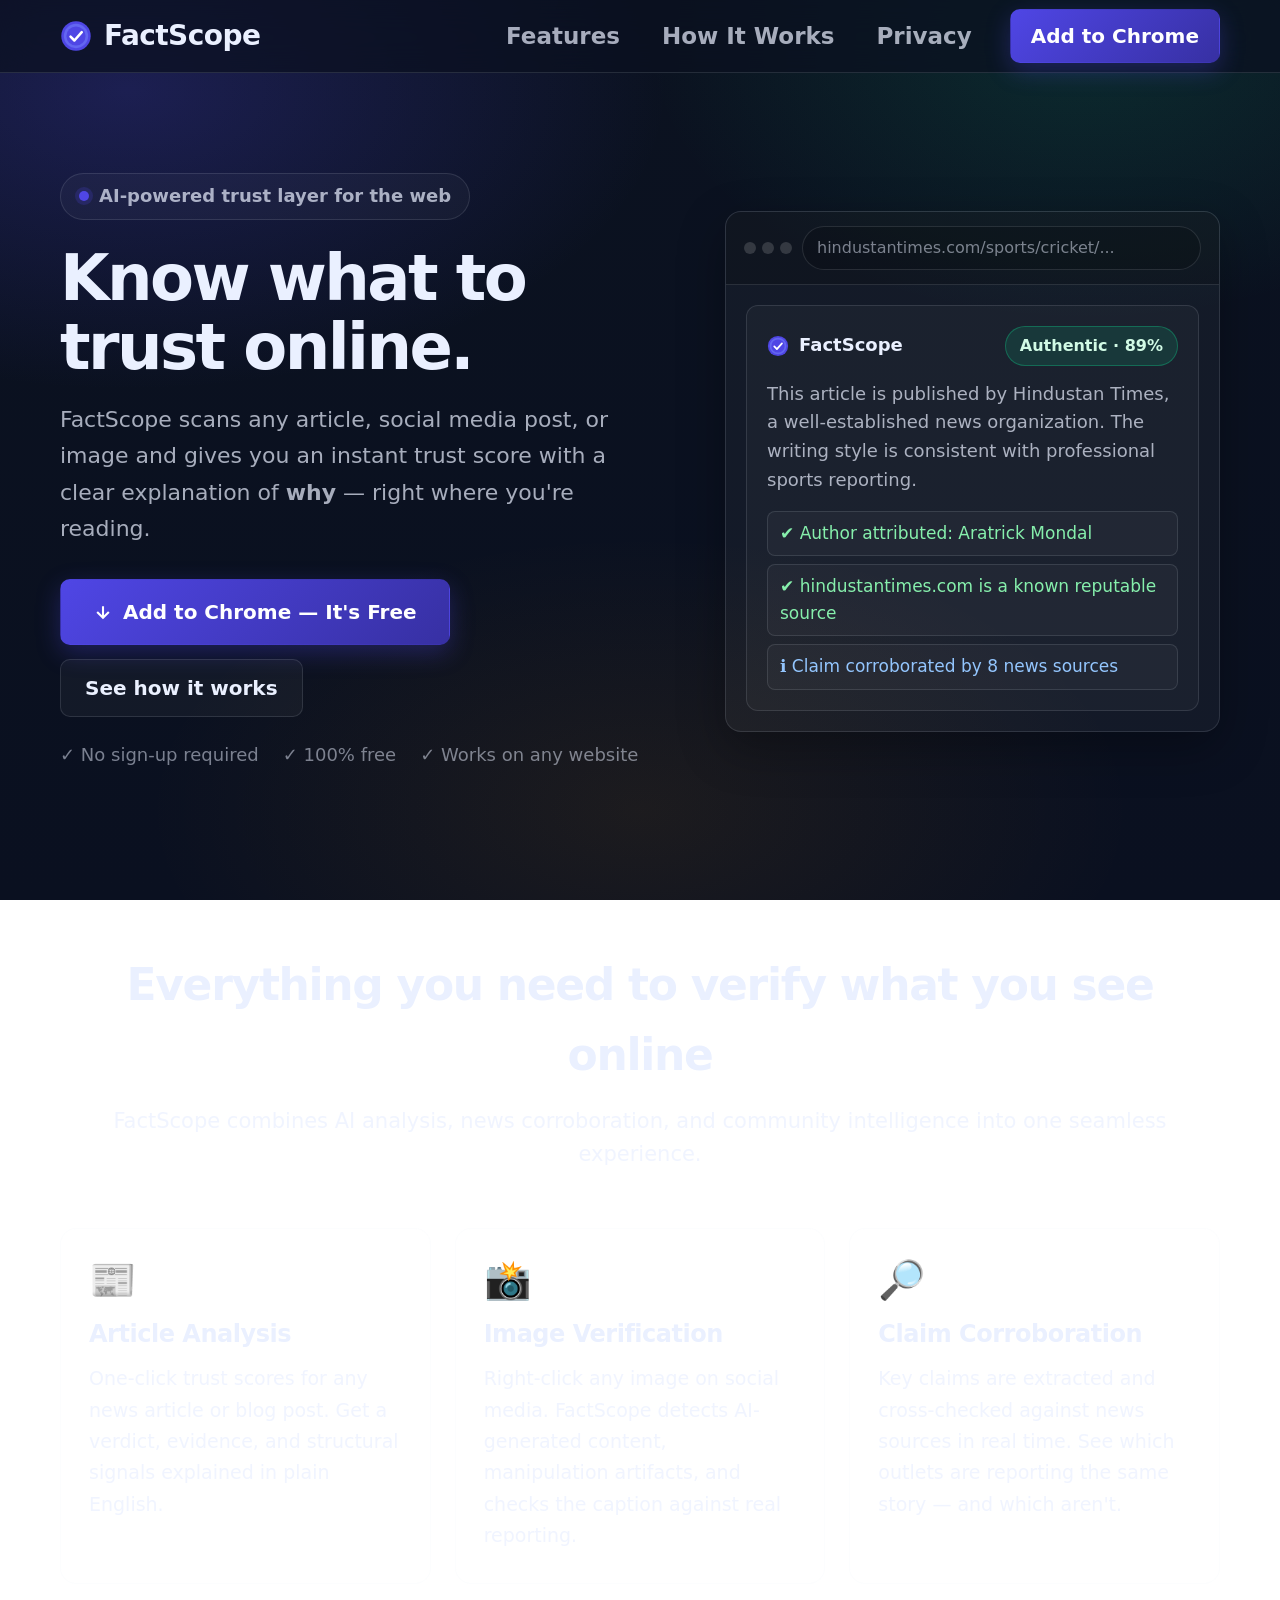
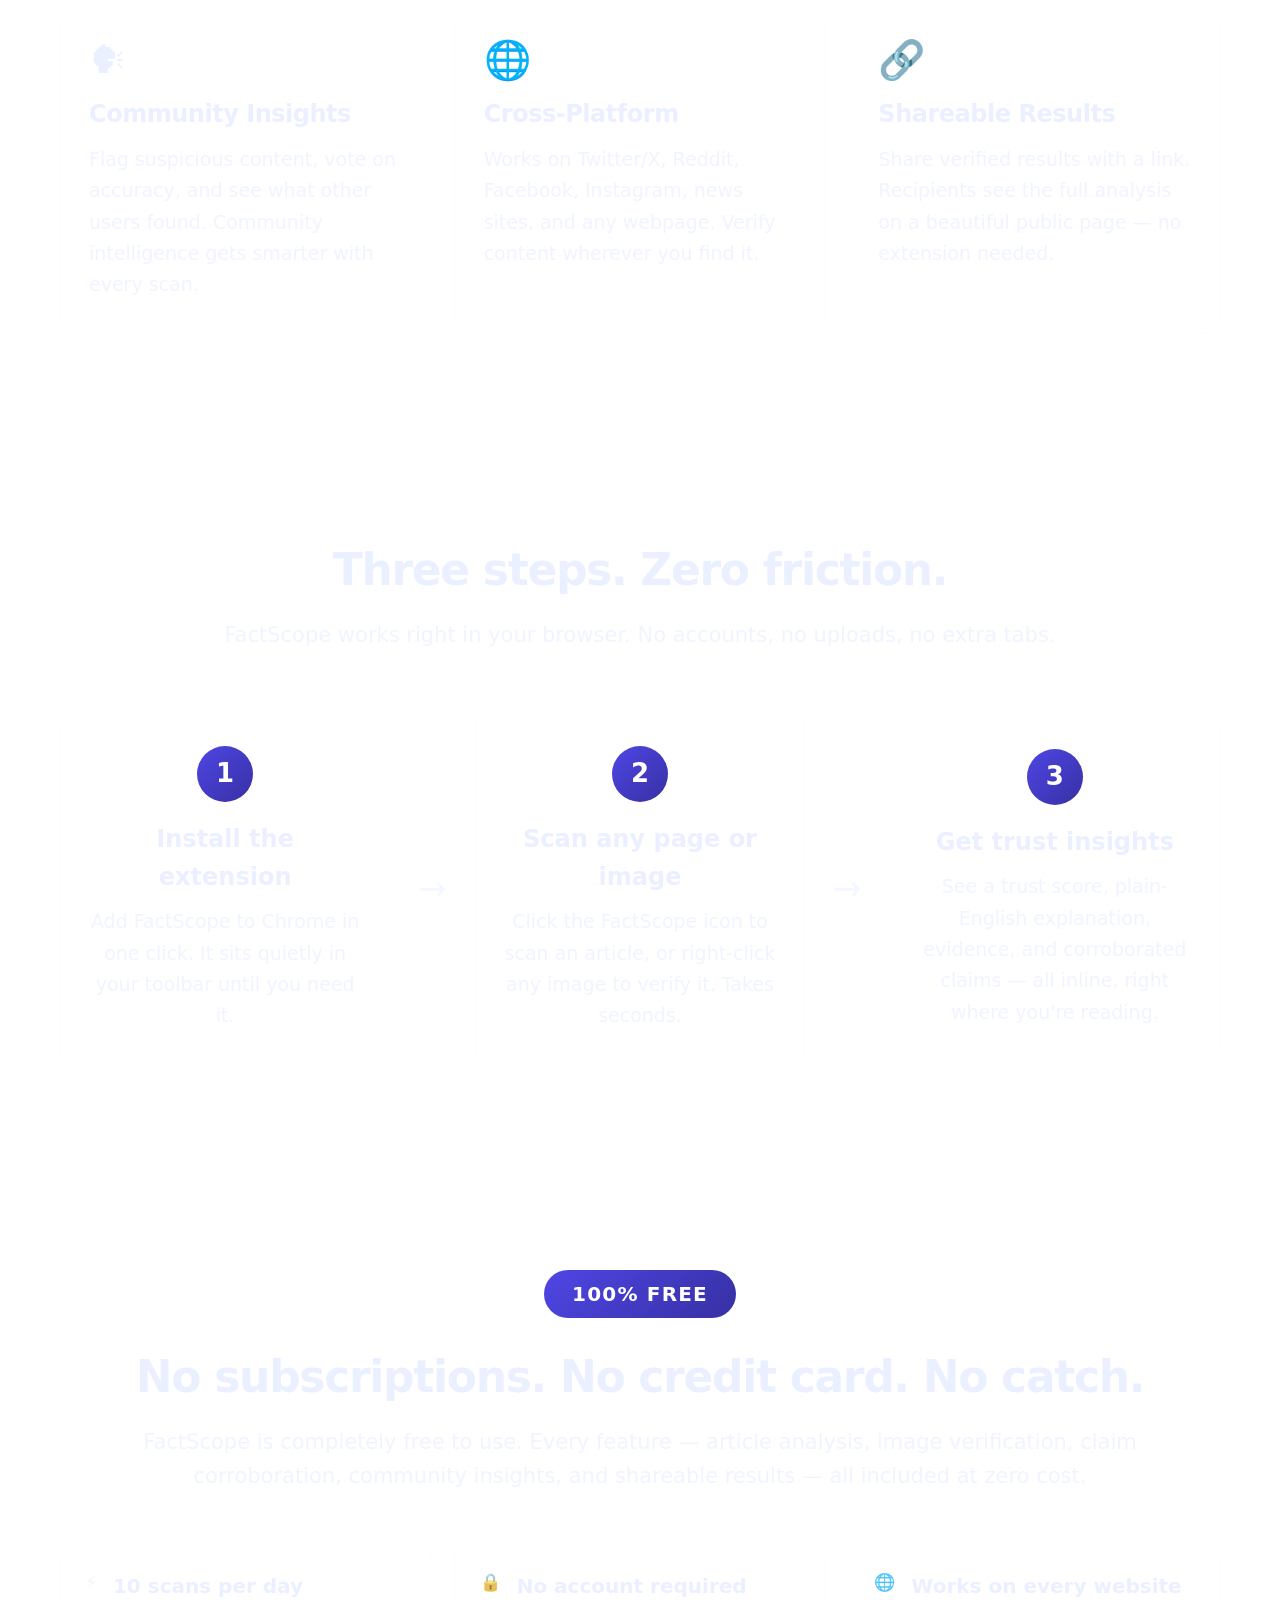
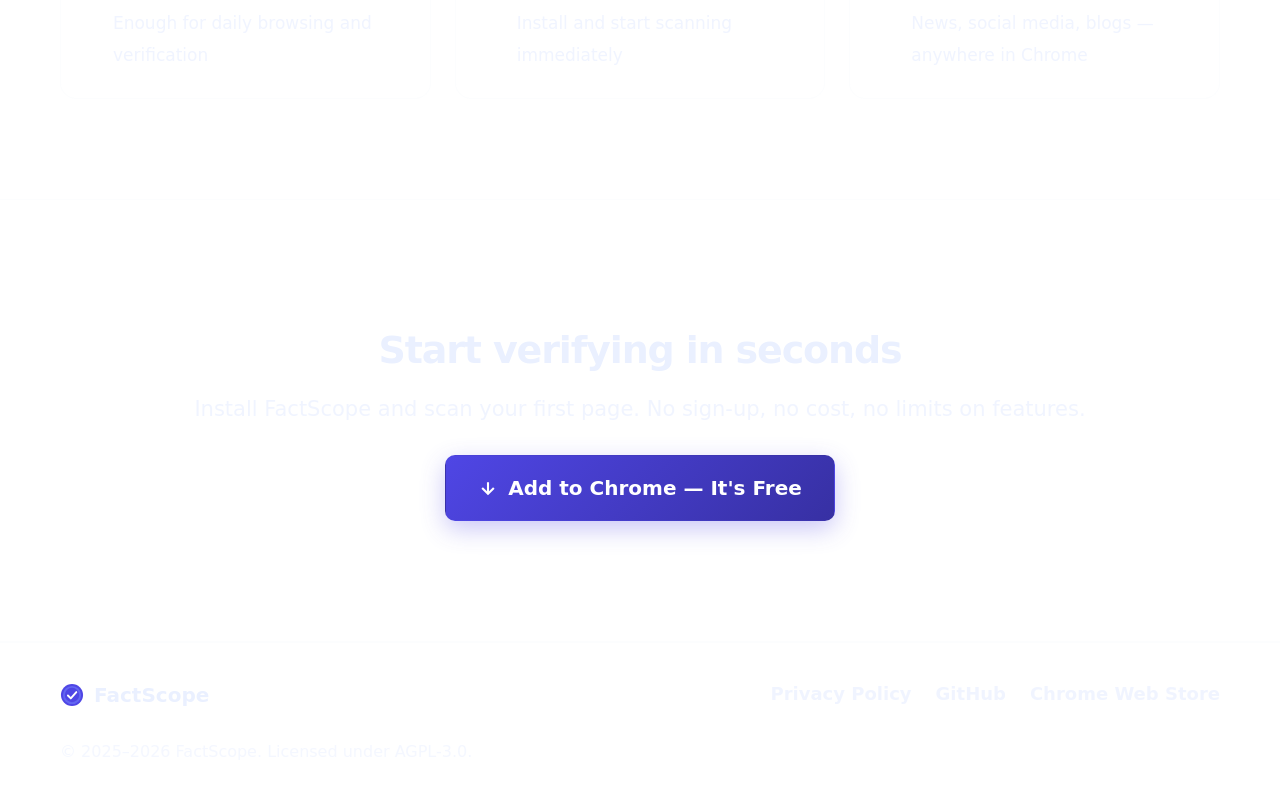
<file: index.html>
<!DOCTYPE html>
<html lang="en">
<head>
<meta charset="utf-8">
<meta name="viewport" content="width=device-width,initial-scale=1">
<title>FactScope — Know What to Trust Online</title>
<meta name="description" content="FactScope is a free AI-powered browser extension that scans any page or image and tells you if it's trustworthy — with evidence.">
<meta property="og:title" content="FactScope — Know What to Trust Online">
<meta property="og:description" content="Free AI-powered browser extension for real-time misinformation detection. Scan articles, images, and social media posts instantly.">
<meta property="og:type" content="website">
<meta property="og:site_name" content="FactScope">
<link rel="icon" href="assets/factscope-logo.svg" type="image/svg+xml">
<link rel="stylesheet" href="styles.css">
</head>
<body>

<header class="nav" id="top">
  <div class="nav-inner container-wide">
    <a class="brand" href="#top">
      <svg class="brand-logo" viewBox="0 0 100 100" width="32" height="32">
        <circle cx="50" cy="50" r="46" fill="#4F46E5"/>
        <circle cx="50" cy="50" r="38" fill="#6366F1"/>
        <circle cx="50" cy="50" r="30" fill="#4F46E5"/>
        <polyline points="33,52 45,64 68,38" fill="none" stroke="#fff" stroke-width="8" stroke-linecap="round" stroke-linejoin="round"/>
      </svg>
      <span class="brand-name">FactScope</span>
    </a>
    <nav class="nav-links" aria-label="Primary">
      <a href="#features">Features</a>
      <a href="#how-it-works">How It Works</a>
      <a href="privacy.html">Privacy</a>
    </nav>
    <a class="btn btn-primary btn-sm" href="#install">Add to Chrome</a>
  </div>
</header>

<main>

  <!-- ═══ Hero ═══════════════════════════════════════════════════════════ -->
  <section class="hero">
    <div class="container-wide hero-grid">
      <div class="hero-text">
        <div class="kicker">
          <span class="kicker-dot"></span>
          AI-powered trust layer for the web
        </div>
        <h1>Know what to trust online.</h1>
        <p class="subhead">
          FactScope scans any article, social media post, or image and gives you an instant trust score with a clear explanation of <strong>why</strong> — right where you're reading.
        </p>
        <div class="cta-row">
          <a class="btn btn-primary btn-lg" href="#install">
            <svg width="20" height="20" viewBox="0 0 24 24" fill="none" stroke="currentColor" stroke-width="2.5"><path d="M12 5v14M5 12l7 7 7-7"/></svg>
            Add to Chrome &mdash; It's Free
          </a>
          <a class="btn btn-ghost" href="#how-it-works">See how it works</a>
        </div>
        <div class="meta-row">
          <span>&#10003; No sign-up required</span>
          <span>&#10003; 100% free</span>
          <span>&#10003; Works on any website</span>
        </div>
      </div>

      <aside class="hero-panel" aria-label="FactScope result preview">
        <div class="panel-chrome">
          <span class="dot-row"><span class="win-dot"></span><span class="win-dot"></span><span class="win-dot"></span></span>
          <div class="addr-bar">hindustantimes.com/sports/cricket/...</div>
        </div>
        <div class="panel-body">
          <div class="mock-result">
            <div class="mock-header">
              <svg viewBox="0 0 100 100" width="22" height="22"><circle cx="50" cy="50" r="46" fill="#4F46E5"/><circle cx="50" cy="50" r="38" fill="#6366F1"/><circle cx="50" cy="50" r="30" fill="#4F46E5"/><polyline points="33,52 45,64 68,38" fill="none" stroke="#fff" stroke-width="8" stroke-linecap="round" stroke-linejoin="round"/></svg>
              <strong>FactScope</strong>
              <span class="mock-pill mock-pill-green">Authentic &middot; 89%</span>
            </div>
            <p class="mock-explanation">This article is published by Hindustan Times, a well-established news organization. The writing style is consistent with professional sports reporting.</p>
            <div class="mock-evidence">
              <div class="ev-item ev-green">&#10004; Author attributed: Aratrick Mondal</div>
              <div class="ev-item ev-green">&#10004; hindustantimes.com is a known reputable source</div>
              <div class="ev-item ev-blue">&#8505; Claim corroborated by 8 news sources</div>
            </div>
          </div>
        </div>
      </aside>
    </div>
  </section>

  <!-- ═══ Features ═══════════════════════════════════════════════════════ -->
  <section class="section" id="features">
    <div class="container-wide">
      <div class="section-header">
        <h2>Everything you need to verify what you see online</h2>
        <p class="section-sub">FactScope combines AI analysis, news corroboration, and community intelligence into one seamless experience.</p>
      </div>
      <div class="grid-3">
        <div class="feature-card">
          <div class="feature-icon">&#128240;</div>
          <h3>Article Analysis</h3>
          <p>One-click trust scores for any news article or blog post. Get a verdict, evidence, and structural signals explained in plain English.</p>
        </div>
        <div class="feature-card">
          <div class="feature-icon">&#128248;</div>
          <h3>Image Verification</h3>
          <p>Right-click any image on social media. FactScope detects AI-generated content, manipulation artifacts, and checks the caption against real reporting.</p>
        </div>
        <div class="feature-card">
          <div class="feature-icon">&#128270;</div>
          <h3>Claim Corroboration</h3>
          <p>Key claims are extracted and cross-checked against news sources in real time. See which outlets are reporting the same story — and which aren't.</p>
        </div>
        <div class="feature-card">
          <div class="feature-icon">&#128483;</div>
          <h3>Community Insights</h3>
          <p>Flag suspicious content, vote on accuracy, and see what other users found. Community intelligence gets smarter with every scan.</p>
        </div>
        <div class="feature-card">
          <div class="feature-icon">&#127760;</div>
          <h3>Cross-Platform</h3>
          <p>Works on Twitter/X, Reddit, Facebook, Instagram, news sites, and any webpage. Verify content wherever you find it.</p>
        </div>
        <div class="feature-card">
          <div class="feature-icon">&#128279;</div>
          <h3>Shareable Results</h3>
          <p>Share verified results with a link. Recipients see the full analysis on a beautiful public page — no extension needed.</p>
        </div>
      </div>
    </div>
  </section>

  <!-- ═══ How It Works ═══════════════════════════════════════════════════ -->
  <section class="section section-alt" id="how-it-works">
    <div class="container-wide">
      <div class="section-header">
        <h2>Three steps. Zero friction.</h2>
        <p class="section-sub">FactScope works right in your browser. No accounts, no uploads, no extra tabs.</p>
      </div>
      <div class="steps-grid">
        <div class="step-card">
          <div class="step-number">1</div>
          <h3>Install the extension</h3>
          <p>Add FactScope to Chrome in one click. It sits quietly in your toolbar until you need it.</p>
        </div>
        <div class="step-arrow">&#8594;</div>
        <div class="step-card">
          <div class="step-number">2</div>
          <h3>Scan any page or image</h3>
          <p>Click the FactScope icon to scan an article, or right-click any image to verify it. Takes seconds.</p>
        </div>
        <div class="step-arrow">&#8594;</div>
        <div class="step-card">
          <div class="step-number">3</div>
          <h3>Get trust insights</h3>
          <p>See a trust score, plain-English explanation, evidence, and corroborated claims — all inline, right where you're reading.</p>
        </div>
      </div>
    </div>
  </section>

  <!-- ═══ Free Banner ══════════════════════════════════════════════════ -->
  <section class="section" id="free-banner">
    <div class="container-wide free-banner-content">
      <div class="free-badge-large">100% Free</div>
      <h2>No subscriptions. No credit card. No catch.</h2>
      <p class="section-sub">FactScope is completely free to use. Every feature — article analysis, image verification, claim corroboration, community insights, and shareable results — all included at zero cost.</p>
      <div class="free-highlights">
        <div class="free-highlight-item">
          <span class="free-highlight-icon">&#9889;</span>
          <div>
            <strong>10 scans per day</strong>
            <span>Enough for daily browsing and verification</span>
          </div>
        </div>
        <div class="free-highlight-item">
          <span class="free-highlight-icon">&#128274;</span>
          <div>
            <strong>No account required</strong>
            <span>Install and start scanning immediately</span>
          </div>
        </div>
        <div class="free-highlight-item">
          <span class="free-highlight-icon">&#127760;</span>
          <div>
            <strong>Works on every website</strong>
            <span>News, social media, blogs — anywhere in Chrome</span>
          </div>
        </div>
      </div>
    </div>
  </section>

  <!-- ═══ CTA Banner ═════════════════════════════════════════════════════ -->
  <section class="section section-alt" id="install">
    <div class="container-wide cta-banner">
      <h2>Start verifying in seconds</h2>
      <p>Install FactScope and scan your first page. No sign-up, no cost, no limits on features.</p>
      <a class="btn btn-primary btn-lg" href="#">
        <svg width="20" height="20" viewBox="0 0 24 24" fill="none" stroke="currentColor" stroke-width="2.5"><path d="M12 5v14M5 12l7 7 7-7"/></svg>
        Add to Chrome &mdash; It's Free
      </a>
    </div>
  </section>

</main>

<footer class="footer">
  <div class="container-wide footer-inner">
    <div class="footer-brand">
      <svg viewBox="0 0 100 100" width="24" height="24"><circle cx="50" cy="50" r="46" fill="#4F46E5"/><circle cx="50" cy="50" r="38" fill="#6366F1"/><circle cx="50" cy="50" r="30" fill="#4F46E5"/><polyline points="33,52 45,64 68,38" fill="none" stroke="#fff" stroke-width="8" stroke-linecap="round" stroke-linejoin="round"/></svg>
      <span>FactScope</span>
    </div>
    <div class="footer-links">
      <a href="privacy.html">Privacy Policy</a>
      <a href="https://github.com/ARS-Technica/factscope" target="_blank" rel="noopener">GitHub</a>
      <a href="#">Chrome Web Store</a>
    </div>
    <div class="footer-copy">&copy; 2025&ndash;2026 FactScope. Licensed under AGPL-3.0.</div>
  </div>
</footer>

<script src="site.js"></script>
</body>
</html>
</file>
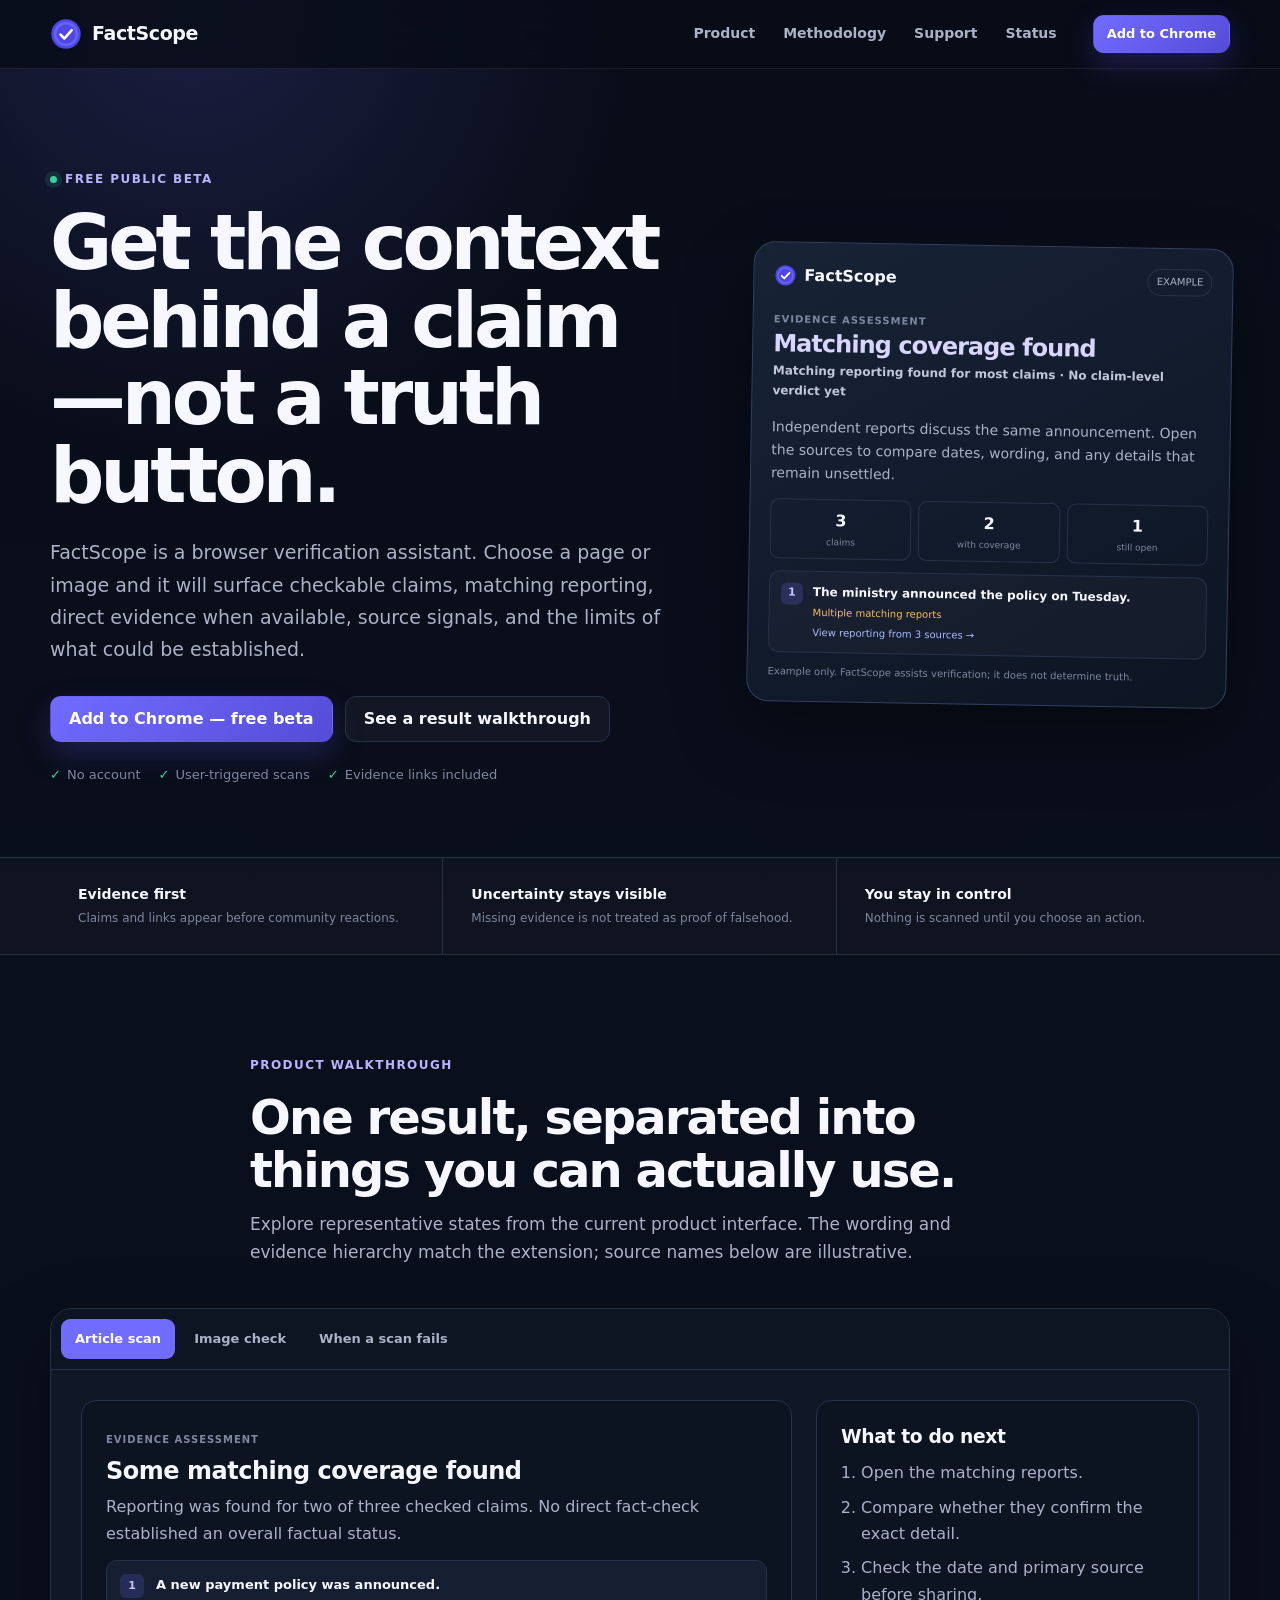
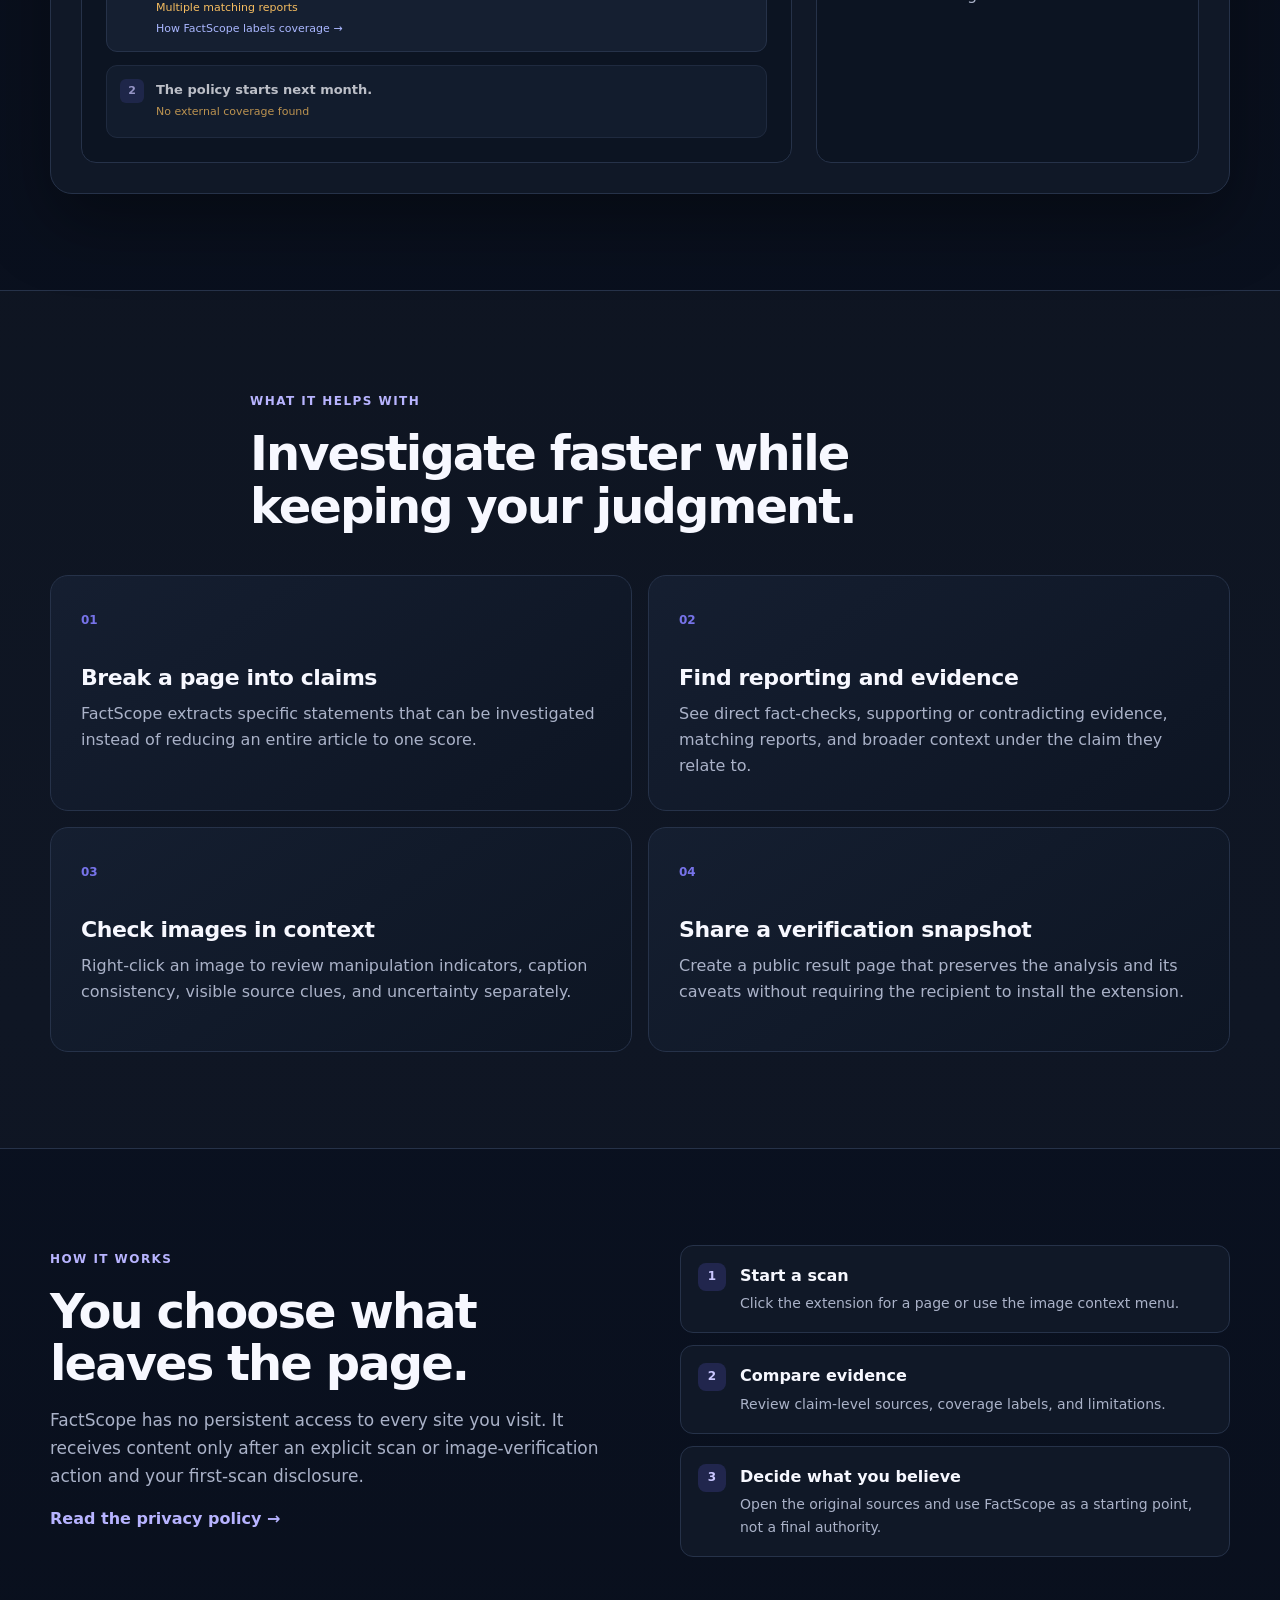
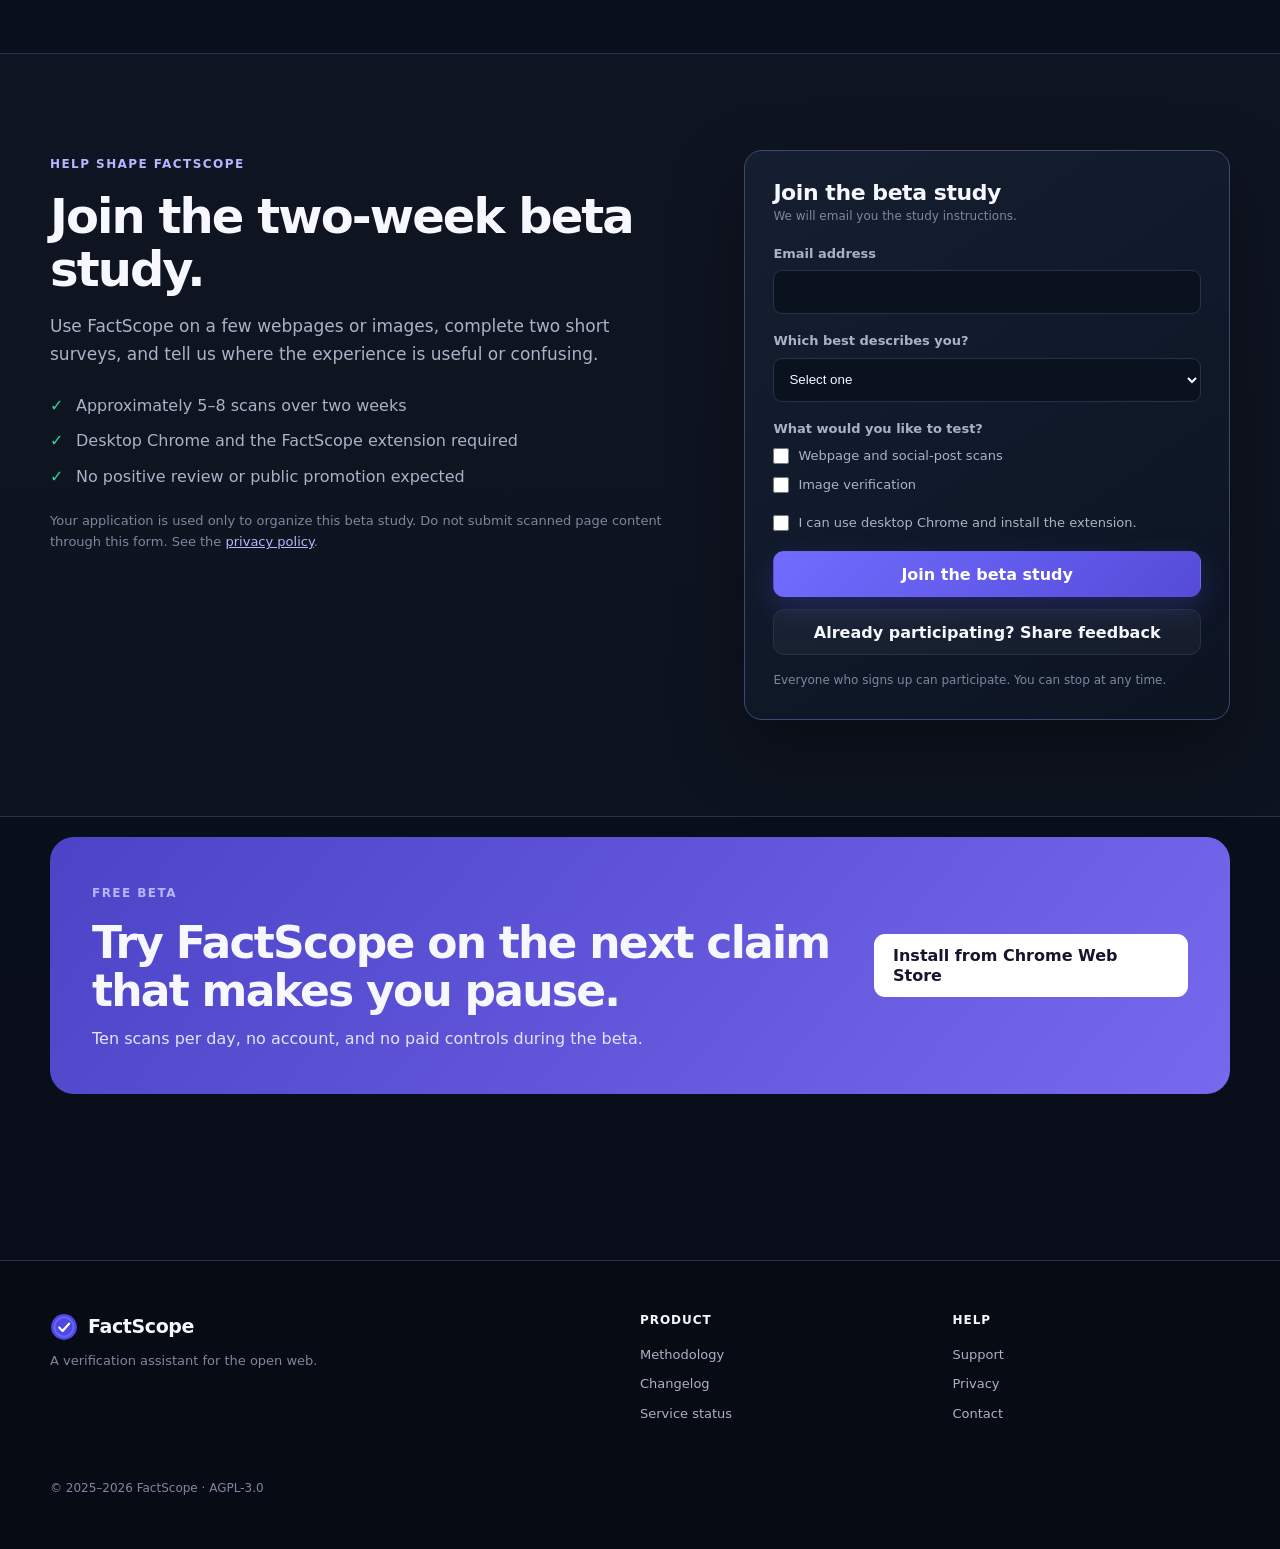
<file: frontend/site/index.html>
<!DOCTYPE html>
<html lang="en">
<head>
<meta charset="utf-8">
<meta name="viewport" content="width=device-width,initial-scale=1">
<title>FactScope — Context for what you read online</title>
<meta name="description" content="FactScope is a free Chrome verification assistant that checks claims, finds matching reporting, and explains uncertainty for pages and images you choose to scan.">
<meta property="og:title" content="FactScope — Context for what you read online">
<meta property="og:description" content="Check claims, compare reporting, and understand uncertainty without leaving the page you're reading.">
<meta property="og:type" content="website">
<meta property="og:site_name" content="FactScope">
<link rel="icon" href="assets/factscope-logo.svg" type="image/svg+xml">
<link rel="stylesheet" href="styles.css">
</head>
<body>
<header class="nav" id="top">
  <div class="nav-inner container">
    <a class="brand" href="index.html" aria-label="FactScope home"><img src="assets/factscope-logo.svg" alt="" width="32" height="32"><span>FactScope</span></a>
    <button class="nav-toggle" type="button" aria-expanded="false" aria-controls="primary-nav">Menu</button>
    <nav class="nav-links" id="primary-nav" aria-label="Primary">
      <a href="#product">Product</a><a href="methodology.html">Methodology</a><a href="support.html">Support</a><a href="status.html">Status</a>
    </nav>
    <a class="btn btn-primary btn-small nav-install" href="https://chromewebstore.google.com/detail/cmmkbibkldbifbiefgebcecdakljejjd?utm_source=item-share-cb" target="_blank" rel="noopener noreferrer">Add to Chrome</a>
  </div>
</header>
<main>
  <section class="hero">
    <div class="container hero-grid">
      <div class="hero-copy">
        <span class="eyebrow"><span class="live-dot"></span> Free public beta</span>
        <h1>Get the context behind a claim—not a truth button.</h1>
        <p class="lead">FactScope is a browser verification assistant. Choose a page or image and it will surface checkable claims, matching reporting, direct evidence when available, source signals, and the limits of what could be established.</p>
        <div class="actions">
          <a class="btn btn-primary" href="https://chromewebstore.google.com/detail/cmmkbibkldbifbiefgebcecdakljejjd?utm_source=item-share-cb" target="_blank" rel="noopener noreferrer">Add to Chrome — free beta</a>
          <a class="btn btn-secondary" href="#demo">See a result walkthrough</a>
        </div>
        <ul class="hero-facts" aria-label="Product facts"><li>No account</li><li>User-triggered scans</li><li>Evidence links included</li></ul>
      </div>
      <aside class="result-preview" aria-label="Example FactScope article result">
        <div class="preview-top"><span class="preview-brand"><img src="assets/factscope-logo.svg" alt="" width="22" height="22">FactScope</span><span class="preview-chip">Example</span></div>
        <p class="preview-kicker">Evidence assessment</p>
        <h2>Matching coverage found</h2>
        <p class="preview-meta">Matching reporting found for most claims · No claim-level verdict yet</p>
        <p class="preview-summary">Independent reports discuss the same announcement. Open the sources to compare dates, wording, and any details that remain unsettled.</p>
        <div class="preview-counts"><span><strong>3</strong> claims</span><span><strong>2</strong> with coverage</span><span><strong>1</strong> still open</span></div>
        <article class="preview-claim"><span class="claim-index">1</span><div><strong>The ministry announced the policy on Tuesday.</strong><small>Multiple matching reports</small><a href="#demo">View reporting from 3 sources →</a></div></article>
        <p class="preview-note">Example only. FactScope assists verification; it does not determine truth.</p>
      </aside>
    </div>
  </section>

  <section class="trust-strip" aria-label="FactScope principles">
    <div class="container trust-grid"><div><strong>Evidence first</strong><span>Claims and links appear before community reactions.</span></div><div><strong>Uncertainty stays visible</strong><span>Missing evidence is not treated as proof of falsehood.</span></div><div><strong>You stay in control</strong><span>Nothing is scanned until you choose an action.</span></div></div>
  </section>

  <section class="section" id="demo">
    <div class="container narrow-heading"><span class="eyebrow">Product walkthrough</span><h2>One result, separated into things you can actually use.</h2><p>Explore representative states from the current product interface. The wording and evidence hierarchy match the extension; source names below are illustrative.</p></div>
    <div class="container demo-shell">
      <div class="demo-tabs" role="tablist" aria-label="Result examples">
        <button role="tab" aria-selected="true" data-demo-target="article-demo">Article scan</button>
        <button role="tab" aria-selected="false" data-demo-target="image-demo">Image check</button>
        <button role="tab" aria-selected="false" data-demo-target="recovery-demo">When a scan fails</button>
      </div>
      <div class="demo-stage">
        <section class="demo-panel active" id="article-demo" role="tabpanel">
          <div class="demo-result"><span class="result-label">Evidence assessment</span><h3>Some matching coverage found</h3><p>Reporting was found for two of three checked claims. No direct fact-check established an overall factual status.</p><div class="demo-claim"><b>1</b><div><strong>A new payment policy was announced.</strong><span>Multiple matching reports</span><a href="methodology.html">How FactScope labels coverage →</a></div></div><div class="demo-claim muted"><b>2</b><div><strong>The policy starts next month.</strong><span>No external coverage found</span></div></div></div>
          <div class="demo-explain"><h3>What to do next</h3><ol><li>Open the matching reports.</li><li>Compare whether they confirm the exact detail.</li><li>Check the date and primary source before sharing.</li></ol></div>
        </section>
        <section class="demo-panel" id="image-demo" role="tabpanel" hidden>
          <div class="demo-result"><span class="result-label">Visual manipulation assessment</span><h3>Possible editing or compositing</h3><p>Visual indicators suggest the image may combine elements. Editing alone does not establish deceptive use.</p><div class="mini-grid"><div><small>Caption consistency</small><strong>Matching reporting found</strong></div><div><small>Visible source clues</small><strong>No visible credit detected</strong></div></div></div>
          <div class="demo-explain"><h3>Three separate questions</h3><p>FactScope keeps visual editing, caption evidence, and visible provenance separate so one clue does not become a sweeping authenticity verdict.</p></div>
        </section>
        <section class="demo-panel" id="recovery-demo" role="tabpanel" hidden>
          <div class="demo-result recovery-card"><span class="recovery-icon">◷</span><h3>FactScope is waking up</h3><p>The free beta service may need a moment to start after being idle.</p><button class="btn btn-primary" type="button" disabled>Try again in a moment</button></div>
          <div class="demo-explain"><h3>Failures are not verdicts</h3><p>Offline, timeout, provider, blocked-image, and unsupported-page states are shown explicitly. A technical failure never appears as a low trust score.</p></div>
        </section>
      </div>
    </div>
  </section>

  <section class="section section-alt" id="product">
    <div class="container narrow-heading"><span class="eyebrow">What it helps with</span><h2>Investigate faster while keeping your judgment.</h2></div>
    <div class="container feature-grid">
      <article class="feature-card"><span class="feature-number">01</span><h3>Break a page into claims</h3><p>FactScope extracts specific statements that can be investigated instead of reducing an entire article to one score.</p></article>
      <article class="feature-card"><span class="feature-number">02</span><h3>Find reporting and evidence</h3><p>See direct fact-checks, supporting or contradicting evidence, matching reports, and broader context under the claim they relate to.</p></article>
      <article class="feature-card"><span class="feature-number">03</span><h3>Check images in context</h3><p>Right-click an image to review manipulation indicators, caption consistency, visible source clues, and uncertainty separately.</p></article>
      <article class="feature-card"><span class="feature-number">04</span><h3>Share a verification snapshot</h3><p>Create a public result page that preserves the analysis and its caveats without requiring the recipient to install the extension.</p></article>
    </div>
  </section>

  <section class="section">
    <div class="container split-section">
      <div><span class="eyebrow">How it works</span><h2>You choose what leaves the page.</h2><p class="section-copy">FactScope has no persistent access to every site you visit. It receives content only after an explicit scan or image-verification action and your first-scan disclosure.</p><a class="text-link" href="privacy.html">Read the privacy policy →</a></div>
      <ol class="process-list"><li><span>1</span><div><strong>Start a scan</strong><p>Click the extension for a page or use the image context menu.</p></div></li><li><span>2</span><div><strong>Compare evidence</strong><p>Review claim-level sources, coverage labels, and limitations.</p></div></li><li><span>3</span><div><strong>Decide what you believe</strong><p>Open the original sources and use FactScope as a starting point, not a final authority.</p></div></li></ol>
    </div>
  </section>


  <section class="section section-alt beta-study" id="beta-study">
    <div class="container beta-study-grid">
      <div class="beta-study-copy">
        <span class="eyebrow">Help shape FactScope</span>
        <h2>Join the two-week beta study.</h2>
        <p class="section-copy">Use FactScope on a few webpages or images, complete two short surveys, and tell us where the experience is useful or confusing.</p>
        <ul class="beta-study-facts">
          <li>Approximately 5–8 scans over two weeks</li>
          <li>Desktop Chrome and the FactScope extension required</li>
          <li>No positive review or public promotion expected</li>
        </ul>
        <p class="beta-study-privacy">Your application is used only to organize this beta study. Do not submit scanned page content through this form. See the <a href="privacy.html">privacy policy</a>.</p>
      </div>
      <form class="beta-study-form" name="factscope-beta-study" action="/beta-thanks.html" method="POST" data-netlify="true" netlify-honeypot="website">
        <input type="hidden" name="form-name" value="factscope-beta-study">
        <p class="form-honeypot"><label>Leave this field empty <input name="website" tabindex="-1" autocomplete="off"></label></p>
        <div class="form-heading"><h3>Join the beta study</h3><p>We will email you the study instructions.</p></div>
        <label>Email address<input type="email" name="email" autocomplete="email" required></label>
        <label>Which best describes you?
          <select name="role" required>
            <option value="" selected disabled>Select one</option>
            <option value="student">Student</option>
            <option value="journalism-media">Journalism or media</option>
            <option value="research-education">Research or education</option>
            <option value="general-user">General internet user</option>
            <option value="other">Other</option>
          </select>
        </label>
        <fieldset>
          <legend>What would you like to test?</legend>
          <label class="check-row"><input type="checkbox" name="test-interest" value="webpages"> Webpage and social-post scans</label>
          <label class="check-row"><input type="checkbox" name="test-interest" value="images"> Image verification</label>
        </fieldset>
        <label class="check-row"><input type="checkbox" name="desktop-chrome" value="confirmed" required> I can use desktop Chrome and install the extension.</label>
        <div class="beta-form-actions">
          <button class="btn btn-primary" type="submit">Join the beta study</button>
          <a class="btn btn-secondary" href="beta-feedback.html">Already participating? Share feedback</a>
        </div>
        <p class="form-note">Everyone who signs up can participate. You can stop at any time.</p>
      </form>
    </div>
  </section>

  <section class="section callout-section">
    <div class="container callout"><div><span class="eyebrow">Free beta</span><h2>Try FactScope on the next claim that makes you pause.</h2><p>Ten scans per day, no account, and no paid controls during the beta.</p></div><a class="btn btn-light" href="https://chromewebstore.google.com/detail/cmmkbibkldbifbiefgebcecdakljejjd?utm_source=item-share-cb" target="_blank" rel="noopener noreferrer">Install from Chrome Web Store</a></div>
  </section>
</main>
<footer class="footer"><div class="container footer-grid"><div><a class="brand" href="index.html"><img src="assets/factscope-logo.svg" alt="" width="28" height="28"><span>FactScope</span></a><p>A verification assistant for the open web.</p></div><div><strong>Product</strong><a href="methodology.html">Methodology</a><a href="changelog.html">Changelog</a><a href="status.html">Service status</a></div><div><strong>Help</strong><a href="support.html">Support</a><a href="privacy.html">Privacy</a><a href="mailto:factscope@gmail.com">Contact</a></div><p class="footer-copy">© 2025–2026 FactScope · AGPL-3.0</p></div></footer>
<script src="site.js"></script>
</body>
</html>
</file>
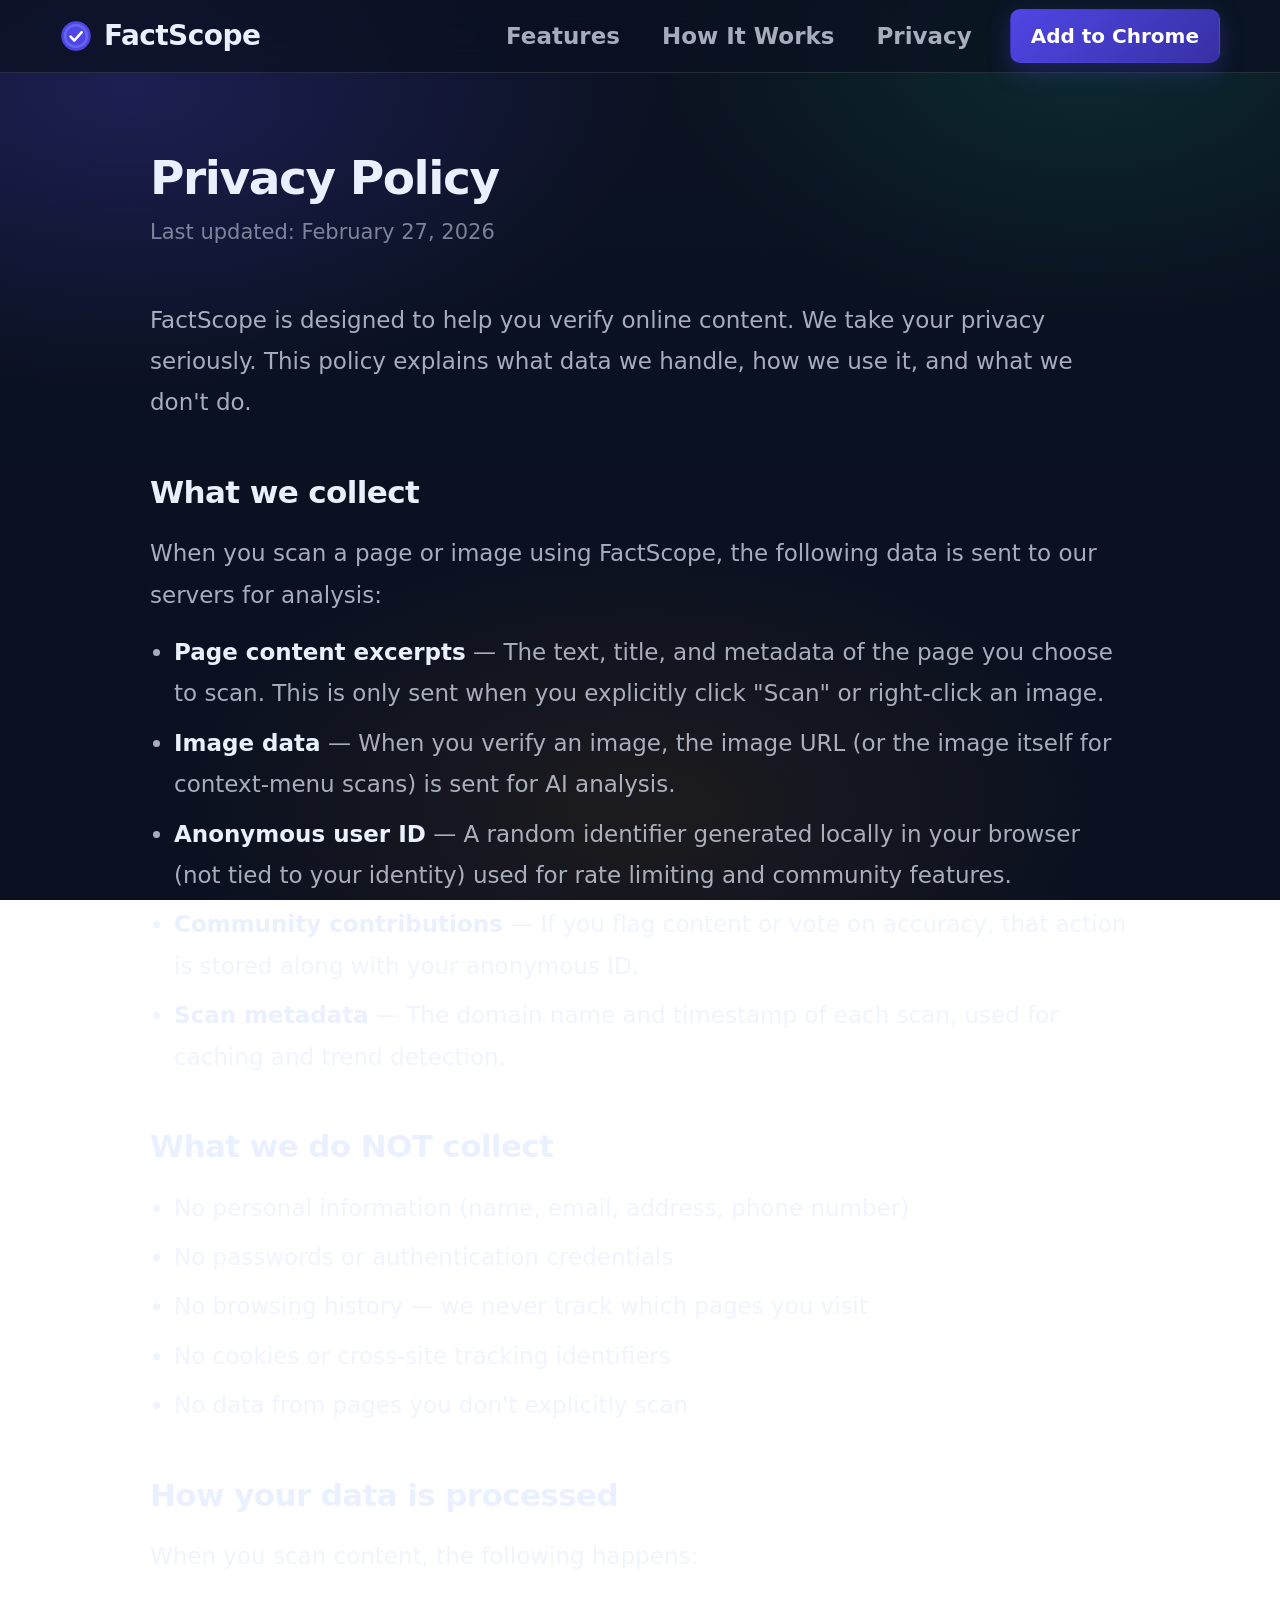
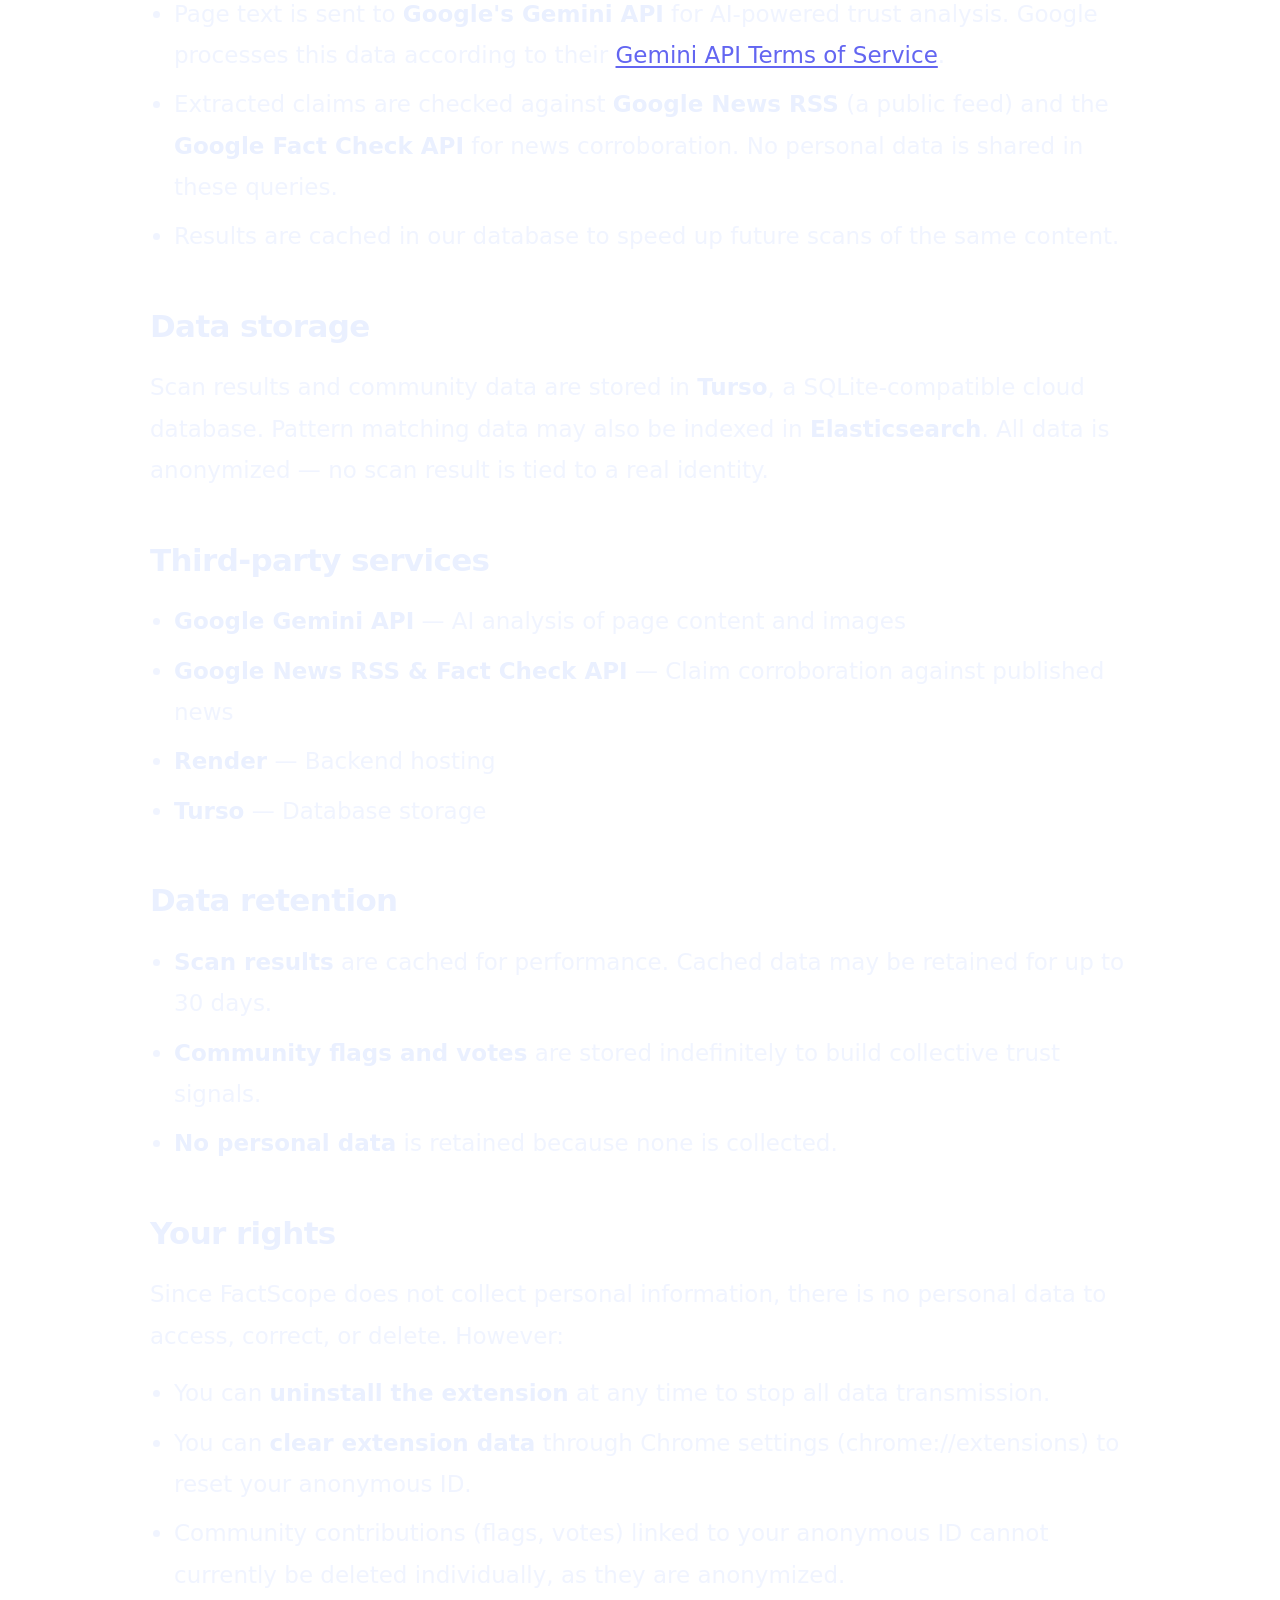
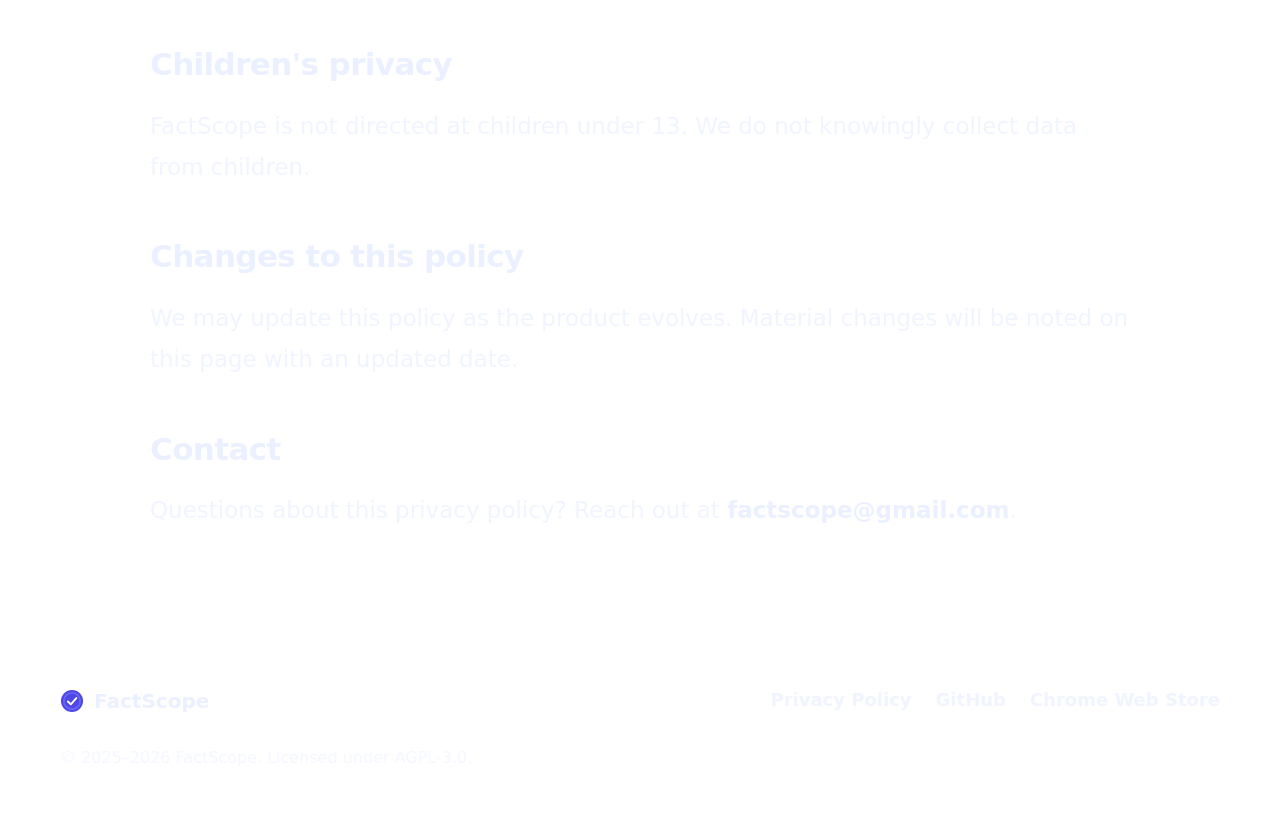
<file: privacy.html>
<!DOCTYPE html>
<html lang="en">
<head>
<meta charset="utf-8">
<meta name="viewport" content="width=device-width,initial-scale=1">
<title>Privacy Policy — FactScope</title>
<meta name="description" content="FactScope privacy policy. Learn what data we collect, how we use it, and your rights.">
<link rel="icon" href="assets/factscope-logo.svg" type="image/svg+xml">
<link rel="stylesheet" href="styles.css">
<style>
  .policy { max-width: 1100px; margin: 0 auto; padding: 80px 60px 100px; }
  .policy h1 { font-size: 47px; margin-bottom: 10px; letter-spacing: -0.03em; }
  .policy .updated { color: var(--muted2); font-size: 21px; margin-bottom: 48px; }
  .policy h2 { font-size: 31px; margin: 44px 0 16px; letter-spacing: -0.02em; }
  .policy p, .policy li { color: var(--muted); font-size: 23px; line-height: 1.8; }
  .policy p { margin-bottom: 16px; }
  .policy ul { padding-left: 24px; margin-bottom: 16px; }
  .policy li { margin-bottom: 8px; }
  .policy strong { color: var(--text); }
  .policy a { color: var(--accent-light); text-decoration: underline; text-underline-offset: 3px; }
  .policy a:hover { color: var(--text); }
  @media (max-width: 600px) {
    .policy { padding: 32px 16px 48px; }
    .policy h1 { font-size: 28px; }
    .policy .updated { font-size: 15px; margin-bottom: 28px; }
    .policy h2 { font-size: 22px; margin: 28px 0 12px; }
    .policy p, .policy li { font-size: 16px; line-height: 1.7; }
    .policy ul { padding-left: 18px; }
  }
</style>
</head>
<body>

<header class="nav">
  <div class="nav-inner container-wide">
    <a class="brand" href="index.html">
      <svg class="brand-logo" viewBox="0 0 100 100" width="32" height="32">
        <circle cx="50" cy="50" r="46" fill="#4F46E5"/>
        <circle cx="50" cy="50" r="38" fill="#6366F1"/>
        <circle cx="50" cy="50" r="30" fill="#4F46E5"/>
        <polyline points="33,52 45,64 68,38" fill="none" stroke="#fff" stroke-width="8" stroke-linecap="round" stroke-linejoin="round"/>
      </svg>
      <span class="brand-name">FactScope</span>
    </a>
    <nav class="nav-links" aria-label="Primary">
      <a href="index.html#features">Features</a>
      <a href="index.html#how-it-works">How It Works</a>
      <a href="privacy.html">Privacy</a>
    </nav>
    <a class="btn btn-primary btn-sm" href="index.html#install">Add to Chrome</a>
  </div>
</header>

<main class="policy">

  <h1>Privacy Policy</h1>
  <p class="updated">Last updated: February 27, 2026</p>

  <p>FactScope is designed to help you verify online content. We take your privacy seriously. This policy explains what data we handle, how we use it, and what we don't do.</p>

  <h2>What we collect</h2>
  <p>When you scan a page or image using FactScope, the following data is sent to our servers for analysis:</p>
  <ul>
    <li><strong>Page content excerpts</strong> — The text, title, and metadata of the page you choose to scan. This is only sent when you explicitly click "Scan" or right-click an image.</li>
    <li><strong>Image data</strong> — When you verify an image, the image URL (or the image itself for context-menu scans) is sent for AI analysis.</li>
    <li><strong>Anonymous user ID</strong> — A random identifier generated locally in your browser (not tied to your identity) used for rate limiting and community features.</li>
    <li><strong>Community contributions</strong> — If you flag content or vote on accuracy, that action is stored along with your anonymous ID.</li>
    <li><strong>Scan metadata</strong> — The domain name and timestamp of each scan, used for caching and trend detection.</li>
  </ul>

  <h2>What we do NOT collect</h2>
  <ul>
    <li>No personal information (name, email, address, phone number)</li>
    <li>No passwords or authentication credentials</li>
    <li>No browsing history — we never track which pages you visit</li>
    <li>No cookies or cross-site tracking identifiers</li>
    <li>No data from pages you don't explicitly scan</li>
  </ul>

  <h2>How your data is processed</h2>
  <p>When you scan content, the following happens:</p>
  <ul>
    <li>Page text is sent to <strong>Google's Gemini API</strong> for AI-powered trust analysis. Google processes this data according to their <a href="https://ai.google.dev/gemini-api/terms" target="_blank" rel="noopener">Gemini API Terms of Service</a>.</li>
    <li>Extracted claims are checked against <strong>Google News RSS</strong> (a public feed) and the <strong>Google Fact Check API</strong> for news corroboration. No personal data is shared in these queries.</li>
    <li>Results are cached in our database to speed up future scans of the same content.</li>
  </ul>

  <h2>Data storage</h2>
  <p>Scan results and community data are stored in <strong>Turso</strong>, a SQLite-compatible cloud database. Pattern matching data may also be indexed in <strong>Elasticsearch</strong>. All data is anonymized — no scan result is tied to a real identity.</p>

  <h2>Third-party services</h2>
  <ul>
    <li><strong>Google Gemini API</strong> — AI analysis of page content and images</li>
    <li><strong>Google News RSS &amp; Fact Check API</strong> — Claim corroboration against published news</li>
    <li><strong>Render</strong> — Backend hosting</li>
    <li><strong>Turso</strong> — Database storage</li>
  </ul>

  <h2>Data retention</h2>
  <ul>
    <li><strong>Scan results</strong> are cached for performance. Cached data may be retained for up to 30 days.</li>
    <li><strong>Community flags and votes</strong> are stored indefinitely to build collective trust signals.</li>
    <li><strong>No personal data</strong> is retained because none is collected.</li>
  </ul>

  <h2>Your rights</h2>
  <p>Since FactScope does not collect personal information, there is no personal data to access, correct, or delete. However:</p>
  <ul>
    <li>You can <strong>uninstall the extension</strong> at any time to stop all data transmission.</li>
    <li>You can <strong>clear extension data</strong> through Chrome settings (chrome://extensions) to reset your anonymous ID.</li>
    <li>Community contributions (flags, votes) linked to your anonymous ID cannot currently be deleted individually, as they are anonymized.</li>
  </ul>

  <h2>Children's privacy</h2>
  <p>FactScope is not directed at children under 13. We do not knowingly collect data from children.</p>

  <h2>Changes to this policy</h2>
  <p>We may update this policy as the product evolves. Material changes will be noted on this page with an updated date.</p>

  <h2>Contact</h2>
  <p>Questions about this privacy policy? Reach out at <strong>factscope@gmail.com</strong>.</p>

</main>

<footer class="footer">
  <div class="container-wide footer-inner">
    <div class="footer-brand">
      <svg viewBox="0 0 100 100" width="24" height="24"><circle cx="50" cy="50" r="46" fill="#4F46E5"/><circle cx="50" cy="50" r="38" fill="#6366F1"/><circle cx="50" cy="50" r="30" fill="#4F46E5"/><polyline points="33,52 45,64 68,38" fill="none" stroke="#fff" stroke-width="8" stroke-linecap="round" stroke-linejoin="round"/></svg>
      <span>FactScope</span>
    </div>
    <div class="footer-links">
      <a href="privacy.html">Privacy Policy</a>
      <a href="https://github.com/ARS-Technica/factscope" target="_blank" rel="noopener">GitHub</a>
      <a href="#">Chrome Web Store</a>
    </div>
    <div class="footer-copy">&copy; 2025&ndash;2026 FactScope. Licensed under AGPL-3.0.</div>
  </div>
</footer>

</body>
</html>
</file>
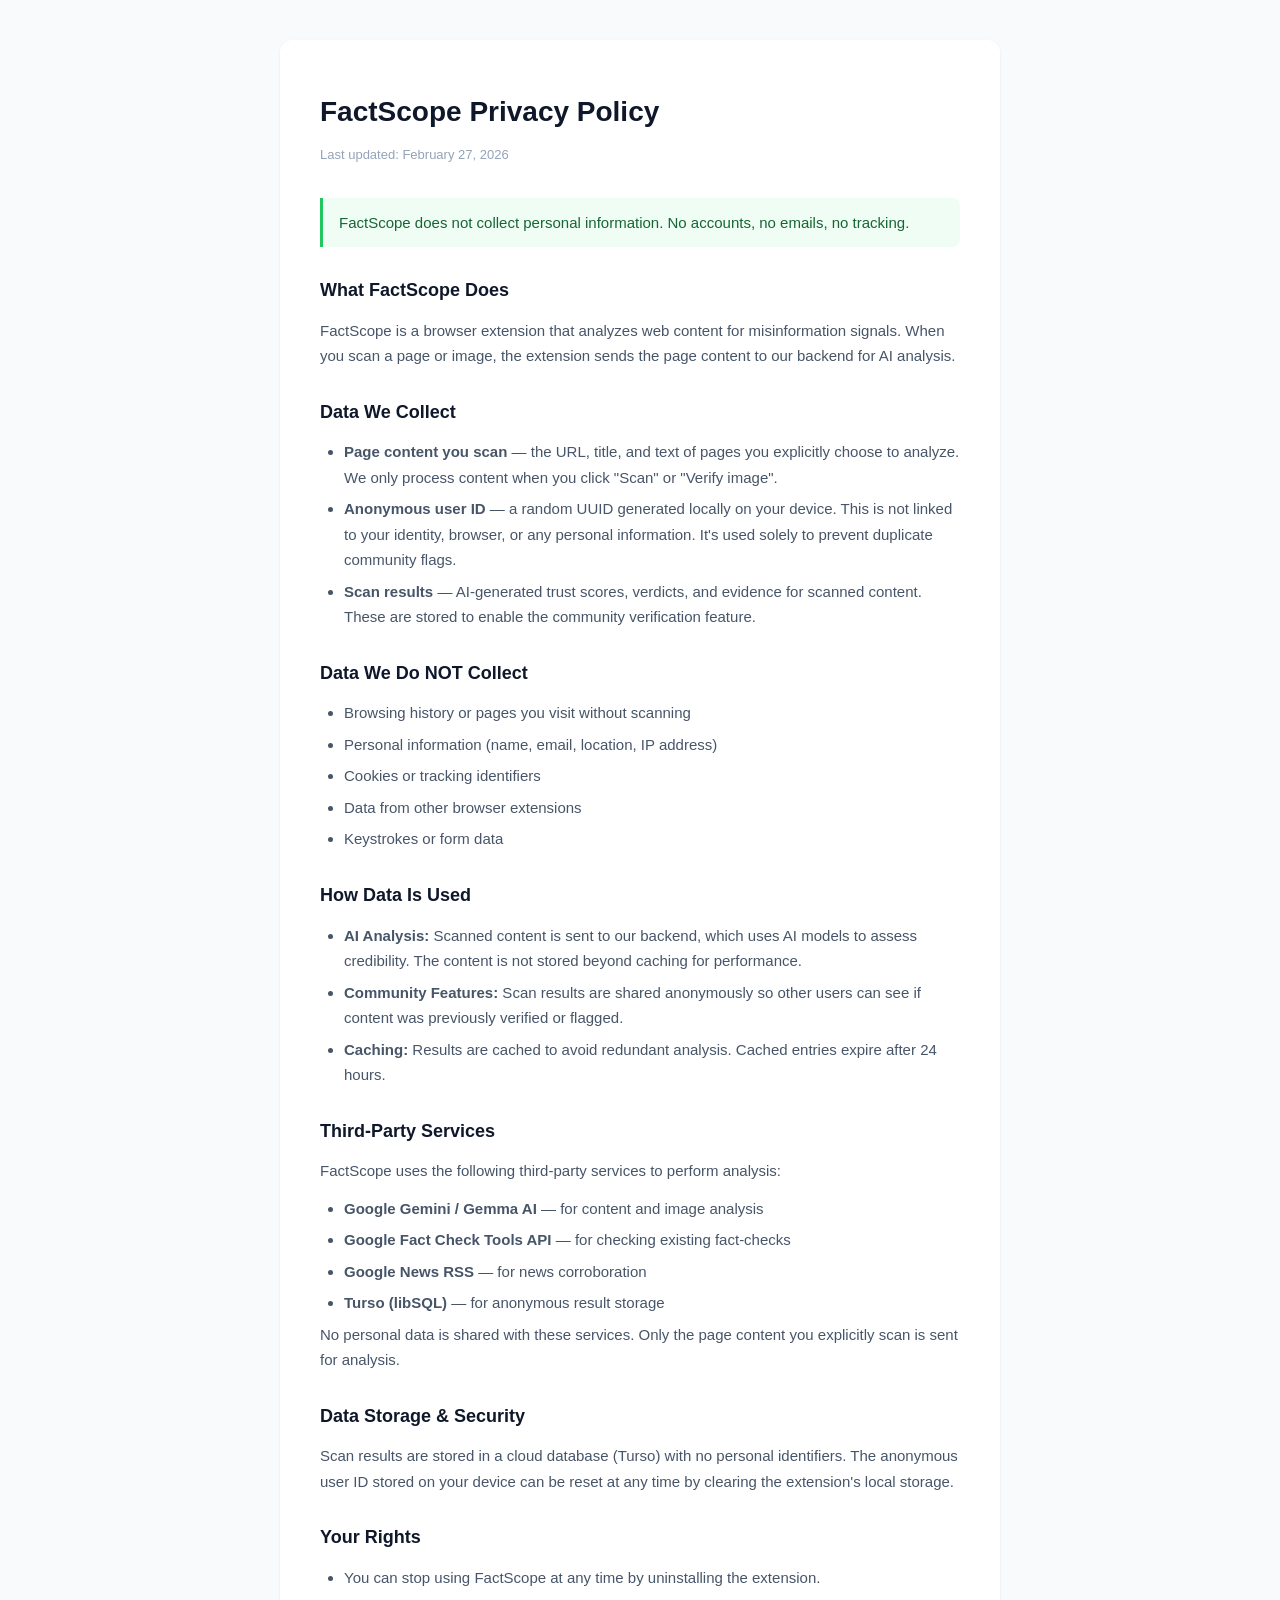
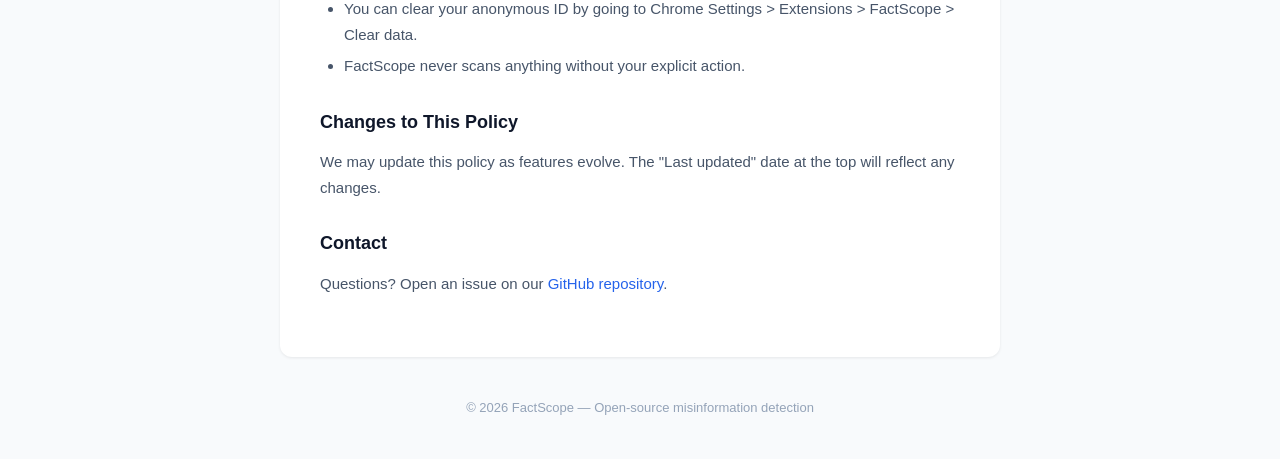
<file: docs/privacy-policy.html>
<!DOCTYPE html>
<html lang="en">
<head>
  <meta charset="UTF-8">
  <meta name="viewport" content="width=device-width, initial-scale=1.0">
  <title>FactScope — Privacy Policy</title>
  <style>
    * { margin: 0; padding: 0; box-sizing: border-box; }
    body {
      font-family: -apple-system, BlinkMacSystemFont, 'Segoe UI', Roboto, sans-serif;
      line-height: 1.7;
      color: #1e293b;
      background: #f8fafc;
      padding: 40px 20px;
    }
    .container {
      max-width: 720px;
      margin: 0 auto;
      background: #fff;
      padding: 48px 40px;
      border-radius: 12px;
      box-shadow: 0 1px 3px rgba(0,0,0,0.08);
    }
    h1 {
      font-size: 28px;
      font-weight: 700;
      margin-bottom: 8px;
      color: #0f172a;
    }
    .updated {
      font-size: 13px;
      color: #94a3b8;
      margin-bottom: 32px;
    }
    h2 {
      font-size: 18px;
      font-weight: 600;
      margin: 28px 0 12px;
      color: #0f172a;
    }
    p, li {
      font-size: 15px;
      color: #475569;
      margin-bottom: 12px;
    }
    ul { padding-left: 24px; }
    li { margin-bottom: 6px; }
    a { color: #2563eb; text-decoration: none; }
    a:hover { text-decoration: underline; }
    .highlight {
      background: #f0fdf4;
      border-left: 3px solid #22c55e;
      padding: 12px 16px;
      border-radius: 0 8px 8px 0;
      margin: 20px 0;
    }
    .highlight p { margin: 0; color: #166534; font-weight: 500; }
    footer {
      text-align: center;
      margin-top: 40px;
      font-size: 13px;
      color: #94a3b8;
    }
  </style>
</head>
<body>
  <div class="container">
    <h1>FactScope Privacy Policy</h1>
    <p class="updated">Last updated: February 27, 2026</p>

    <div class="highlight">
      <p>FactScope does not collect personal information. No accounts, no emails, no tracking.</p>
    </div>

    <h2>What FactScope Does</h2>
    <p>FactScope is a browser extension that analyzes web content for misinformation signals. When you scan a page or image, the extension sends the page content to our backend for AI analysis.</p>

    <h2>Data We Collect</h2>
    <ul>
      <li><strong>Page content you scan</strong> — the URL, title, and text of pages you explicitly choose to analyze. We only process content when you click "Scan" or "Verify image".</li>
      <li><strong>Anonymous user ID</strong> — a random UUID generated locally on your device. This is not linked to your identity, browser, or any personal information. It's used solely to prevent duplicate community flags.</li>
      <li><strong>Scan results</strong> — AI-generated trust scores, verdicts, and evidence for scanned content. These are stored to enable the community verification feature.</li>
    </ul>

    <h2>Data We Do NOT Collect</h2>
    <ul>
      <li>Browsing history or pages you visit without scanning</li>
      <li>Personal information (name, email, location, IP address)</li>
      <li>Cookies or tracking identifiers</li>
      <li>Data from other browser extensions</li>
      <li>Keystrokes or form data</li>
    </ul>

    <h2>How Data Is Used</h2>
    <ul>
      <li><strong>AI Analysis:</strong> Scanned content is sent to our backend, which uses AI models to assess credibility. The content is not stored beyond caching for performance.</li>
      <li><strong>Community Features:</strong> Scan results are shared anonymously so other users can see if content was previously verified or flagged.</li>
      <li><strong>Caching:</strong> Results are cached to avoid redundant analysis. Cached entries expire after 24 hours.</li>
    </ul>

    <h2>Third-Party Services</h2>
    <p>FactScope uses the following third-party services to perform analysis:</p>
    <ul>
      <li><strong>Google Gemini / Gemma AI</strong> — for content and image analysis</li>
      <li><strong>Google Fact Check Tools API</strong> — for checking existing fact-checks</li>
      <li><strong>Google News RSS</strong> — for news corroboration</li>
      <li><strong>Turso (libSQL)</strong> — for anonymous result storage</li>
    </ul>
    <p>No personal data is shared with these services. Only the page content you explicitly scan is sent for analysis.</p>

    <h2>Data Storage & Security</h2>
    <p>Scan results are stored in a cloud database (Turso) with no personal identifiers. The anonymous user ID stored on your device can be reset at any time by clearing the extension's local storage.</p>

    <h2>Your Rights</h2>
    <ul>
      <li>You can stop using FactScope at any time by uninstalling the extension.</li>
      <li>You can clear your anonymous ID by going to Chrome Settings &gt; Extensions &gt; FactScope &gt; Clear data.</li>
      <li>FactScope never scans anything without your explicit action.</li>
    </ul>

    <h2>Changes to This Policy</h2>
    <p>We may update this policy as features evolve. The "Last updated" date at the top will reflect any changes.</p>

    <h2>Contact</h2>
    <p>Questions? Open an issue on our <a href="https://github.com/your-username/factscope">GitHub repository</a>.</p>
  </div>

  <footer>
    &copy; 2026 FactScope &mdash; Open-source misinformation detection
  </footer>
</body>
</html>
</file>
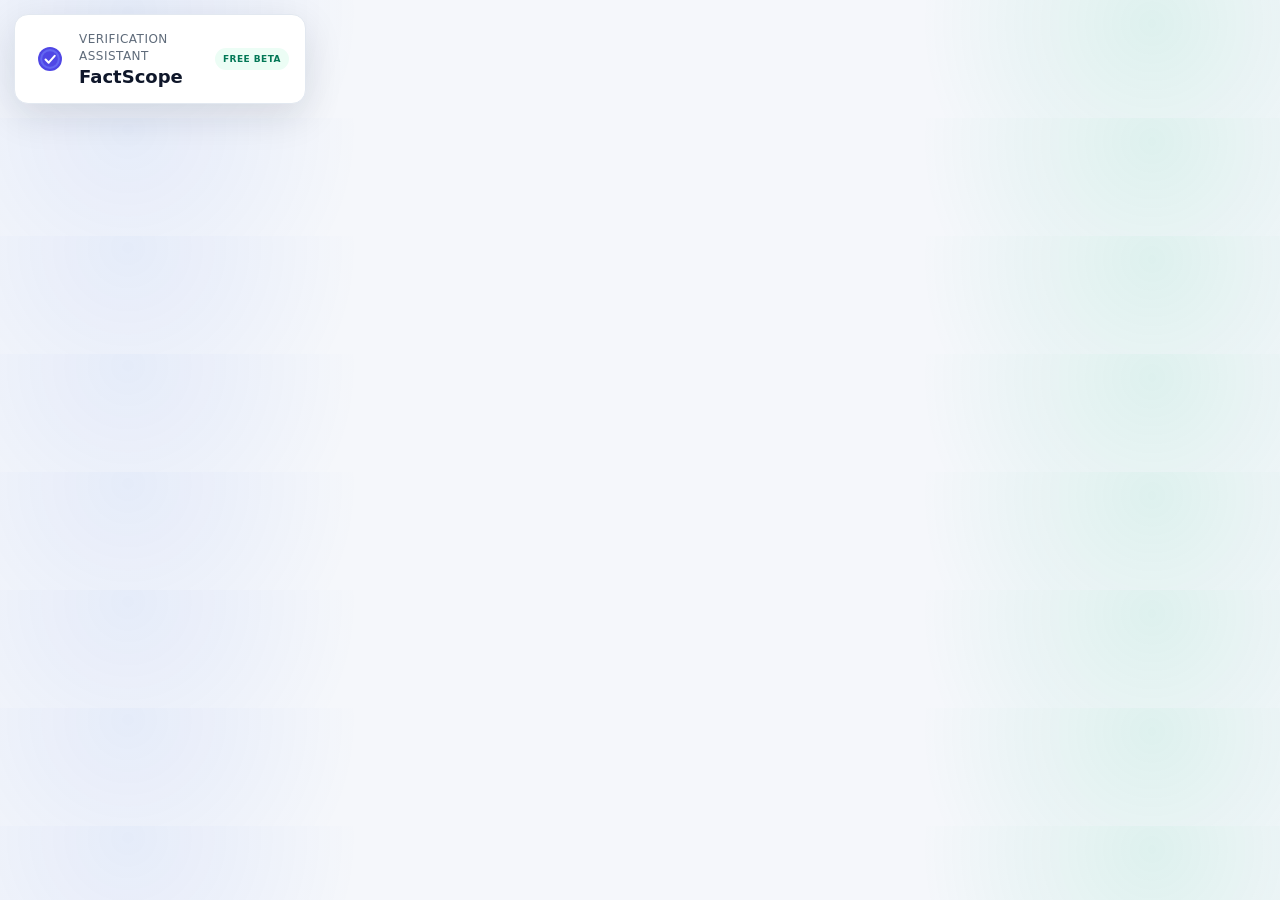
<file: frontend/popup/popup.html>
<!doctype html>
<html lang="en">
  <head>
    <meta charset="utf-8" />
    <meta name="viewport" content="width=device-width, initial-scale=1" />
    <title>FactScope</title>
    <link rel="stylesheet" href="popup.css" />
  </head>
  <body>
    <main id="app" class="card">
      <div class="brand-row">
        <div class="logo-dot" aria-hidden="true"><svg viewBox="0 0 100 100" width="26" height="26"><circle cx="50" cy="50" r="46" fill="#4F46E5"/><circle cx="50" cy="50" r="38" fill="#6366F1"/><circle cx="50" cy="50" r="30" fill="#4F46E5"/><polyline points="33,52 45,64 68,38" fill="none" stroke="#fff" stroke-width="8" stroke-linecap="round" stroke-linejoin="round"/></svg></div>
        <div class="brand-text">
          <p class="eyebrow">Verification assistant</p>
          <h1>FactScope</h1>
        </div>
        <span class="beta-badge">Free beta</span>
      </div>

      <section id="onboarding" class="onboarding" hidden aria-labelledby="onboarding-title">
        <p class="onboarding-kicker">A clearer way to investigate what you read</p>
        <h2 id="onboarding-title">Check the evidence, not just a score.</h2>
        <p class="onboarding-intro">FactScope helps you examine claims, related reporting, source signals, and uncertainty without leaving the page.</p>

        <ol class="onboarding-steps">
          <li><span>1</span><div><strong>You choose what to scan</strong><small>Nothing is scanned automatically. Start a page scan or right-click an image.</small></div></li>
          <li><span>2</span><div><strong>You stay informed</strong><small>Before the first scan, FactScope explains what page or image information will be sent.</small></div></li>
          <li><span>3</span><div><strong>You get context, not a truth button</strong><small>Results separate claim evidence, matching coverage, source quality, and limitations.</small></div></li>
        </ol>

        <details class="example-verification">
          <summary>Preview an example result</summary>
          <div class="example-card">
            <span class="example-label">Example claim</span>
            <strong>A city announced a new public transport policy.</strong>
            <span class="example-status">Matching coverage found</span>
            <div class="example-sources"><span>Official notice</span><span>2 independent reports</span></div>
            <small>Coverage supports investigation, but details should still be checked in the linked sources.</small>
          </div>
        </details>

        <button id="onboarding-scan" type="button">Continue to scan this page</button>
        <button id="onboarding-explore" class="secondary-button" type="button">Explore FactScope first</button>
        <p class="onboarding-note">FactScope assists verification. It does not determine truth.</p>
      </section>

      <div id="main-view" hidden>
        <p class="tagline">Scan this page for checkable claims, matching reporting, source signals, and important limitations.</p>

        <div id="usage-bar" class="usage-bar" hidden>
          <div class="usage-row">
            <span id="usage-tier" class="tier-badge">free beta</span>
            <span id="usage-text" class="usage-text">–/– scans</span>
          </div>
          <div class="progress-track" aria-hidden="true">
            <div id="usage-fill" class="progress-fill"></div>
          </div>
        </div>

        <button id="scan-tab" type="button">Scan current tab</button>

        <p id="last-result" class="hint" role="status" aria-live="polite">Results appear as an overlay on the page you’re viewing.</p>

        <section id="history-section" aria-labelledby="history-title">
          <div class="history-header">
            <span id="history-title" class="history-title">Recent scans</span>
            <button id="clear-history" class="clear-btn" type="button">Clear</button>
          </div>
          <div id="history-list"></div>
        </section>

        <details class="privacy-settings">
          <summary>Privacy &amp; data</summary>
          <label class="setting-row" for="telemetry-enabled">
            <span>
              <strong>Anonymous telemetry</strong>
              <small>Send event names such as "scan completed." Never sends page text, titles, claims, or URLs.</small>
            </span>
            <input id="telemetry-enabled" type="checkbox" />
          </label>
          <button id="delete-server-data" class="danger-outline" type="button">Delete my server data</button>
          <p id="privacy-status" class="privacy-status" role="status" aria-live="polite"></p>
          <a class="privacy-link" href="https://factscope.netlify.app/privacy" target="_blank" rel="noopener noreferrer">Read the privacy policy</a>
        </details>
      </div>

      <!-- Developer-only evaluation export UI (disabled in production).
      <section id="evaluation-section" class="evaluation-section" hidden aria-labelledby="evaluation-title">
        <div class="evaluation-heading">
          <span id="evaluation-title">Evaluation export</span>
          <span class="developer-badge">Developer mode</span>
        </div>
        <p class="evaluation-warning">
          Locally captures only public claim text and displayed evidence metadata for manual quality review.
          Never stores full article text, page titles, scanned URLs, image URLs, or identifiers.
          Use only public pages or content you have permission to review.
        </p>
        <p id="evaluation-count" class="evaluation-count">0 cases ready</p>
        <div id="evaluation-list" class="evaluation-list"></div>
        <div class="evaluation-actions">
          <button id="export-evaluation" type="button">Export JSONL</button>
          <button id="clear-evaluation" class="secondary-action" type="button">Clear</button>
        </div>
        <button id="disable-evaluation" class="text-action" type="button">Disable evaluation mode</button>
        <p id="evaluation-status" class="privacy-status" role="status"></p>
      </section>
      -->
    </main>
    <script src="popup.js"></script>
  </body>
</html>
</file>
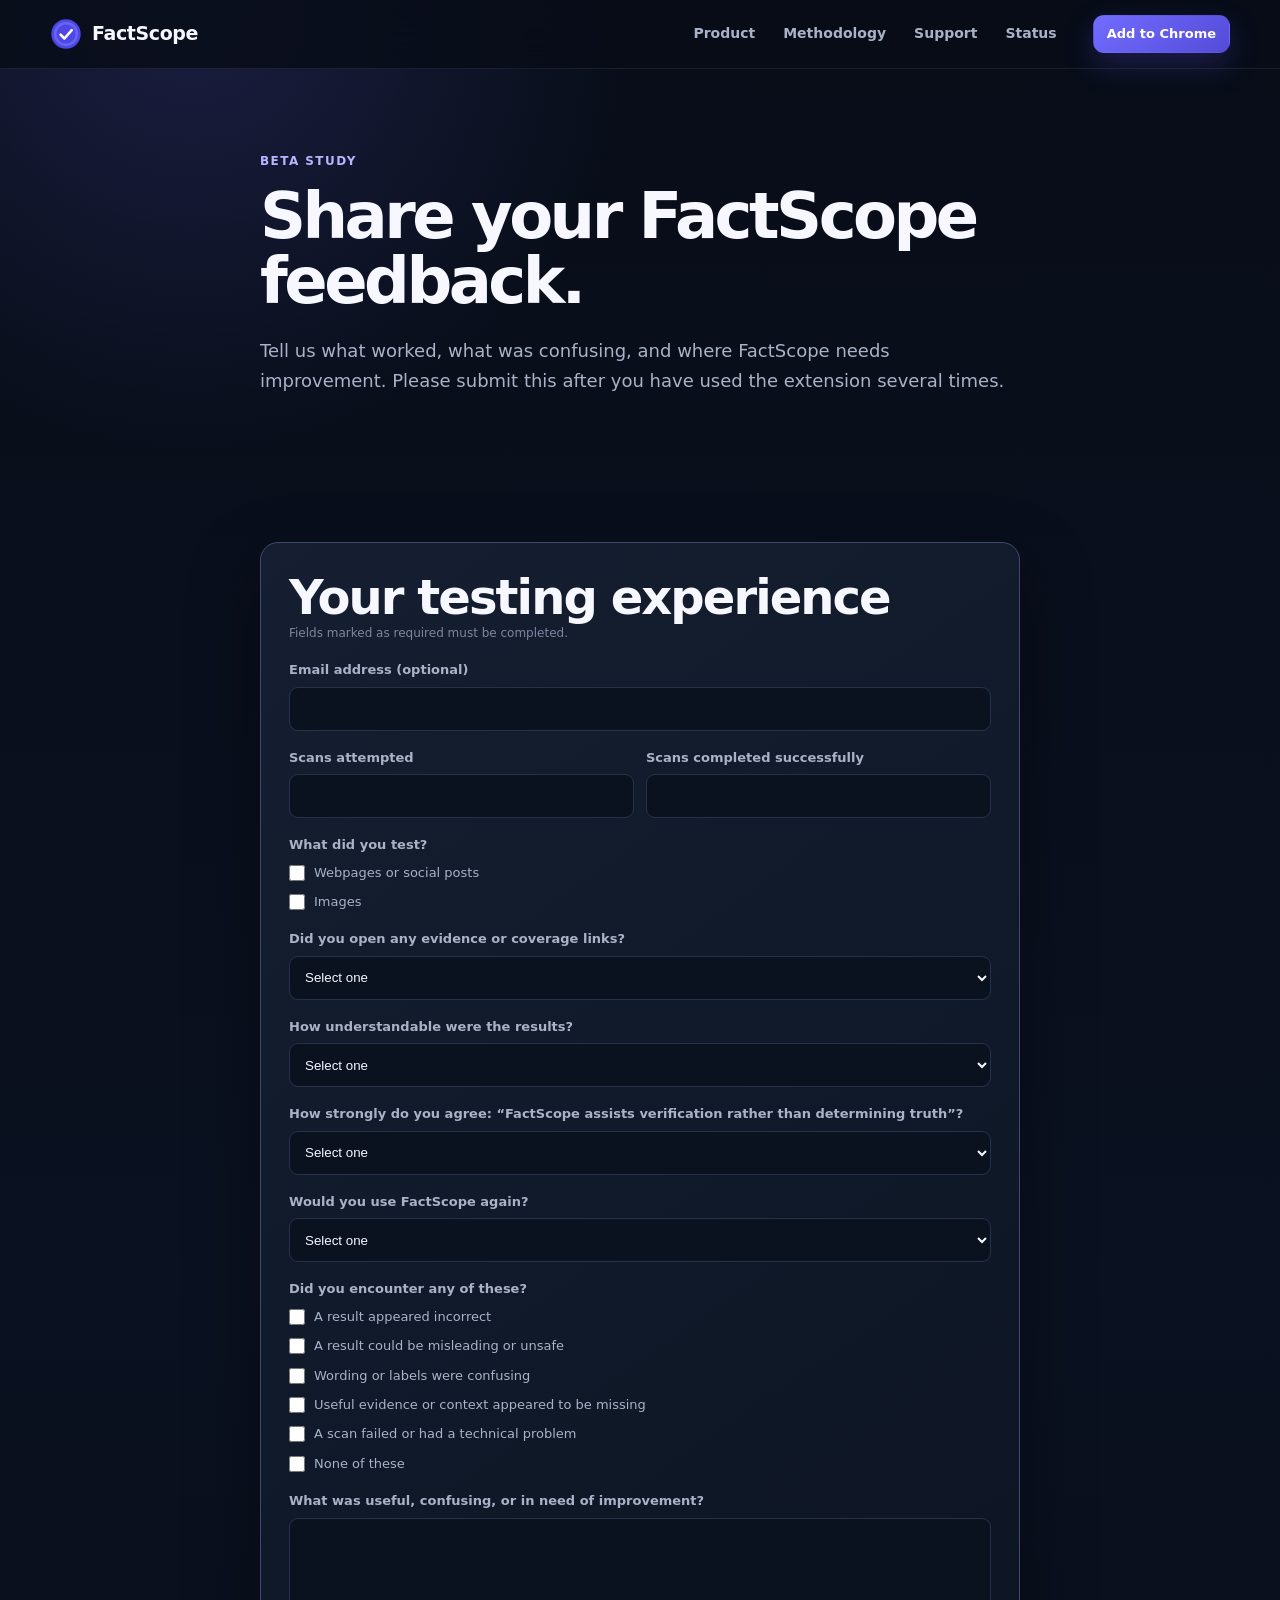
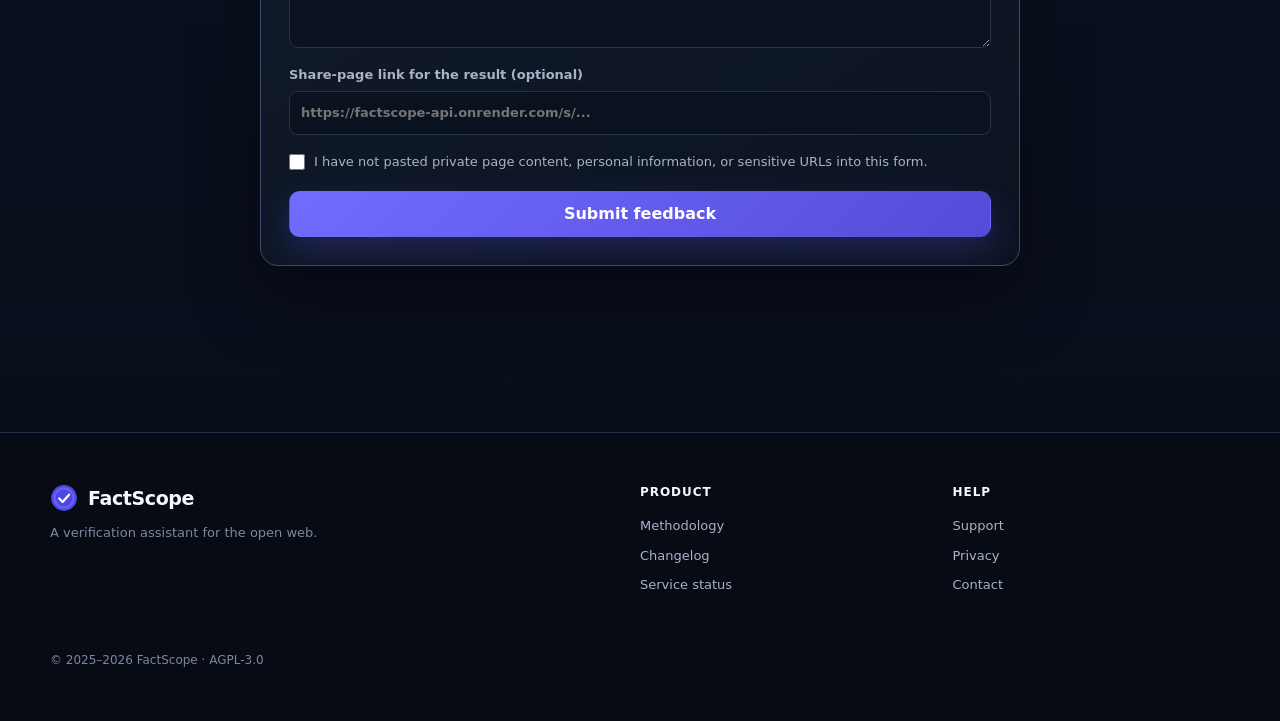
<file: frontend/site/beta-feedback.html>
<!DOCTYPE html>
<html lang="en">
<head>
<meta charset="utf-8">
<meta name="viewport" content="width=device-width,initial-scale=1">
<title>Beta feedback — FactScope</title>
<meta name="description" content="Share feedback from your FactScope beta testing experience.">
<link rel="icon" href="assets/factscope-logo.svg" type="image/svg+xml">
<link rel="stylesheet" href="styles.css">
</head>
<body>
<header class="nav">
  <div class="nav-inner container">
    <a class="brand" href="index.html" aria-label="FactScope home"><img src="assets/factscope-logo.svg" alt="" width="32" height="32"><span>FactScope</span></a>
    <button class="nav-toggle" type="button" aria-expanded="false" aria-controls="primary-nav">Menu</button>
    <nav class="nav-links" id="primary-nav" aria-label="Primary"><a href="index.html#product">Product</a><a href="methodology.html">Methodology</a><a href="support.html">Support</a><a href="status.html">Status</a></nav>
    <a class="btn btn-primary btn-small nav-install" href="https://chromewebstore.google.com/detail/cmmkbibkldbifbiefgebcecdakljejjd?utm_source=item-share-cb" target="_blank" rel="noopener noreferrer">Add to Chrome</a>
  </div>
</header>
<main>
  <section class="page-hero">
    <div class="container beta-feedback-shell">
      <span class="eyebrow">Beta study</span>
      <h1>Share your FactScope feedback.</h1>
      <p>Tell us what worked, what was confusing, and where FactScope needs improvement. Please submit this after you have used the extension several times.</p>
    </div>
  </section>
  <section class="section">
    <div class="container beta-feedback-shell">
      <form class="beta-study-form" name="factscope-beta-feedback" action="/feedback-thanks.html" method="POST" data-netlify="true" netlify-honeypot="website">
        <input type="hidden" name="form-name" value="factscope-beta-feedback">
        <p class="form-honeypot"><label>Leave this field empty <input name="website" tabindex="-1" autocomplete="off"></label></p>
        <div class="form-heading"><h2>Your testing experience</h2><p>Fields marked as required must be completed.</p></div>
        <label>Email address (optional)<input type="email" name="email" autocomplete="email"></label>
        <div class="beta-number-grid">
          <label>Scans attempted<input type="number" name="scans-attempted" min="1" max="100" required></label>
          <label>Scans completed successfully<input type="number" name="scans-completed" min="0" max="100" required></label>
        </div>
        <fieldset>
          <legend>What did you test?</legend>
          <label class="check-row"><input type="checkbox" name="scan-types" value="webpages"> Webpages or social posts</label>
          <label class="check-row"><input type="checkbox" name="scan-types" value="images"> Images</label>
        </fieldset>
        <label>Did you open any evidence or coverage links?
          <select name="opened-evidence" required><option value="" selected disabled>Select one</option><option value="yes">Yes</option><option value="no">No</option><option value="none-shown">No links were shown</option></select>
        </label>
        <label>How understandable were the results?
          <select name="result-understanding" required><option value="" selected disabled>Select one</option><option value="very-clear">Very clear</option><option value="mostly-clear">Mostly clear</option><option value="mixed">Some parts were confusing</option><option value="unclear">Mostly unclear</option></select>
        </label>
        <label>How strongly do you agree: “FactScope assists verification rather than determining truth”?
          <select name="assistant-understanding" required><option value="" selected disabled>Select one</option><option value="strongly-agree">Strongly agree</option><option value="agree">Agree</option><option value="unsure">Unsure</option><option value="disagree">Disagree</option><option value="strongly-disagree">Strongly disagree</option></select>
        </label>
        <label>Would you use FactScope again?
          <select name="repeat-use" required><option value="" selected disabled>Select one</option><option value="yes">Yes</option><option value="maybe">Maybe</option><option value="no">No</option></select>
        </label>
        <fieldset>
          <legend>Did you encounter any of these?</legend>
          <label class="check-row"><input type="checkbox" name="issues" value="incorrect"> A result appeared incorrect</label>
          <label class="check-row"><input type="checkbox" name="issues" value="misleading"> A result could be misleading or unsafe</label>
          <label class="check-row"><input type="checkbox" name="issues" value="confusing"> Wording or labels were confusing</label>
          <label class="check-row"><input type="checkbox" name="issues" value="missing"> Useful evidence or context appeared to be missing</label>
          <label class="check-row"><input type="checkbox" name="issues" value="technical"> A scan failed or had a technical problem</label>
          <label class="check-row"><input type="checkbox" name="issues" value="none"> None of these</label>
        </fieldset>
        <label>What was useful, confusing, or in need of improvement?<textarea name="feedback" maxlength="2000" required></textarea></label>
        <label>Share-page link for the result (optional)<input type="url" name="share-url" placeholder="https://factscope-api.onrender.com/s/..."></label>
        <label class="check-row"><input type="checkbox" name="content-confirmation" value="confirmed" required> I have not pasted private page content, personal information, or sensitive URLs into this form.</label>
        <button class="btn btn-primary" type="submit">Submit feedback</button>
      </form>
    </div>
  </section>
</main>
<footer class="footer"><div class="container footer-grid"><div><a class="brand" href="index.html"><img src="assets/factscope-logo.svg" alt="" width="28" height="28"><span>FactScope</span></a><p>A verification assistant for the open web.</p></div><div><strong>Product</strong><a href="methodology.html">Methodology</a><a href="changelog.html">Changelog</a><a href="status.html">Service status</a></div><div><strong>Help</strong><a href="support.html">Support</a><a href="privacy.html">Privacy</a><a href="mailto:factscope@gmail.com">Contact</a></div><p class="footer-copy">© 2025–2026 FactScope · AGPL-3.0</p></div></footer>
<script src="site.js"></script>
</body>
</html>
</file>
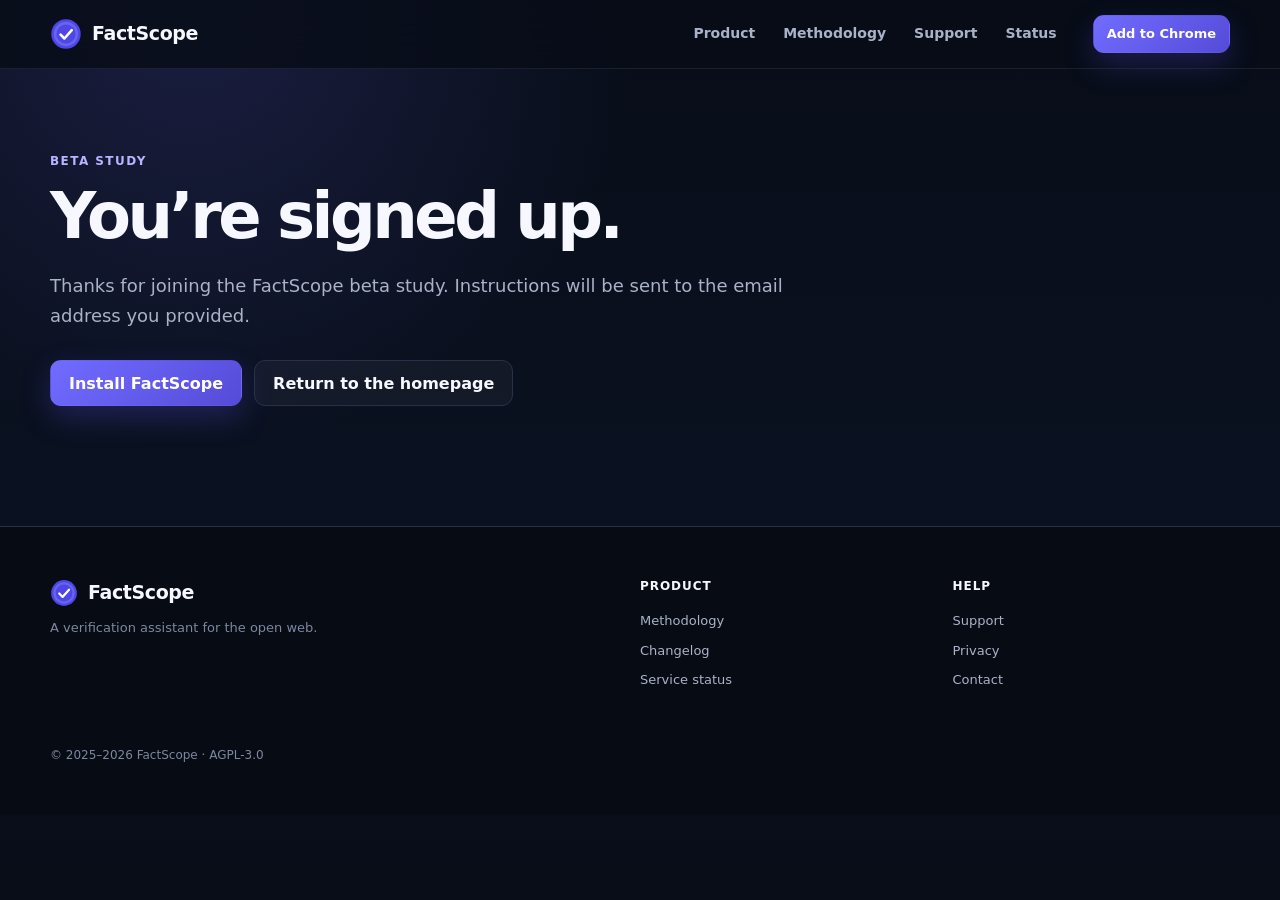
<file: frontend/site/beta-thanks.html>
<!DOCTYPE html>
<html lang="en">
<head>
<meta charset="utf-8">
<meta name="viewport" content="width=device-width,initial-scale=1">
<title>Beta signup received — FactScope</title>
<meta name="description" content="Your FactScope beta-study signup has been received.">
<link rel="icon" href="assets/factscope-logo.svg" type="image/svg+xml">
<link rel="stylesheet" href="styles.css">
</head>
<body>
<header class="nav">
  <div class="nav-inner container">
    <a class="brand" href="index.html" aria-label="FactScope home"><img src="assets/factscope-logo.svg" alt="" width="32" height="32"><span>FactScope</span></a>
    <button class="nav-toggle" type="button" aria-expanded="false" aria-controls="primary-nav">Menu</button>
    <nav class="nav-links" id="primary-nav" aria-label="Primary"><a href="index.html#product">Product</a><a href="methodology.html">Methodology</a><a href="support.html">Support</a><a href="status.html">Status</a></nav>
    <a class="btn btn-primary btn-small nav-install" href="https://chromewebstore.google.com/detail/cmmkbibkldbifbiefgebcecdakljejjd?utm_source=item-share-cb" target="_blank" rel="noopener noreferrer">Add to Chrome</a>
  </div>
</header>
<main>
  <section class="page-hero">
    <div class="container">
      <span class="eyebrow">Beta study</span>
      <h1>You’re signed up.</h1>
      <p>Thanks for joining the FactScope beta study. Instructions will be sent to the email address you provided.</p>
      <div class="actions">
        <a class="btn btn-primary" href="https://chromewebstore.google.com/detail/cmmkbibkldbifbiefgebcecdakljejjd?utm_source=item-share-cb" target="_blank" rel="noopener noreferrer">Install FactScope</a>
        <a class="btn btn-secondary" href="index.html">Return to the homepage</a>
      </div>
    </div>
  </section>
</main>
<footer class="footer"><div class="container footer-grid"><div><a class="brand" href="index.html"><img src="assets/factscope-logo.svg" alt="" width="28" height="28"><span>FactScope</span></a><p>A verification assistant for the open web.</p></div><div><strong>Product</strong><a href="methodology.html">Methodology</a><a href="changelog.html">Changelog</a><a href="status.html">Service status</a></div><div><strong>Help</strong><a href="support.html">Support</a><a href="privacy.html">Privacy</a><a href="mailto:factscope@gmail.com">Contact</a></div><p class="footer-copy">© 2025–2026 FactScope · AGPL-3.0</p></div></footer>
<script src="site.js"></script>
</body>
</html>
</file>
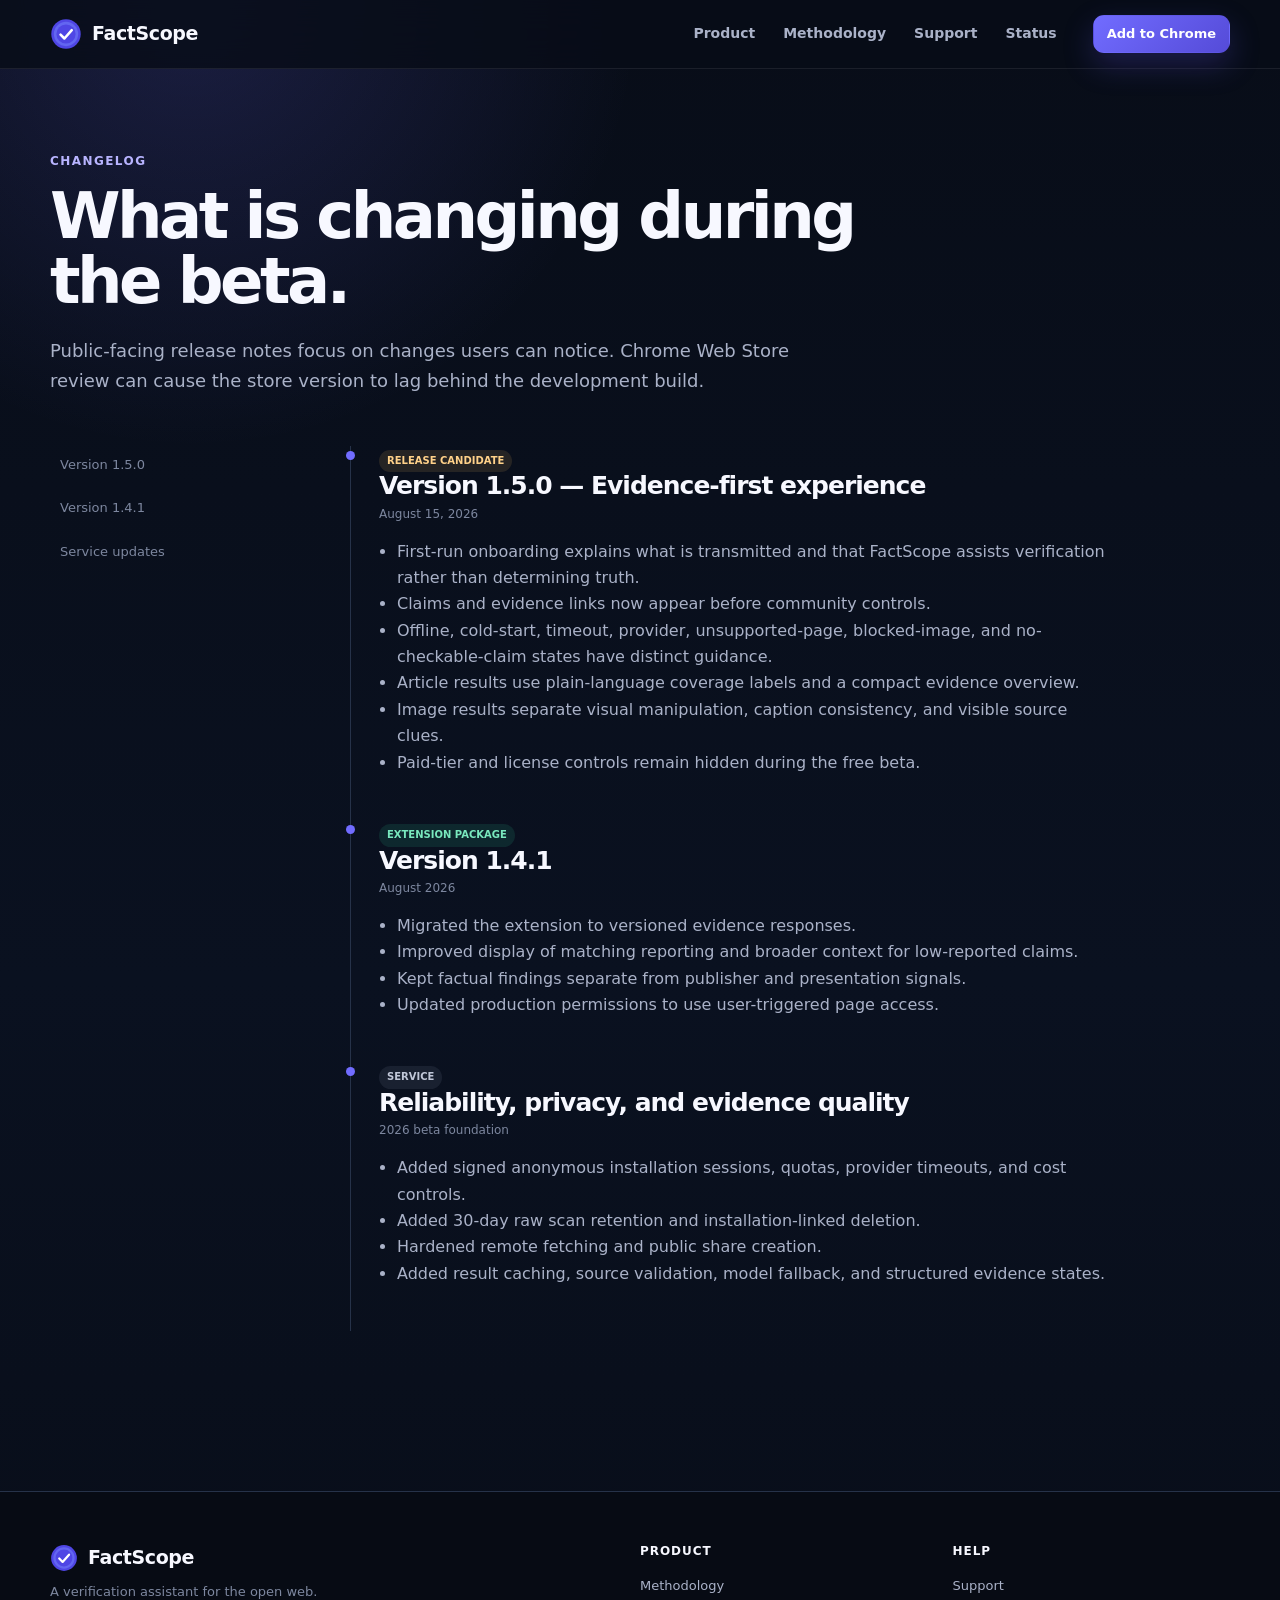
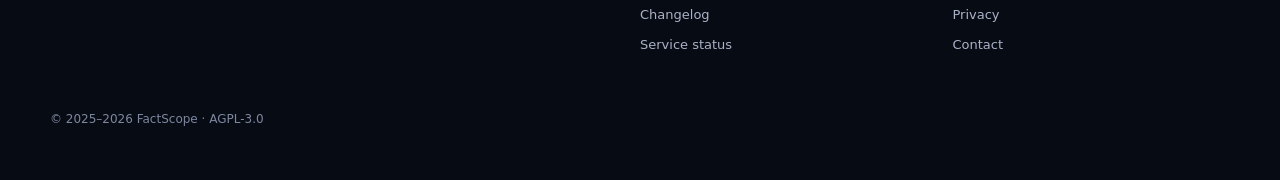
<file: frontend/site/changelog.html>
<!DOCTYPE html><html lang="en"><head><meta charset="utf-8"><meta name="viewport" content="width=device-width,initial-scale=1"><title>Changelog — FactScope</title><meta name="description" content="Public beta changes to FactScope's extension, evidence model, privacy controls, and reliability."><link rel="icon" href="assets/factscope-logo.svg" type="image/svg+xml"><link rel="stylesheet" href="styles.css"></head><body>
<header class="nav"><div class="nav-inner container"><a class="brand" href="index.html"><img src="assets/factscope-logo.svg" alt="" width="32" height="32"><span>FactScope</span></a><button class="nav-toggle" type="button" aria-expanded="false" aria-controls="primary-nav">Menu</button><nav class="nav-links" id="primary-nav" aria-label="Primary"><a href="index.html#product">Product</a><a href="methodology.html">Methodology</a><a href="support.html">Support</a><a href="status.html">Status</a></nav><a class="btn btn-primary btn-small nav-install" href="https://chromewebstore.google.com/detail/cmmkbibkldbifbiefgebcecdakljejjd?utm_source=item-share-cb" target="_blank" rel="noopener noreferrer">Add to Chrome</a></div></header>
<main><section class="page-hero"><div class="container"><span class="eyebrow">Changelog</span><h1>What is changing during the beta.</h1><p>Public-facing release notes focus on changes users can notice. Chrome Web Store review can cause the store version to lag behind the development build.</p></div></section><div class="container content-layout"><nav class="side-nav"><a href="#v150">Version 1.5.0</a><a href="#v141">Version 1.4.1</a><a href="#backend">Service updates</a></nav><div>
<article class="release" id="v150"><span class="label label-amber">Release candidate</span><h2>Version 1.5.0 — Evidence-first experience</h2><time datetime="2026-08-15">August 15, 2026</time><ul><li>First-run onboarding explains what is transmitted and that FactScope assists verification rather than determining truth.</li><li>Claims and evidence links now appear before community controls.</li><li>Offline, cold-start, timeout, provider, unsupported-page, blocked-image, and no-checkable-claim states have distinct guidance.</li><li>Article results use plain-language coverage labels and a compact evidence overview.</li><li>Image results separate visual manipulation, caption consistency, and visible source clues.</li><li>Paid-tier and license controls remain hidden during the free beta.</li></ul></article>
<article class="release" id="v141"><span class="label label-green">Extension package</span><h2>Version 1.4.1</h2><time datetime="2026-08">August 2026</time><ul><li>Migrated the extension to versioned evidence responses.</li><li>Improved display of matching reporting and broader context for low-reported claims.</li><li>Kept factual findings separate from publisher and presentation signals.</li><li>Updated production permissions to use user-triggered page access.</li></ul></article>
<article class="release" id="backend"><span class="label label-gray">Service</span><h2>Reliability, privacy, and evidence quality</h2><time datetime="2026-08">2026 beta foundation</time><ul><li>Added signed anonymous installation sessions, quotas, provider timeouts, and cost controls.</li><li>Added 30-day raw scan retention and installation-linked deletion.</li><li>Hardened remote fetching and public share creation.</li><li>Added result caching, source validation, model fallback, and structured evidence states.</li></ul></article>
</div></div></main><footer class="footer"><div class="container footer-grid"><div><a class="brand" href="index.html"><img src="assets/factscope-logo.svg" alt="" width="28" height="28"><span>FactScope</span></a><p>A verification assistant for the open web.</p></div><div><strong>Product</strong><a href="methodology.html">Methodology</a><a href="changelog.html">Changelog</a><a href="status.html">Service status</a></div><div><strong>Help</strong><a href="support.html">Support</a><a href="privacy.html">Privacy</a><a href="mailto:factscope@gmail.com">Contact</a></div><p class="footer-copy">© 2025–2026 FactScope · AGPL-3.0</p></div></footer><script src="site.js"></script></body></html>
</file>
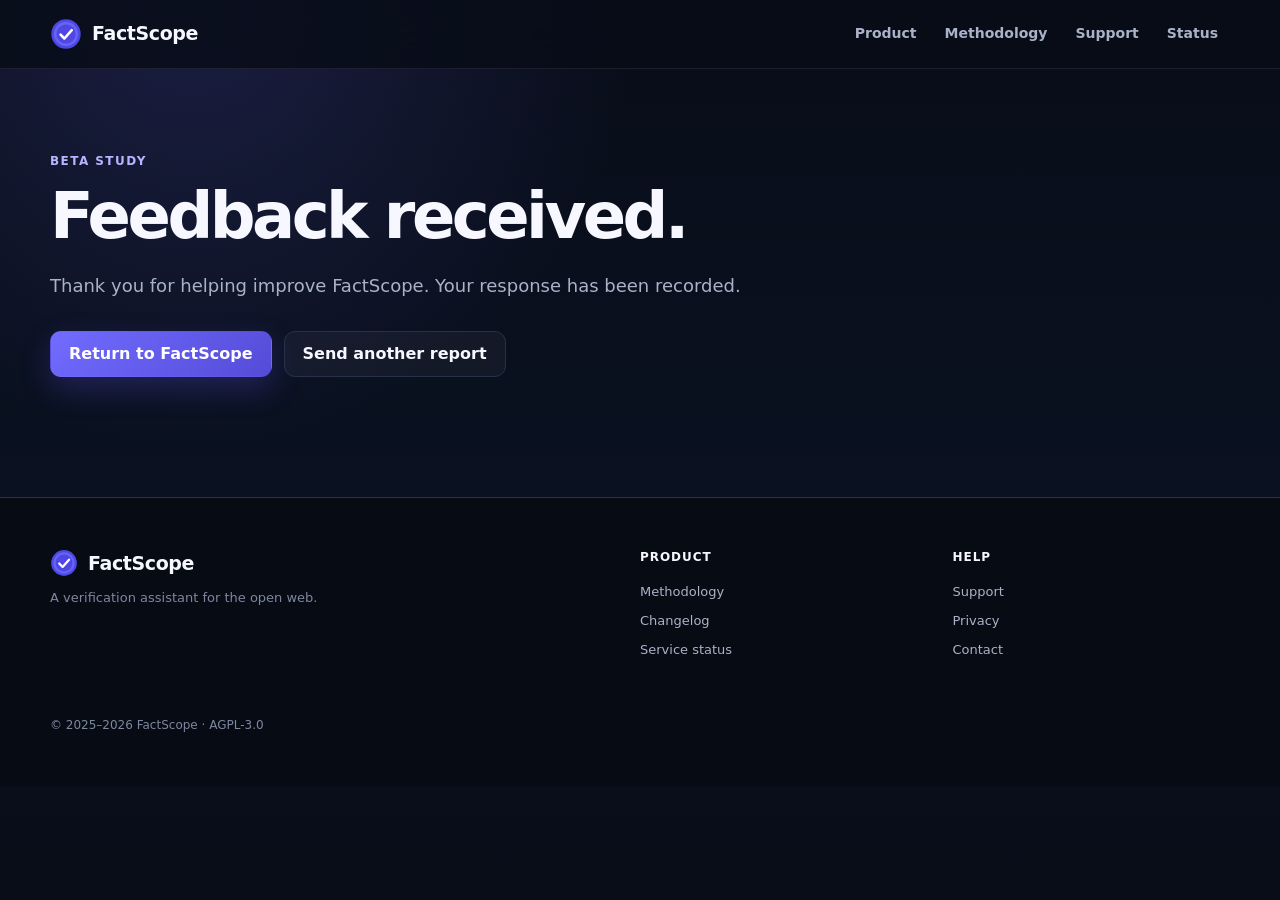
<file: frontend/site/feedback-thanks.html>
<!DOCTYPE html>
<html lang="en">
<head>
<meta charset="utf-8">
<meta name="viewport" content="width=device-width,initial-scale=1">
<title>Feedback received — FactScope</title>
<meta name="description" content="Your FactScope beta feedback has been received.">
<link rel="icon" href="assets/factscope-logo.svg" type="image/svg+xml">
<link rel="stylesheet" href="styles.css">
</head>
<body>
<header class="nav">
  <div class="nav-inner container">
    <a class="brand" href="index.html" aria-label="FactScope home"><img src="assets/factscope-logo.svg" alt="" width="32" height="32"><span>FactScope</span></a>
    <button class="nav-toggle" type="button" aria-expanded="false" aria-controls="primary-nav">Menu</button>
    <nav class="nav-links" id="primary-nav" aria-label="Primary"><a href="index.html#product">Product</a><a href="methodology.html">Methodology</a><a href="support.html">Support</a><a href="status.html">Status</a></nav>
  </div>
</header>
<main><section class="page-hero"><div class="container"><span class="eyebrow">Beta study</span><h1>Feedback received.</h1><p>Thank you for helping improve FactScope. Your response has been recorded.</p><div class="actions"><a class="btn btn-primary" href="index.html">Return to FactScope</a><a class="btn btn-secondary" href="beta-feedback.html">Send another report</a></div></div></section></main>
<footer class="footer"><div class="container footer-grid"><div><a class="brand" href="index.html"><img src="assets/factscope-logo.svg" alt="" width="28" height="28"><span>FactScope</span></a><p>A verification assistant for the open web.</p></div><div><strong>Product</strong><a href="methodology.html">Methodology</a><a href="changelog.html">Changelog</a><a href="status.html">Service status</a></div><div><strong>Help</strong><a href="support.html">Support</a><a href="privacy.html">Privacy</a><a href="mailto:factscope@gmail.com">Contact</a></div><p class="footer-copy">© 2025–2026 FactScope · AGPL-3.0</p></div></footer>
<script src="site.js"></script>
</body>
</html>
</file>
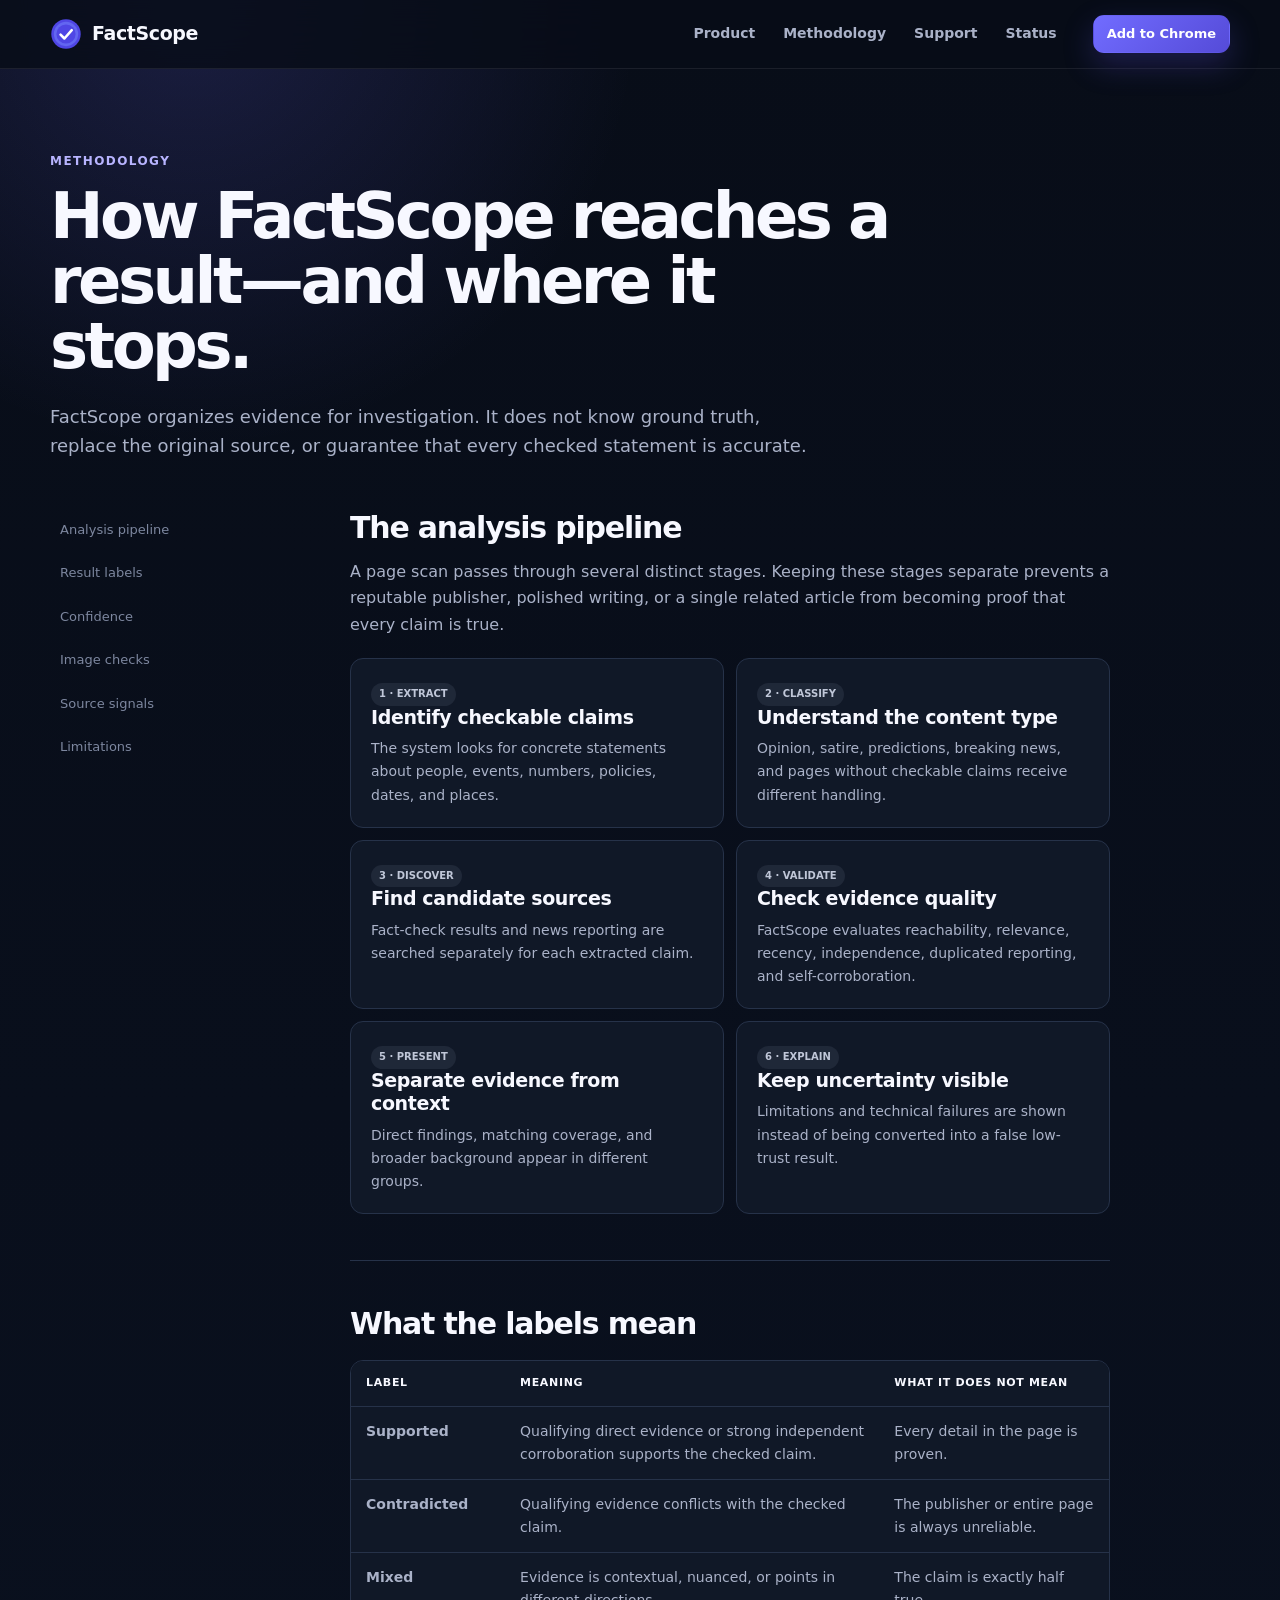
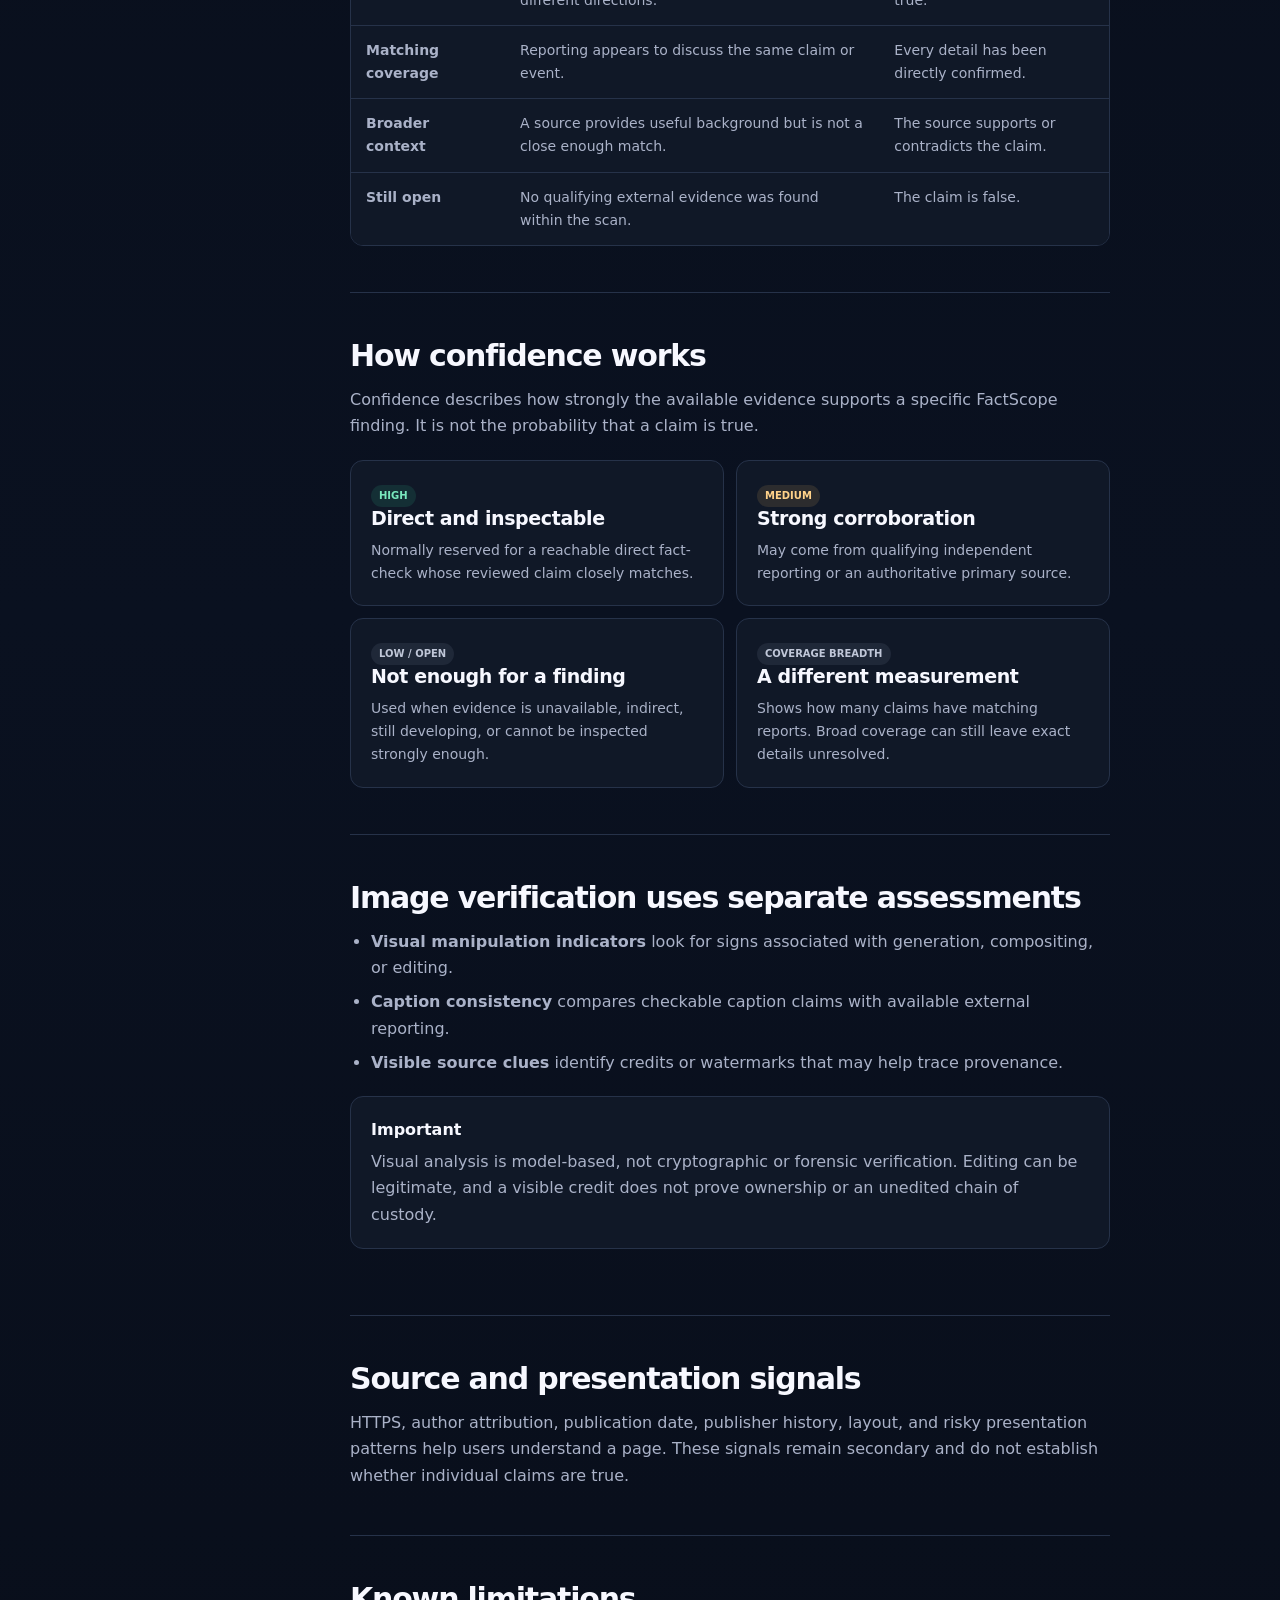
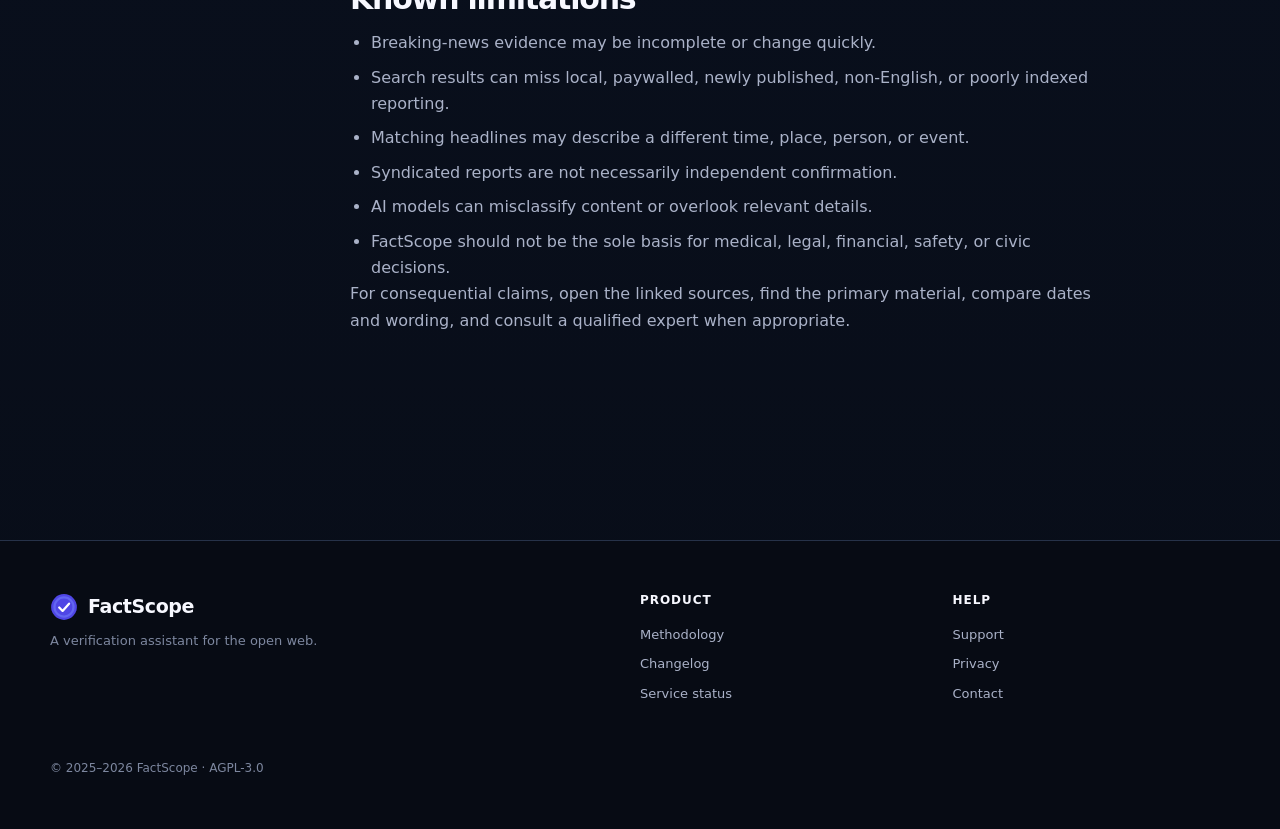
<file: frontend/site/methodology.html>
<!DOCTYPE html>
<html lang="en">
<head>
<meta charset="utf-8"><meta name="viewport" content="width=device-width,initial-scale=1">
<title>Methodology — FactScope</title>
<meta name="description" content="How FactScope extracts claims, finds evidence, labels coverage, assesses images, and communicates uncertainty.">
<link rel="icon" href="assets/factscope-logo.svg" type="image/svg+xml"><link rel="stylesheet" href="styles.css">
</head>
<body>
<header class="nav"><div class="nav-inner container"><a class="brand" href="index.html"><img src="assets/factscope-logo.svg" alt="" width="32" height="32"><span>FactScope</span></a><button class="nav-toggle" type="button" aria-expanded="false" aria-controls="primary-nav">Menu</button><nav class="nav-links" id="primary-nav" aria-label="Primary"><a href="index.html#product">Product</a><a href="methodology.html" aria-current="page">Methodology</a><a href="support.html">Support</a><a href="status.html">Status</a></nav><a class="btn btn-primary btn-small nav-install" href="https://chromewebstore.google.com/detail/cmmkbibkldbifbiefgebcecdakljejjd?utm_source=item-share-cb" target="_blank" rel="noopener noreferrer">Add to Chrome</a></div></header>
<main>
  <section class="page-hero"><div class="container"><span class="eyebrow">Methodology</span><h1>How FactScope reaches a result—and where it stops.</h1><p>FactScope organizes evidence for investigation. It does not know ground truth, replace the original source, or guarantee that every checked statement is accurate.</p></div></section>
  <div class="container content-layout">
    <nav class="side-nav" aria-label="On this page"><a href="#pipeline">Analysis pipeline</a><a href="#labels">Result labels</a><a href="#confidence">Confidence</a><a href="#images">Image checks</a><a href="#source-signals">Source signals</a><a href="#limitations">Limitations</a></nav>
    <div>
      <section class="prose-section" id="pipeline"><h2>The analysis pipeline</h2><p>A page scan passes through several distinct stages. Keeping these stages separate prevents a reputable publisher, polished writing, or a single related article from becoming proof that every claim is true.</p><div class="method-grid"><article class="method-card"><span class="label label-gray">1 · Extract</span><h3>Identify checkable claims</h3><p>The system looks for concrete statements about people, events, numbers, policies, dates, and places.</p></article><article class="method-card"><span class="label label-gray">2 · Classify</span><h3>Understand the content type</h3><p>Opinion, satire, predictions, breaking news, and pages without checkable claims receive different handling.</p></article><article class="method-card"><span class="label label-gray">3 · Discover</span><h3>Find candidate sources</h3><p>Fact-check results and news reporting are searched separately for each extracted claim.</p></article><article class="method-card"><span class="label label-gray">4 · Validate</span><h3>Check evidence quality</h3><p>FactScope evaluates reachability, relevance, recency, independence, duplicated reporting, and self-corroboration.</p></article><article class="method-card"><span class="label label-gray">5 · Present</span><h3>Separate evidence from context</h3><p>Direct findings, matching coverage, and broader background appear in different groups.</p></article><article class="method-card"><span class="label label-gray">6 · Explain</span><h3>Keep uncertainty visible</h3><p>Limitations and technical failures are shown instead of being converted into a false low-trust result.</p></article></div></section>
      <section class="prose-section" id="labels"><h2>What the labels mean</h2><div class="table-wrap"><table><thead><tr><th>Label</th><th>Meaning</th><th>What it does not mean</th></tr></thead><tbody><tr><td><strong>Supported</strong></td><td>Qualifying direct evidence or strong independent corroboration supports the checked claim.</td><td>Every detail in the page is proven.</td></tr><tr><td><strong>Contradicted</strong></td><td>Qualifying evidence conflicts with the checked claim.</td><td>The publisher or entire page is always unreliable.</td></tr><tr><td><strong>Mixed</strong></td><td>Evidence is contextual, nuanced, or points in different directions.</td><td>The claim is exactly half true.</td></tr><tr><td><strong>Matching coverage</strong></td><td>Reporting appears to discuss the same claim or event.</td><td>Every detail has been directly confirmed.</td></tr><tr><td><strong>Broader context</strong></td><td>A source provides useful background but is not a close enough match.</td><td>The source supports or contradicts the claim.</td></tr><tr><td><strong>Still open</strong></td><td>No qualifying external evidence was found within the scan.</td><td>The claim is false.</td></tr></tbody></table></div></section>
      <section class="prose-section" id="confidence"><h2>How confidence works</h2><p>Confidence describes how strongly the available evidence supports a specific FactScope finding. It is not the probability that a claim is true.</p><div class="status-key"><article class="status-card"><span class="label label-green">High</span><h3>Direct and inspectable</h3><p>Normally reserved for a reachable direct fact-check whose reviewed claim closely matches.</p></article><article class="status-card"><span class="label label-amber">Medium</span><h3>Strong corroboration</h3><p>May come from qualifying independent reporting or an authoritative primary source.</p></article><article class="status-card"><span class="label label-gray">Low / open</span><h3>Not enough for a finding</h3><p>Used when evidence is unavailable, indirect, still developing, or cannot be inspected strongly enough.</p></article><article class="status-card"><span class="label label-gray">Coverage breadth</span><h3>A different measurement</h3><p>Shows how many claims have matching reports. Broad coverage can still leave exact details unresolved.</p></article></div></section>
      <section class="prose-section" id="images"><h2>Image verification uses separate assessments</h2><ul><li><strong>Visual manipulation indicators</strong> look for signs associated with generation, compositing, or editing.</li><li><strong>Caption consistency</strong> compares checkable caption claims with available external reporting.</li><li><strong>Visible source clues</strong> identify credits or watermarks that may help trace provenance.</li></ul><div class="info-card"><strong>Important</strong><p>Visual analysis is model-based, not cryptographic or forensic verification. Editing can be legitimate, and a visible credit does not prove ownership or an unedited chain of custody.</p></div></section>
      <section class="prose-section" id="source-signals"><h2>Source and presentation signals</h2><p>HTTPS, author attribution, publication date, publisher history, layout, and risky presentation patterns help users understand a page. These signals remain secondary and do not establish whether individual claims are true.</p></section>
      <section class="prose-section" id="limitations"><h2>Known limitations</h2><ul><li>Breaking-news evidence may be incomplete or change quickly.</li><li>Search results can miss local, paywalled, newly published, non-English, or poorly indexed reporting.</li><li>Matching headlines may describe a different time, place, person, or event.</li><li>Syndicated reports are not necessarily independent confirmation.</li><li>AI models can misclassify content or overlook relevant details.</li><li>FactScope should not be the sole basis for medical, legal, financial, safety, or civic decisions.</li></ul><p>For consequential claims, open the linked sources, find the primary material, compare dates and wording, and consult a qualified expert when appropriate.</p></section>
    </div>
  </div>
</main>
<footer class="footer"><div class="container footer-grid"><div><a class="brand" href="index.html"><img src="assets/factscope-logo.svg" alt="" width="28" height="28"><span>FactScope</span></a><p>A verification assistant for the open web.</p></div><div><strong>Product</strong><a href="methodology.html">Methodology</a><a href="changelog.html">Changelog</a><a href="status.html">Service status</a></div><div><strong>Help</strong><a href="support.html">Support</a><a href="privacy.html">Privacy</a><a href="mailto:factscope@gmail.com">Contact</a></div><p class="footer-copy">© 2025–2026 FactScope · AGPL-3.0</p></div></footer><script src="site.js"></script>
</body></html>
</file>
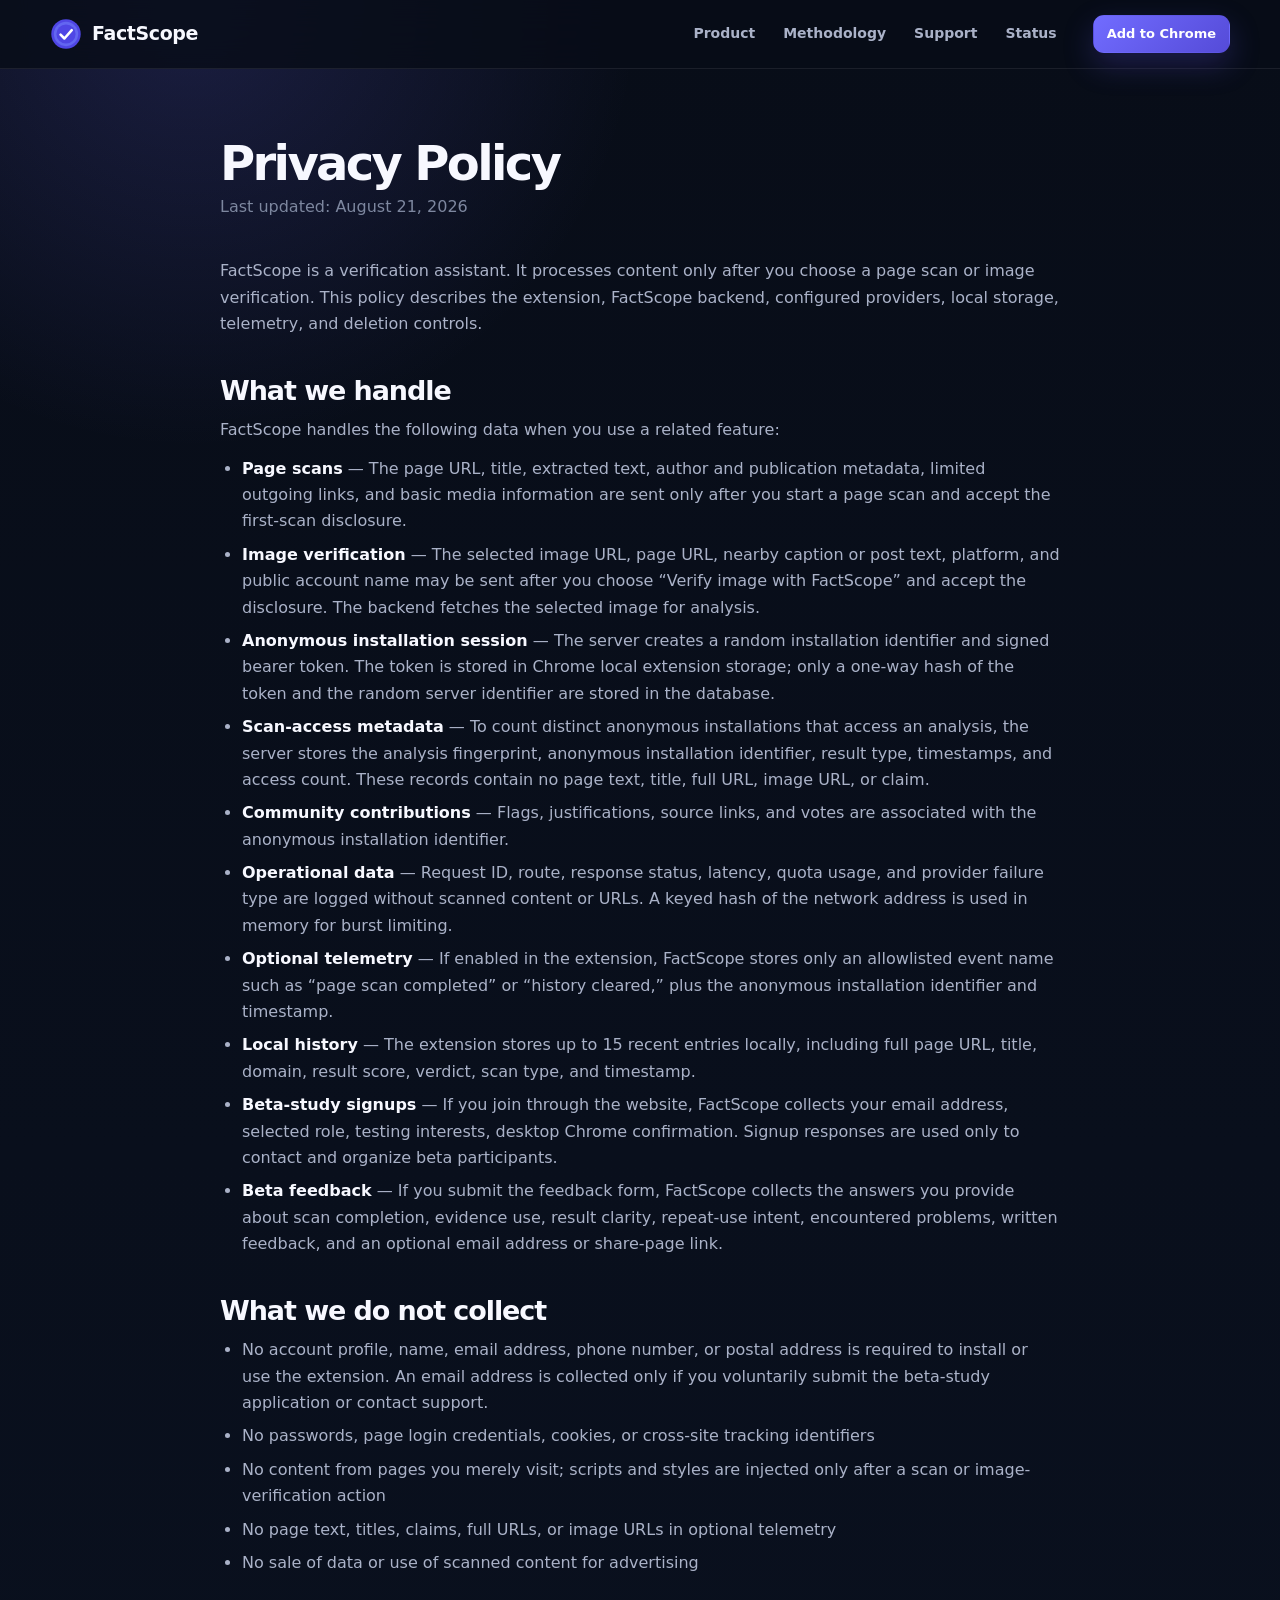
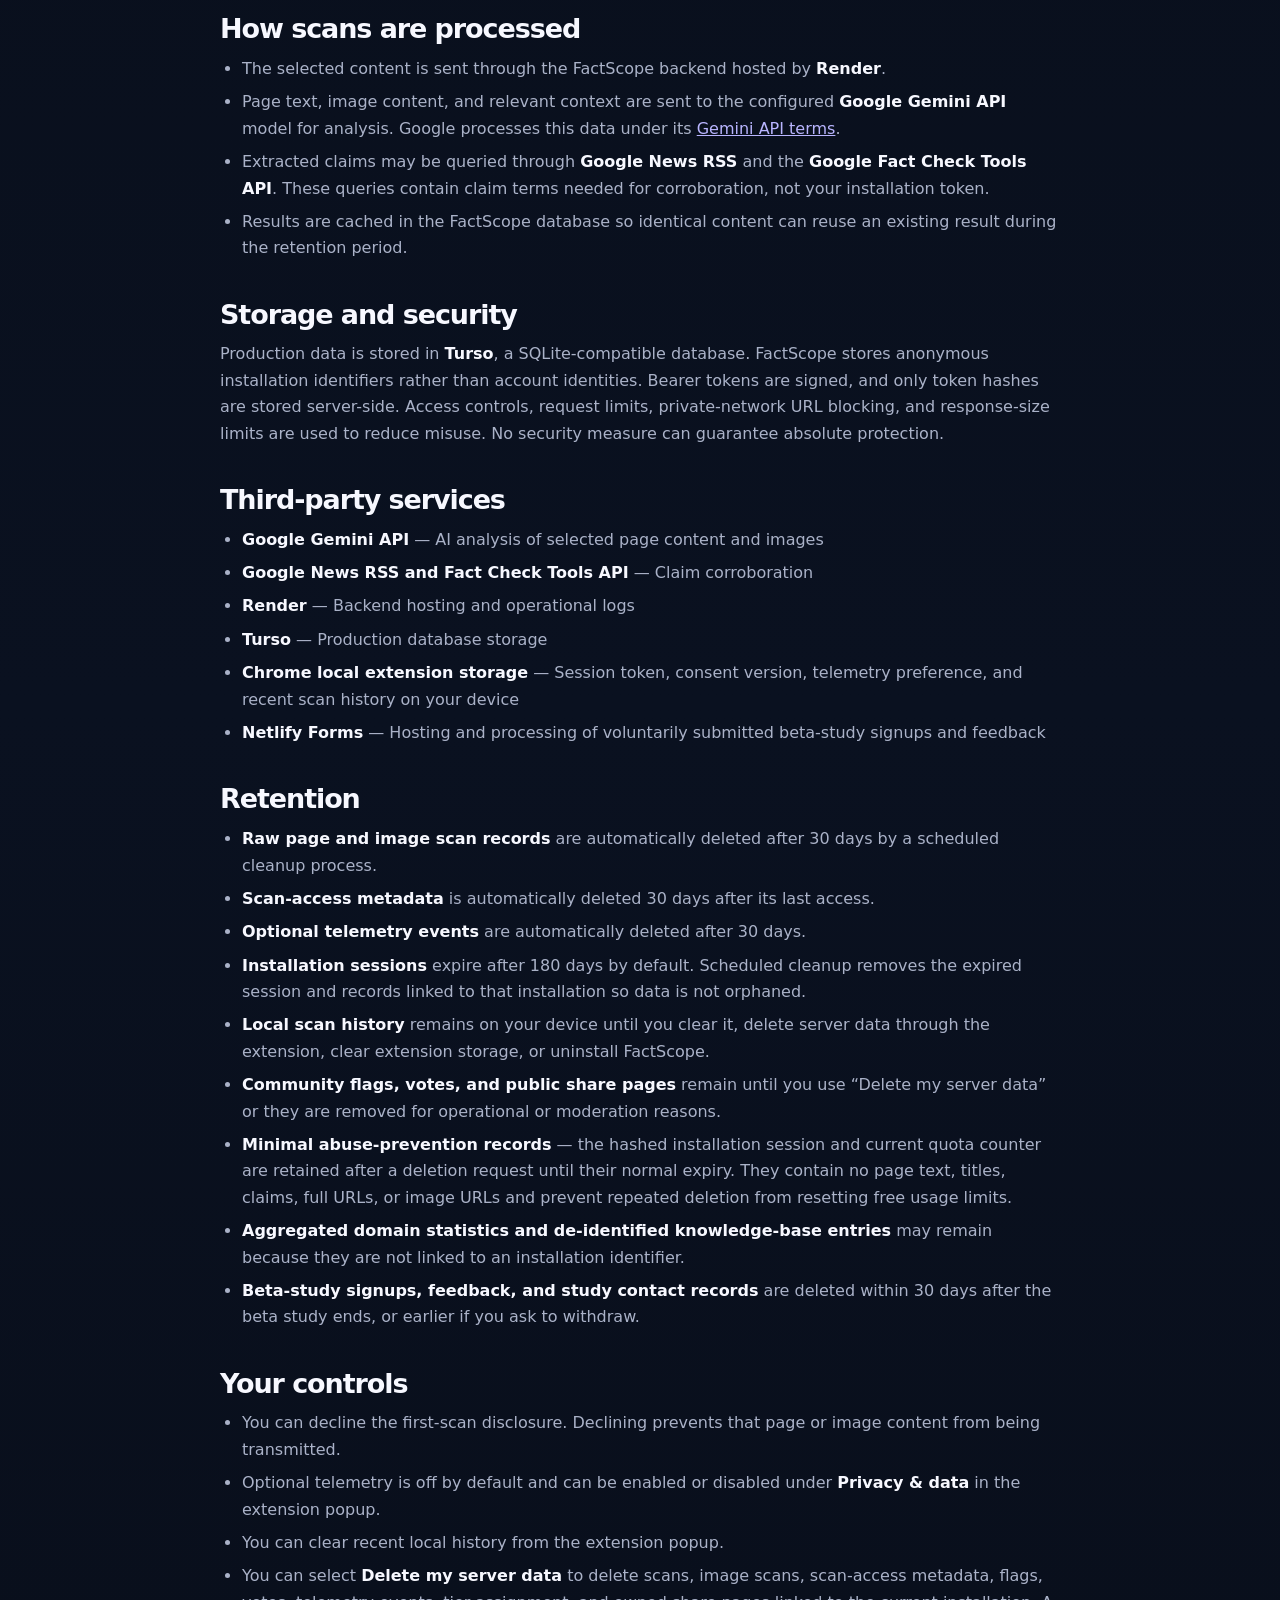
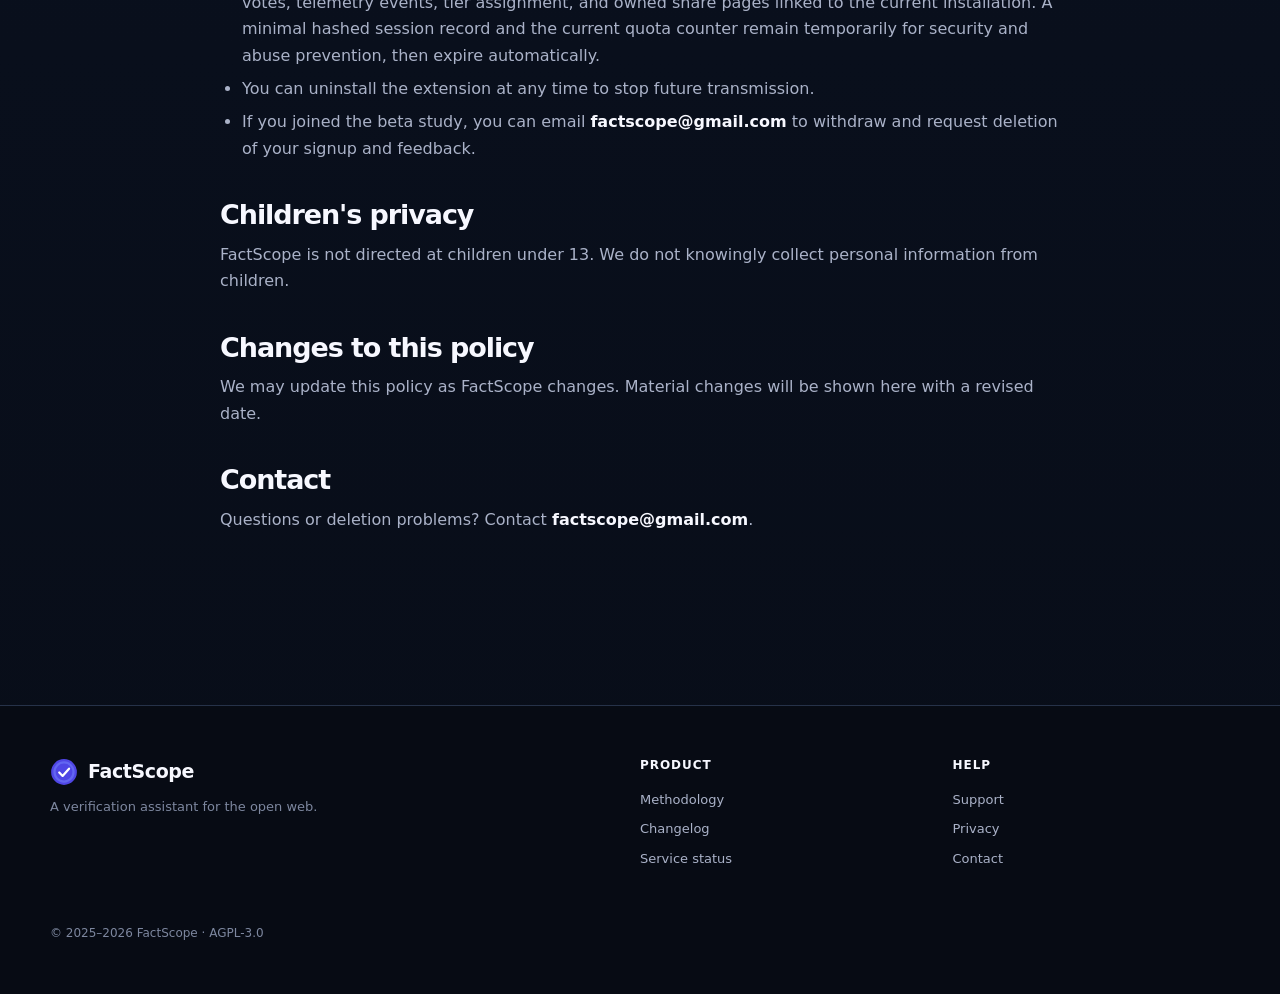
<file: frontend/site/privacy.html>
<!DOCTYPE html>
<html lang="en">
<head>
<meta charset="utf-8">
<meta name="viewport" content="width=device-width,initial-scale=1">
<title>Privacy Policy — FactScope</title>
<meta name="description" content="FactScope privacy policy. Learn what data we collect, how we use it, and your rights.">
<link rel="icon" href="assets/factscope-logo.svg" type="image/svg+xml">
<link rel="stylesheet" href="styles.css">
</head>
<body>

<header class="nav">
  <div class="nav-inner container">
    <a class="brand" href="index.html"><img src="assets/factscope-logo.svg" alt="" width="32" height="32"><span>FactScope</span></a>
    <button class="nav-toggle" type="button" aria-expanded="false" aria-controls="primary-nav">Menu</button>
    <nav class="nav-links" id="primary-nav" aria-label="Primary"><a href="index.html#product">Product</a><a href="methodology.html">Methodology</a><a href="support.html">Support</a><a href="status.html">Status</a></nav>
    <a class="btn btn-primary btn-small nav-install" href="https://chromewebstore.google.com/detail/cmmkbibkldbifbiefgebcecdakljejjd?utm_source=item-share-cb" target="_blank" rel="noopener noreferrer">Add to Chrome</a>
  </div>
</header>

<main class="policy">

  <h1>Privacy Policy</h1>
  <p class="updated">Last updated: August 21, 2026</p>

  <p>FactScope is a verification assistant. It processes content only after you choose a page scan or image verification. This policy describes the extension, FactScope backend, configured providers, local storage, telemetry, and deletion controls.</p>

  <h2>What we handle</h2>
  <p>FactScope handles the following data when you use a related feature:</p>
  <ul>
    <li><strong>Page scans</strong> &mdash; The page URL, title, extracted text, author and publication metadata, limited outgoing links, and basic media information are sent only after you start a page scan and accept the first-scan disclosure.</li>
    <li><strong>Image verification</strong> &mdash; The selected image URL, page URL, nearby caption or post text, platform, and public account name may be sent after you choose “Verify image with FactScope” and accept the disclosure. The backend fetches the selected image for analysis.</li>
    <li><strong>Anonymous installation session</strong> &mdash; The server creates a random installation identifier and signed bearer token. The token is stored in Chrome local extension storage; only a one-way hash of the token and the random server identifier are stored in the database.</li>
    <li><strong>Scan-access metadata</strong> &mdash; To count distinct anonymous installations that access an analysis, the server stores the analysis fingerprint, anonymous installation identifier, result type, timestamps, and access count. These records contain no page text, title, full URL, image URL, or claim.</li>
    <li><strong>Community contributions</strong> &mdash; Flags, justifications, source links, and votes are associated with the anonymous installation identifier.</li>
    <li><strong>Operational data</strong> &mdash; Request ID, route, response status, latency, quota usage, and provider failure type are logged without scanned content or URLs. A keyed hash of the network address is used in memory for burst limiting.</li>
    <li><strong>Optional telemetry</strong> &mdash; If enabled in the extension, FactScope stores only an allowlisted event name such as “page scan completed” or “history cleared,” plus the anonymous installation identifier and timestamp.</li>
    <li><strong>Local history</strong> &mdash; The extension stores up to 15 recent entries locally, including full page URL, title, domain, result score, verdict, scan type, and timestamp.</li>
    <li><strong>Beta-study signups</strong> &mdash; If you join through the website, FactScope collects your email address, selected role, testing interests, desktop Chrome confirmation. Signup responses are used only to contact and organize beta participants.</li>
    <li><strong>Beta feedback</strong> &mdash; If you submit the feedback form, FactScope collects the answers you provide about scan completion, evidence use, result clarity, repeat-use intent, encountered problems, written feedback, and an optional email address or share-page link.</li>
  </ul>

  <h2>What we do not collect</h2>
  <ul>
    <li>No account profile, name, email address, phone number, or postal address is required to install or use the extension. An email address is collected only if you voluntarily submit the beta-study application or contact support.</li>
    <li>No passwords, page login credentials, cookies, or cross-site tracking identifiers</li>
    <li>No content from pages you merely visit; scripts and styles are injected only after a scan or image-verification action</li>
    <li>No page text, titles, claims, full URLs, or image URLs in optional telemetry</li>
    <li>No sale of data or use of scanned content for advertising</li>
  </ul>

  <h2>How scans are processed</h2>
  <ul>
    <li>The selected content is sent through the FactScope backend hosted by <strong>Render</strong>.</li>
    <li>Page text, image content, and relevant context are sent to the configured <strong>Google Gemini API</strong> model for analysis. Google processes this data under its <a href="https://ai.google.dev/gemini-api/terms" target="_blank" rel="noopener noreferrer">Gemini API terms</a>.</li>
    <li>Extracted claims may be queried through <strong>Google News RSS</strong> and the <strong>Google Fact Check Tools API</strong>. These queries contain claim terms needed for corroboration, not your installation token.</li>
    <li>Results are cached in the FactScope database so identical content can reuse an existing result during the retention period.</li>
  </ul>

  <h2>Storage and security</h2>
  <p>Production data is stored in <strong>Turso</strong>, a SQLite-compatible database. FactScope stores anonymous installation identifiers rather than account identities. Bearer tokens are signed, and only token hashes are stored server-side. Access controls, request limits, private-network URL blocking, and response-size limits are used to reduce misuse. No security measure can guarantee absolute protection.</p>

  <h2>Third-party services</h2>
  <ul>
    <li><strong>Google Gemini API</strong> &mdash; AI analysis of selected page content and images</li>
    <li><strong>Google News RSS and Fact Check Tools API</strong> &mdash; Claim corroboration</li>
    <li><strong>Render</strong> &mdash; Backend hosting and operational logs</li>
    <li><strong>Turso</strong> &mdash; Production database storage</li>
    <li><strong>Chrome local extension storage</strong> &mdash; Session token, consent version, telemetry preference, and recent scan history on your device</li>
    <li><strong>Netlify Forms</strong> &mdash; Hosting and processing of voluntarily submitted beta-study signups and feedback</li>
  </ul>

  <h2>Retention</h2>
  <ul>
    <li><strong>Raw page and image scan records</strong> are automatically deleted after 30 days by a scheduled cleanup process.</li>
    <li><strong>Scan-access metadata</strong> is automatically deleted 30 days after its last access.</li>
    <li><strong>Optional telemetry events</strong> are automatically deleted after 30 days.</li>
    <li><strong>Installation sessions</strong> expire after 180 days by default. Scheduled cleanup removes the expired session and records linked to that installation so data is not orphaned.</li>
    <li><strong>Local scan history</strong> remains on your device until you clear it, delete server data through the extension, clear extension storage, or uninstall FactScope.</li>
    <li><strong>Community flags, votes, and public share pages</strong> remain until you use &ldquo;Delete my server data&rdquo; or they are removed for operational or moderation reasons.</li>
    <li><strong>Minimal abuse-prevention records</strong> &mdash; the hashed installation session and current quota counter are retained after a deletion request until their normal expiry. They contain no page text, titles, claims, full URLs, or image URLs and prevent repeated deletion from resetting free usage limits.</li>
    <li><strong>Aggregated domain statistics and de-identified knowledge-base entries</strong> may remain because they are not linked to an installation identifier.</li>
    <li><strong>Beta-study signups, feedback, and study contact records</strong> are deleted within 30 days after the beta study ends, or earlier if you ask to withdraw.</li>
  </ul>

  <h2>Your controls</h2>
  <ul>
    <li>You can decline the first-scan disclosure. Declining prevents that page or image content from being transmitted.</li>
    <li>Optional telemetry is off by default and can be enabled or disabled under <strong>Privacy &amp; data</strong> in the extension popup.</li>
    <li>You can clear recent local history from the extension popup.</li>
    <li>You can select <strong>Delete my server data</strong> to delete scans, image scans, scan-access metadata, flags, votes, telemetry events, tier assignment, and owned share pages linked to the current installation. A minimal hashed session record and the current quota counter remain temporarily for security and abuse prevention, then expire automatically.</li>
    <li>You can uninstall the extension at any time to stop future transmission.</li>
    <li>If you joined the beta study, you can email <strong>factscope@gmail.com</strong> to withdraw and request deletion of your signup and feedback.</li>
  </ul>

  <h2>Children's privacy</h2>
  <p>FactScope is not directed at children under 13. We do not knowingly collect personal information from children.</p>

  <h2>Changes to this policy</h2>
  <p>We may update this policy as FactScope changes. Material changes will be shown here with a revised date.</p>

  <h2>Contact</h2>
  <p>Questions or deletion problems? Contact <strong>factscope@gmail.com</strong>.</p>

</main>

<footer class="footer"><div class="container footer-grid"><div><a class="brand" href="index.html"><img src="assets/factscope-logo.svg" alt="" width="28" height="28"><span>FactScope</span></a><p>A verification assistant for the open web.</p></div><div><strong>Product</strong><a href="methodology.html">Methodology</a><a href="changelog.html">Changelog</a><a href="status.html">Service status</a></div><div><strong>Help</strong><a href="support.html">Support</a><a href="privacy.html">Privacy</a><a href="mailto:factscope@gmail.com">Contact</a></div><p class="footer-copy">© 2025–2026 FactScope · AGPL-3.0</p></div></footer>
<script src="site.js"></script>

</body>
</html>
</file>
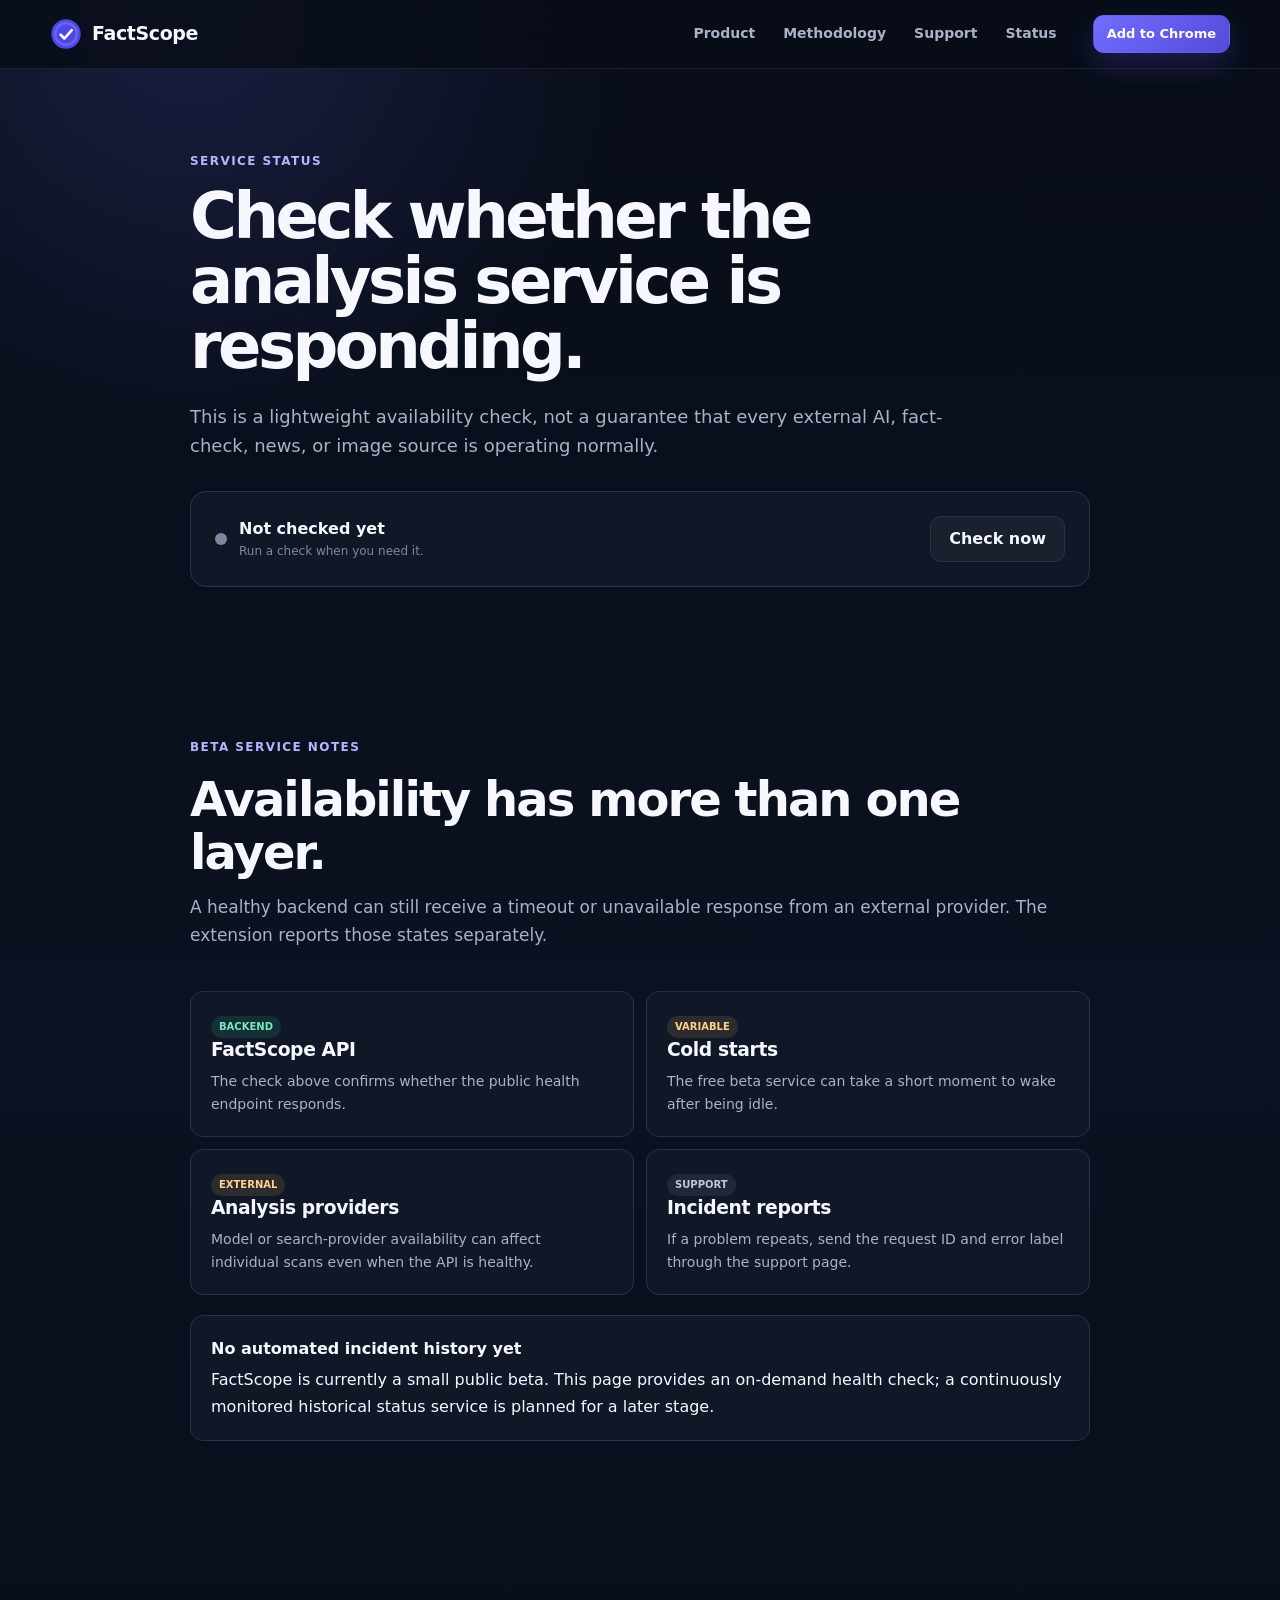
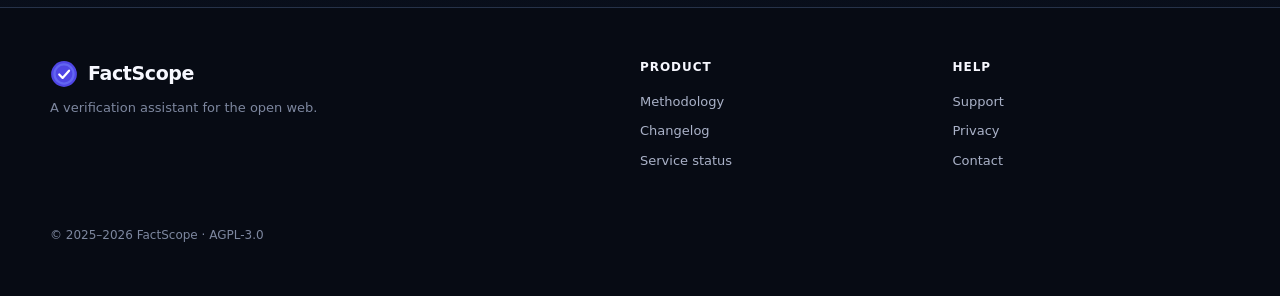
<file: frontend/site/status.html>
<!DOCTYPE html><html lang="en"><head><meta charset="utf-8"><meta name="viewport" content="width=device-width,initial-scale=1"><title>Service Status — FactScope</title><meta name="description" content="Check whether the FactScope analysis service is responding and review known beta limitations."><link rel="icon" href="assets/factscope-logo.svg" type="image/svg+xml"><link rel="stylesheet" href="styles.css"></head><body class="status-page">
<header class="nav"><div class="nav-inner container"><a class="brand" href="index.html"><img src="assets/factscope-logo.svg" alt="" width="32" height="32"><span>FactScope</span></a><button class="nav-toggle" type="button" aria-expanded="false" aria-controls="primary-nav">Menu</button><nav class="nav-links" id="primary-nav" aria-label="Primary"><a href="index.html#product">Product</a><a href="methodology.html">Methodology</a><a href="support.html">Support</a><a href="status.html" aria-current="page">Status</a></nav><a class="btn btn-primary btn-small nav-install" href="https://chromewebstore.google.com/detail/cmmkbibkldbifbiefgebcecdakljejjd?utm_source=item-share-cb" target="_blank" rel="noopener noreferrer">Add to Chrome</a></div></header>
<main><section class="page-hero"><div class="container"><span class="eyebrow">Service status</span><h1>Check whether the analysis service is responding.</h1><p>This is a lightweight availability check, not a guarantee that every external AI, fact-check, news, or image source is operating normally.</p><div class="status-hero-card"><div class="status-indicator" data-api-status role="status" aria-live="polite"><i></i><div><strong>Not checked yet</strong><span>Run a check when you need it.</span></div></div><button class="btn btn-secondary" type="button" data-status-check>Check now</button></div></div></section>
<section class="section"><div class="container narrow-heading"><span class="eyebrow">Beta service notes</span><h2>Availability has more than one layer.</h2><p>A healthy backend can still receive a timeout or unavailable response from an external provider. The extension reports those states separately.</p></div><div class="container support-grid"><article class="status-card"><span class="label label-green">Backend</span><h3>FactScope API</h3><p>The check above confirms whether the public health endpoint responds.</p></article><article class="status-card"><span class="label label-amber">Variable</span><h3>Cold starts</h3><p>The free beta service can take a short moment to wake after being idle.</p></article><article class="status-card"><span class="label label-amber">External</span><h3>Analysis providers</h3><p>Model or search-provider availability can affect individual scans even when the API is healthy.</p></article><article class="status-card"><span class="label label-gray">Support</span><h3>Incident reports</h3><p>If a problem repeats, send the request ID and error label through the support page.</p></article></div><div class="container info-card"><strong>No automated incident history yet</strong><p>FactScope is currently a small public beta. This page provides an on-demand health check; a continuously monitored historical status service is planned for a later stage.</p></div></section></main>
<footer class="footer"><div class="container footer-grid"><div><a class="brand" href="index.html"><img src="assets/factscope-logo.svg" alt="" width="28" height="28"><span>FactScope</span></a><p>A verification assistant for the open web.</p></div><div><strong>Product</strong><a href="methodology.html">Methodology</a><a href="changelog.html">Changelog</a><a href="status.html">Service status</a></div><div><strong>Help</strong><a href="support.html">Support</a><a href="privacy.html">Privacy</a><a href="mailto:factscope@gmail.com">Contact</a></div><p class="footer-copy">© 2025–2026 FactScope · AGPL-3.0</p></div></footer><script src="site.js"></script></body></html>
</file>
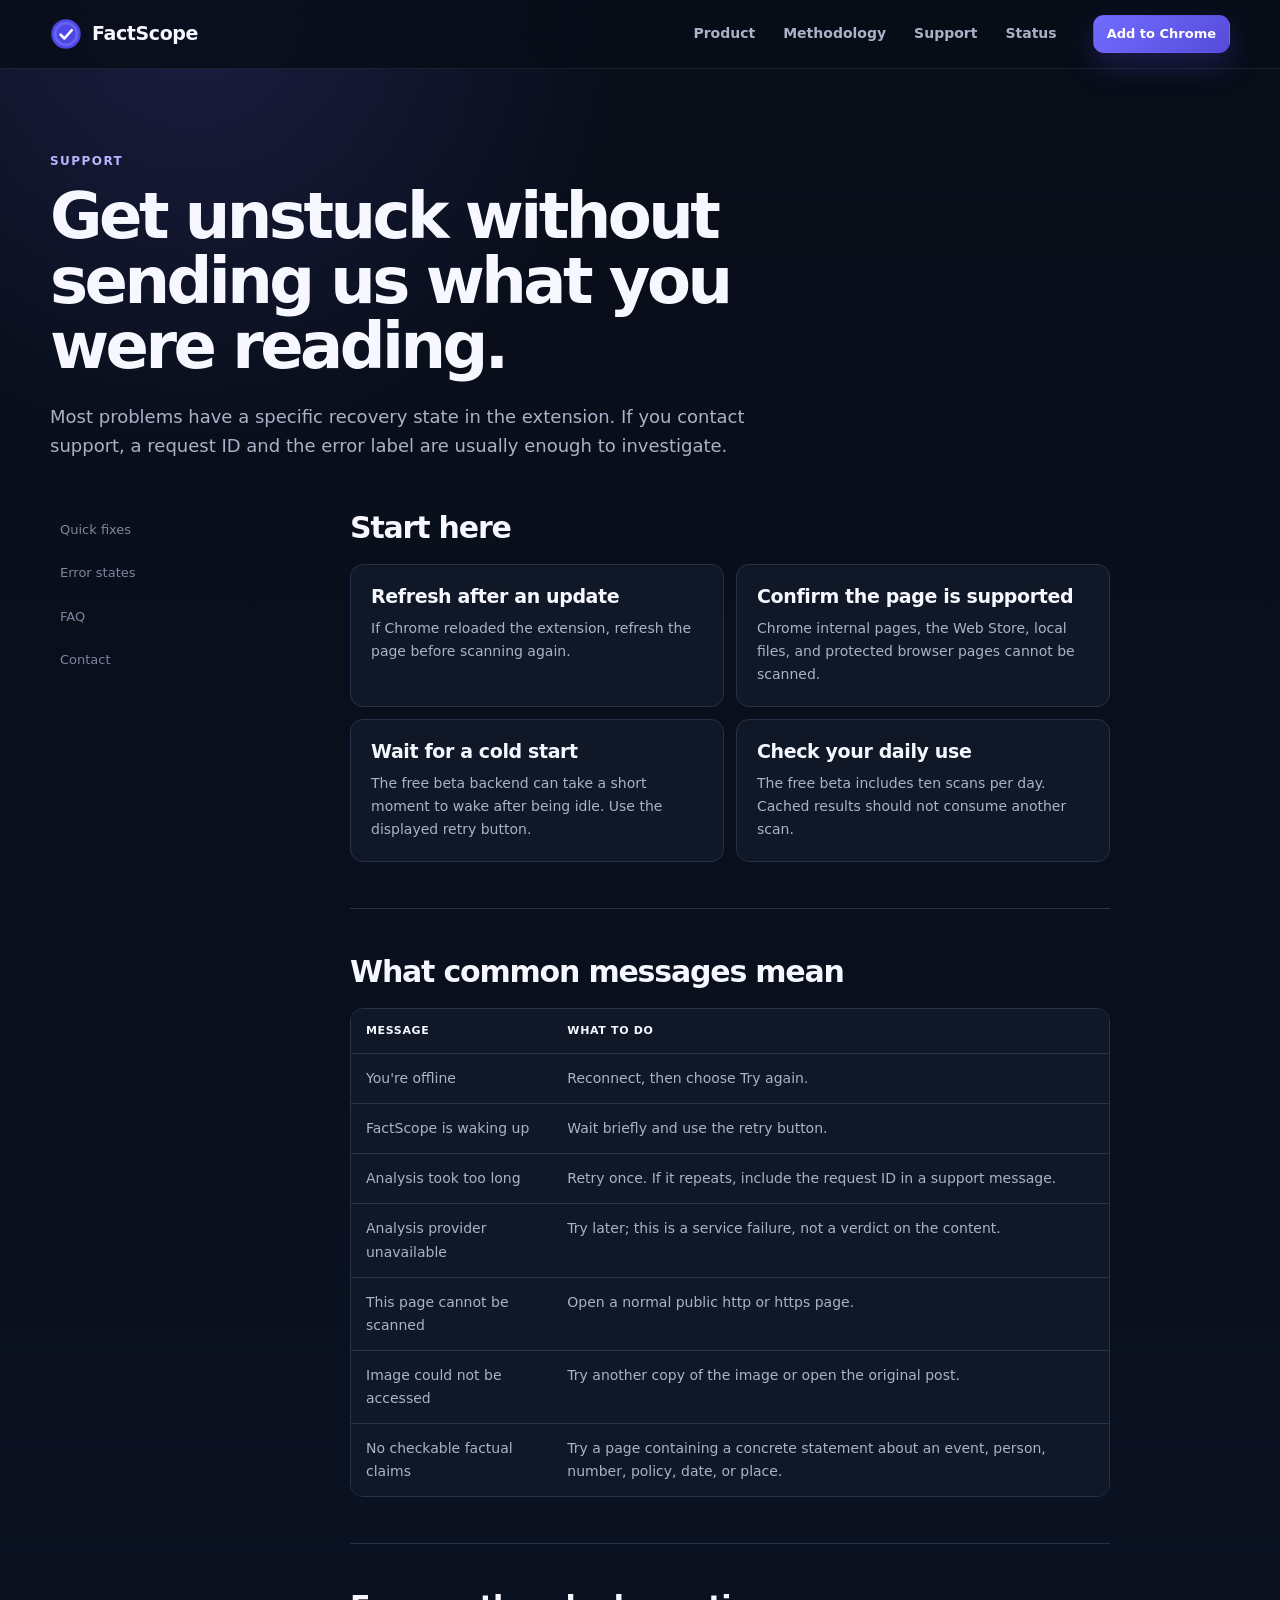
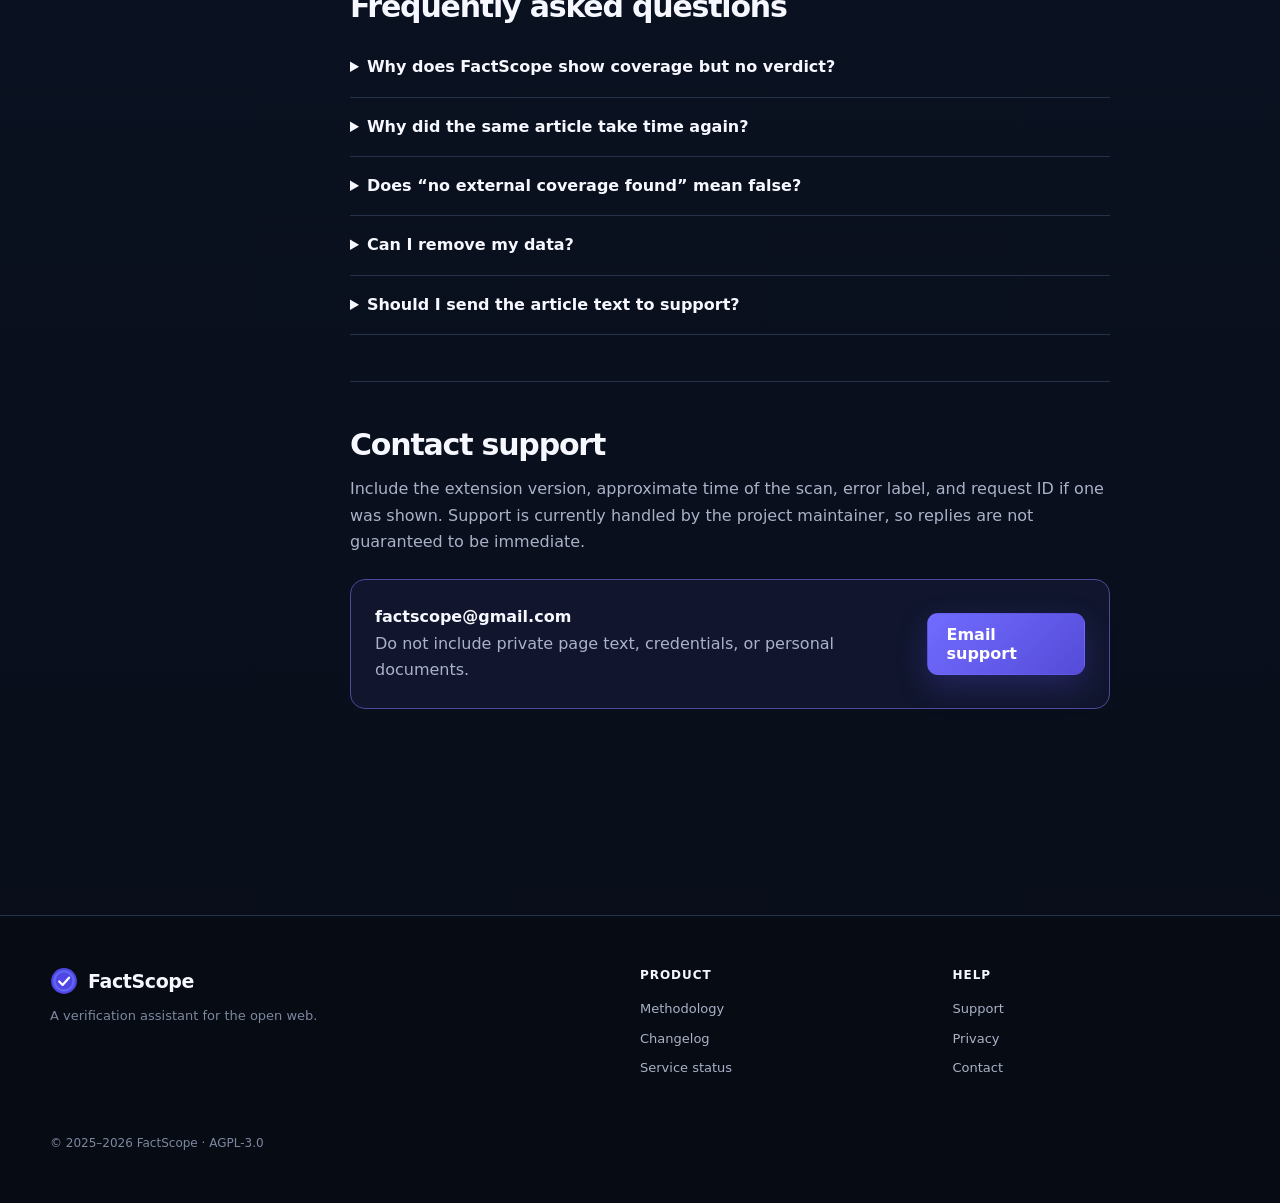
<file: frontend/site/support.html>
<!DOCTYPE html><html lang="en"><head><meta charset="utf-8"><meta name="viewport" content="width=device-width,initial-scale=1"><title>Support — FactScope</title><meta name="description" content="Get help with FactScope scans, image checks, privacy controls, and error states."><link rel="icon" href="assets/factscope-logo.svg" type="image/svg+xml"><link rel="stylesheet" href="styles.css"></head><body>
<header class="nav"><div class="nav-inner container"><a class="brand" href="index.html"><img src="assets/factscope-logo.svg" alt="" width="32" height="32"><span>FactScope</span></a><button class="nav-toggle" type="button" aria-expanded="false" aria-controls="primary-nav">Menu</button><nav class="nav-links" id="primary-nav" aria-label="Primary"><a href="index.html#product">Product</a><a href="methodology.html">Methodology</a><a href="support.html" aria-current="page">Support</a><a href="status.html">Status</a></nav><a class="btn btn-primary btn-small nav-install" href="https://chromewebstore.google.com/detail/cmmkbibkldbifbiefgebcecdakljejjd?utm_source=item-share-cb" target="_blank" rel="noopener noreferrer">Add to Chrome</a></div></header>
<main><section class="page-hero"><div class="container"><span class="eyebrow">Support</span><h1>Get unstuck without sending us what you were reading.</h1><p>Most problems have a specific recovery state in the extension. If you contact support, a request ID and the error label are usually enough to investigate.</p></div></section><div class="container content-layout"><nav class="side-nav" aria-label="On this page"><a href="#quick-fixes">Quick fixes</a><a href="#errors">Error states</a><a href="#faq">FAQ</a><a href="#contact">Contact</a></nav><div>
<section class="prose-section" id="quick-fixes"><h2>Start here</h2><div class="support-grid"><article class="support-card"><h3>Refresh after an update</h3><p>If Chrome reloaded the extension, refresh the page before scanning again.</p></article><article class="support-card"><h3>Confirm the page is supported</h3><p>Chrome internal pages, the Web Store, local files, and protected browser pages cannot be scanned.</p></article><article class="support-card"><h3>Wait for a cold start</h3><p>The free beta backend can take a short moment to wake after being idle. Use the displayed retry button.</p></article><article class="support-card"><h3>Check your daily use</h3><p>The free beta includes ten scans per day. Cached results should not consume another scan.</p></article></div></section>
<section class="prose-section" id="errors"><h2>What common messages mean</h2><div class="table-wrap"><table><thead><tr><th>Message</th><th>What to do</th></tr></thead><tbody><tr><td>You're offline</td><td>Reconnect, then choose Try again.</td></tr><tr><td>FactScope is waking up</td><td>Wait briefly and use the retry button.</td></tr><tr><td>Analysis took too long</td><td>Retry once. If it repeats, include the request ID in a support message.</td></tr><tr><td>Analysis provider unavailable</td><td>Try later; this is a service failure, not a verdict on the content.</td></tr><tr><td>This page cannot be scanned</td><td>Open a normal public http or https page.</td></tr><tr><td>Image could not be accessed</td><td>Try another copy of the image or open the original post.</td></tr><tr><td>No checkable factual claims</td><td>Try a page containing a concrete statement about an event, person, number, policy, date, or place.</td></tr></tbody></table></div></section>
<section class="prose-section faq" id="faq"><h2>Frequently asked questions</h2><details><summary>Why does FactScope show coverage but no verdict?</summary><p>Matching reporting can help investigate a claim without confirming every exact detail. FactScope reserves supported or contradicted findings for stronger, inspectable evidence.</p></details><details><summary>Why did the same article take time again?</summary><p>A cache can miss when the extracted content, canonical URL, or analysis version changed, or when the stored result expired. A genuine cache hit should return quickly and should not reduce the daily quota.</p></details><details><summary>Does “no external coverage found” mean false?</summary><p>No. It means FactScope did not find qualifying coverage during that scan. New, local, paywalled, or poorly indexed reporting may be missing.</p></details><details><summary>Can I remove my data?</summary><p>Yes. Open Privacy &amp; data in the extension to clear local history, disable optional telemetry, or delete installation-linked server data. See the privacy policy for temporary abuse-prevention records.</p></details><details><summary>Should I send the article text to support?</summary><p>No. Start with the error label, request ID, extension version, and whether it was a page or image scan. Do not send private or sensitive content.</p></details></section>
<section class="prose-section" id="contact"><h2>Contact support</h2><p>Include the extension version, approximate time of the scan, error label, and request ID if one was shown. Support is currently handled by the project maintainer, so replies are not guaranteed to be immediate.</p><div class="contact-box"><div><strong>factscope@gmail.com</strong><p>Do not include private page text, credentials, or personal documents.</p></div><a class="btn btn-primary" href="mailto:factscope@gmail.com?subject=FactScope%20support">Email support</a></div></section>
</div></div></main>
<footer class="footer"><div class="container footer-grid"><div><a class="brand" href="index.html"><img src="assets/factscope-logo.svg" alt="" width="28" height="28"><span>FactScope</span></a><p>A verification assistant for the open web.</p></div><div><strong>Product</strong><a href="methodology.html">Methodology</a><a href="changelog.html">Changelog</a><a href="status.html">Service status</a></div><div><strong>Help</strong><a href="support.html">Support</a><a href="privacy.html">Privacy</a><a href="mailto:factscope@gmail.com">Contact</a></div><p class="footer-copy">© 2025–2026 FactScope · AGPL-3.0</p></div></footer><script src="site.js"></script></body></html>
</file>
<file: styles.css>
:root {
  --bg: #0b1220;
  --bg2: #0a1020;
  --bg-alt: #0f1a2e;
  --card: rgba(255,255,255,0.05);
  --card-hover: rgba(255,255,255,0.08);
  --border: rgba(226,232,240,0.12);
  --border-accent: rgba(79,70,229,0.4);
  --text: #eaf0ff;
  --muted: rgba(234,240,255,0.7);
  --muted2: rgba(234,240,255,0.5);
  --accent: #4F46E5;
  --accent-light: #6366F1;
  --green: #10b981;
  --warn: #f59e0b;
  --danger: #ef4444;
  --radius: 16px;
  --radius-sm: 10px;
  --shadow: 0 16px 48px rgba(0,0,0,0.3);
}

*, *::before, *::after { box-sizing: border-box; margin: 0; padding: 0; }

html { scroll-behavior: smooth; scroll-padding-top: 80px; }

body {
  color: var(--text);
  font-family: "Inter","Segoe UI",system-ui,-apple-system,sans-serif;
  font-size: 20px;
  background:
    radial-gradient(ellipse 900px 500px at 10% 10%, rgba(79,70,229,0.25), transparent 60%),
    radial-gradient(ellipse 800px 500px at 85% 5%, rgba(16,185,129,0.15), transparent 55%),
    radial-gradient(ellipse 900px 500px at 50% 90%, rgba(245,158,11,0.08), transparent 55%),
    linear-gradient(180deg, var(--bg), var(--bg2));
  background-attachment: fixed;
  min-height: 100vh;
  line-height: 1.6;
  -webkit-font-smoothing: antialiased;
}

a { color: inherit; text-decoration: none; }
img, svg { display: block; }

.container-wide {
  width: 100%;
  margin: 0 auto;
  padding: 0 60px;
}

/* ═══ Nav ═══════════════════════════════════════════════════════════════ */

.nav {
  position: sticky;
  top: 0;
  z-index: 100;
  backdrop-filter: blur(16px);
  -webkit-backdrop-filter: blur(16px);
  background: rgba(10,16,32,0.7);
  border-bottom: 1px solid var(--border);
}

.nav-inner {
  display: flex;
  align-items: center;
  gap: 20px;
  height: 72px;
}

.brand {
  display: flex;
  align-items: center;
  gap: 12px;
  font-weight: 800;
  font-size: 28px;
  letter-spacing: -0.02em;
  flex-shrink: 0;
}

.brand-logo { flex-shrink: 0; }

.nav-links {
  margin-left: auto;
  display: flex;
  align-items: center;
  gap: 6px;
}

.nav-links a {
  padding: 10px 18px;
  border-radius: 999px;
  color: var(--muted);
  font-weight: 600;
  font-size: 23px;
  transition: color 0.15s, background 0.15s;
}

.nav-links a:hover {
  color: var(--text);
  background: rgba(255,255,255,0.06);
}

/* ═══ Buttons ══════════════════════════════════════════════════════════ */

.btn {
  display: inline-flex;
  align-items: center;
  justify-content: center;
  gap: 10px;
  padding: 12px 24px;
  border-radius: var(--radius-sm);
  border: 1px solid transparent;
  font-weight: 700;
  font-size: 20px;
  cursor: pointer;
  transition: transform 0.1s, box-shadow 0.15s, background 0.15s, opacity 0.15s;
  white-space: nowrap;
}

.btn:hover { transform: translateY(-1px); }
.btn:active { transform: translateY(0); }

.btn-primary {
  background: linear-gradient(135deg, var(--accent), #3730a3);
  color: #fff;
  box-shadow: 0 8px 24px rgba(79,70,229,0.3);
}
.btn-primary:hover { box-shadow: 0 12px 32px rgba(79,70,229,0.4); }

.btn-ghost {
  background: rgba(255,255,255,0.04);
  border-color: var(--border);
  color: var(--text);
}
.btn-ghost:hover { background: rgba(255,255,255,0.08); }

.btn-sm { padding: 10px 20px; font-size: 20px; }
.btn-lg { padding: 16px 32px; font-size: 20px; }

/* ═══ Hero ══════════════════════════════════════════════════════════════ */

.hero {
  padding: 100px 0 80px;
}

.hero-grid {
  display: grid;
  grid-template-columns: 1.1fr 0.9fr;
  gap: 60px;
  align-items: center;
}

.hero-text { max-width: none; }

.kicker {
  display: inline-flex;
  align-items: center;
  gap: 10px;
  padding: 8px 18px;
  border-radius: 999px;
  border: 1px solid var(--border);
  background: rgba(255,255,255,0.03);
  color: var(--muted);
  font-weight: 600;
  font-size: 18px;
  margin-bottom: 24px;
}

.kicker-dot {
  width: 10px;
  height: 10px;
  border-radius: 50%;
  background: var(--accent);
  box-shadow: 0 0 0 4px rgba(79,70,229,0.2);
}

h1 {
  font-size: clamp(42px, 5vw, 68px);
  line-height: 1.08;
  letter-spacing: -0.04em;
  margin-bottom: 20px;
}

.subhead {
  color: var(--muted);
  font-size: 22px;
  line-height: 1.65;
  margin-bottom: 32px;
}

.cta-row {
  display: flex;
  gap: 14px;
  align-items: center;
  flex-wrap: wrap;
  margin-bottom: 24px;
}

.meta-row {
  display: flex;
  gap: 24px;
  flex-wrap: wrap;
  color: var(--muted2);
  font-size: 18px;
  font-weight: 500;
}

/* ═══ Hero Panel (mock result) ═════════════════════════════════════════ */

.hero-panel {
  border: 1px solid var(--border);
  background: rgba(255,255,255,0.04);
  border-radius: var(--radius);
  box-shadow: var(--shadow);
  overflow: hidden;
}

.panel-chrome {
  display: flex;
  align-items: center;
  gap: 10px;
  padding: 14px 18px;
  background: rgba(0,0,0,0.2);
  border-bottom: 1px solid var(--border);
}

.dot-row { display: flex; gap: 6px; }

.win-dot {
  width: 12px;
  height: 12px;
  border-radius: 50%;
  background: rgba(255,255,255,0.15);
}

.addr-bar {
  flex: 1;
  padding: 8px 14px;
  border-radius: 999px;
  border: 1px solid var(--border);
  background: rgba(0,0,0,0.15);
  color: var(--muted2);
  font-size: 16px;
  overflow: hidden;
  text-overflow: ellipsis;
  white-space: nowrap;
}

.panel-body { padding: 20px; }

.mock-result {
  border: 1px solid var(--border);
  background: rgba(255,255,255,0.03);
  border-radius: 12px;
  padding: 20px;
}

.mock-header {
  display: flex;
  align-items: center;
  gap: 10px;
  margin-bottom: 14px;
  font-size: 18px;
}

.mock-pill {
  margin-left: auto;
  padding: 6px 14px;
  border-radius: 999px;
  font-size: 16px;
  font-weight: 800;
}

.mock-pill-green {
  color: #d1fae5;
  border: 1px solid rgba(16,185,129,0.4);
  background: rgba(16,185,129,0.15);
}

.mock-explanation {
  color: var(--muted);
  font-size: 18px;
  line-height: 1.6;
  margin-bottom: 16px;
}

.mock-evidence { display: flex; flex-direction: column; gap: 8px; }

.ev-item {
  font-size: 17px;
  padding: 8px 12px;
  border-radius: 8px;
  background: rgba(255,255,255,0.03);
  border: 1px solid var(--border);
}

.ev-green { color: #86efac; }
.ev-blue { color: #93c5fd; }

/* ═══ Sections ═════════════════════════════════════════════════════════ */

.section {
  padding: 100px 0;
}

.section-alt {
  background: rgba(255,255,255,0.015);
  border-top: 1px solid var(--border);
  border-bottom: 1px solid var(--border);
}

.section-header {
  text-align: center;
  margin-bottom: 56px;
}

.section-header h2 {
  font-size: clamp(28px, 3.5vw, 44px);
  letter-spacing: -0.03em;
  margin-bottom: 14px;
}

.section-sub {
  color: var(--muted);
  font-size: 21px;
  max-width: 80ch;
  margin: 0 auto;
}

/* ═══ Feature Cards ════════════════════════════════════════════════════ */

.grid-3 {
  display: grid;
  grid-template-columns: repeat(3, 1fr);
  gap: 24px;
}

.feature-card {
  border: 1px solid var(--border);
  background: var(--card);
  border-radius: var(--radius);
  padding: 32px 28px;
  transition: background 0.2s, border-color 0.2s, transform 0.2s;
}

.feature-card:hover {
  background: var(--card-hover);
  border-color: var(--border-accent);
  transform: translateY(-2px);
}

.feature-icon {
  font-size: 38px;
  margin-bottom: 16px;
  line-height: 1;
}

.feature-card h3 {
  font-size: 24px;
  letter-spacing: -0.02em;
  margin-bottom: 10px;
}

.feature-card p {
  color: var(--muted);
  font-size: 19px;
  line-height: 1.65;
}

/* ═══ Steps ════════════════════════════════════════════════════════════ */

.steps-grid {
  display: flex;
  align-items: center;
  justify-content: center;
  gap: 28px;
}

.step-card {
  flex: 1;
  border: 1px solid var(--border);
  background: var(--card);
  border-radius: var(--radius);
  padding: 36px 28px;
  text-align: center;
}

.step-number {
  width: 56px;
  height: 56px;
  border-radius: 50%;
  background: linear-gradient(135deg, var(--accent), #3730a3);
  color: #fff;
  font-weight: 900;
  font-size: 26px;
  display: inline-flex;
  align-items: center;
  justify-content: center;
  margin: 0 auto 18px;
}

.step-card h3 {
  font-size: 24px;
  margin-bottom: 10px;
}

.step-card p {
  color: var(--muted);
  font-size: 19px;
  line-height: 1.65;
}

.step-arrow {
  font-size: 34px;
  color: var(--muted2);
  flex-shrink: 0;
}

/* ═══ Free Banner ═════════════════════════════════════════════════════ */

.free-banner-content {
  text-align: center;
}

.free-banner-content h2 {
  font-size: clamp(28px, 3.5vw, 44px);
  letter-spacing: -0.03em;
  margin-bottom: 14px;
}

.free-badge-large {
  display: inline-block;
  padding: 8px 28px;
  border-radius: 999px;
  background: linear-gradient(135deg, var(--accent), #3730a3);
  color: #fff;
  font-size: 20px;
  font-weight: 800;
  text-transform: uppercase;
  letter-spacing: 0.06em;
  margin-bottom: 24px;
}

.free-highlights {
  display: grid;
  grid-template-columns: repeat(3, 1fr);
  gap: 24px;
  margin-top: 48px;
  text-align: left;
}

.free-highlight-item {
  display: flex;
  align-items: flex-start;
  gap: 16px;
  border: 1px solid var(--border);
  background: var(--card);
  border-radius: var(--radius);
  padding: 28px 24px;
  transition: background 0.2s, border-color 0.2s;
}

.free-highlight-item:hover {
  background: var(--card-hover);
  border-color: var(--border-accent);
}

.free-highlight-icon {
  font-size: 32px;
  line-height: 1;
  flex-shrink: 0;
}

.free-highlight-item strong {
  display: block;
  font-size: 20px;
  margin-bottom: 4px;
}

.free-highlight-item span {
  color: var(--muted);
  font-size: 17px;
  line-height: 1.5;
}

/* ═══ CTA Banner ═══════════════════════════════════════════════════════ */

.cta-banner {
  text-align: center;
  padding: 20px 0;
}

.cta-banner h2 {
  font-size: 38px;
  letter-spacing: -0.03em;
  margin-bottom: 12px;
}

.cta-banner p {
  color: var(--muted);
  font-size: 21px;
  margin-bottom: 28px;
}

/* ═══ Footer ═══════════════════════════════════════════════════════════ */

.footer {
  padding: 36px 0 44px;
  border-top: 1px solid var(--border);
}

.footer-inner {
  display: flex;
  align-items: center;
  flex-wrap: wrap;
  gap: 20px;
}

.footer-brand {
  display: flex;
  align-items: center;
  gap: 10px;
  font-weight: 700;
  font-size: 20px;
}

.footer-links {
  margin-left: auto;
  display: flex;
  gap: 24px;
}

.footer-links a {
  color: var(--muted);
  font-size: 18px;
  font-weight: 600;
  transition: color 0.15s;
}

.footer-links a:hover { color: var(--text); }

.footer-copy {
  width: 100%;
  color: var(--muted2);
  font-size: 16px;
  margin-top: 8px;
}

/* ═══ Responsive ═══════════════════════════════════════════════════════ */

@media (max-width: 960px) {
  .container-wide { padding: 0 24px; }
  .hero { padding: 48px 0 40px; }
  .hero-grid { grid-template-columns: 1fr; gap: 32px; }
  .hero-text { max-width: none; }
  .grid-3 { grid-template-columns: 1fr 1fr; }
  .steps-grid { flex-direction: column; }
  .step-arrow { transform: rotate(90deg); }
  .free-highlights { grid-template-columns: 1fr; }
  .nav-links { display: none; }
  .section { padding: 60px 0; }
  .footer-inner { flex-direction: column; align-items: flex-start; gap: 12px; }
  .footer-links { margin-left: 0; }
}

@media (max-width: 600px) {
  body { font-size: 16px; }
  .container-wide { padding: 0 16px; }

  .nav-inner { height: 56px; gap: 10px; }
  .brand { font-size: 20px; gap: 8px; }
  .brand-logo { width: 26px; height: 26px; }
  .btn-sm { padding: 8px 14px; font-size: 14px; }

  .hero { padding: 32px 0 28px; }
  .hero-panel { display: none; }

  h1 { font-size: 28px; margin-bottom: 14px; }
  .kicker { font-size: 13px; padding: 6px 12px; margin-bottom: 16px; }
  .subhead { font-size: 16px; margin-bottom: 24px; }
  .meta-row { font-size: 13px; gap: 12px; }

  .cta-row { flex-direction: column; gap: 10px; }
  .btn-lg { padding: 14px 24px; font-size: 16px; width: 100%; }
  .btn-ghost { width: 100%; font-size: 15px; }

  .section { padding: 40px 0; }
  .section-header { margin-bottom: 28px; }
  .section-header h2 { font-size: 24px; }
  .section-sub { font-size: 16px; }

  .grid-3 { grid-template-columns: 1fr; gap: 14px; }
  .feature-card { padding: 22px 18px; }
  .feature-icon { font-size: 28px; margin-bottom: 10px; }
  .feature-card h3 { font-size: 18px; }
  .feature-card p { font-size: 15px; }

  .step-card { padding: 24px 18px; }
  .step-number { width: 44px; height: 44px; font-size: 20px; }
  .step-card h3 { font-size: 18px; }
  .step-card p { font-size: 15px; }
  .step-arrow { font-size: 24px; }

  .free-badge-large { font-size: 16px; padding: 6px 20px; margin-bottom: 16px; }
  .free-banner-content h2 { font-size: 22px; }
  .free-highlights { gap: 12px; }
  .free-highlight-item { padding: 18px 16px; gap: 12px; }
  .free-highlight-icon { font-size: 24px; }
  .free-highlight-item strong { font-size: 16px; }
  .free-highlight-item span { font-size: 14px; }

  .cta-banner h2 { font-size: 24px; }
  .cta-banner p { font-size: 16px; }

  .footer { padding: 24px 0 32px; }
  .footer-inner { flex-direction: column; align-items: flex-start; gap: 10px; }
  .footer-brand { font-size: 16px; }
  .footer-links { margin-left: 0; flex-wrap: wrap; gap: 14px; }
  .footer-links a { font-size: 14px; }
  .footer-copy { font-size: 13px; }
}

/* ═══ Animations ═══════════════════════════════════════════════════════ */

@keyframes fadeUp {
  from { opacity: 0; transform: translateY(20px); }
  to { opacity: 1; transform: translateY(0); }
}

.hero-text { animation: fadeUp 0.5s ease-out; }
.hero-panel { animation: fadeUp 0.5s ease-out 0.15s both; }
</file>
<file: frontend/site/styles.css>
:root{--ink:#f7f8ff;--muted:#aab2c8;--dim:#7d879f;--bg:#080d18;--surface:#101827;--surface2:#151f31;--line:#263249;--brand:#716cff;--brand2:#9b8cff;--green:#37d399;--amber:#f6bd60;--red:#fb7185;--max:1180px;--radius:18px;--shadow:0 28px 70px rgba(0,0,0,.35)}
*{box-sizing:border-box;margin:0;padding:0}html{scroll-behavior:smooth;scroll-padding-top:80px}body{min-height:100vh;background:radial-gradient(circle at 15% 0,rgba(113,108,255,.18),transparent 28rem),linear-gradient(180deg,#080d18 0,#0a1120 55%,#080d18 100%);color:var(--ink);font-family:Inter,"Segoe UI",system-ui,-apple-system,sans-serif;font-size:16px;line-height:1.65;-webkit-font-smoothing:antialiased}a{color:inherit;text-decoration:none}button,input,textarea{font:inherit}img{display:block;max-width:100%}.container{width:min(var(--max),calc(100% - 40px));margin-inline:auto}.container-wide{width:min(var(--max),calc(100% - 40px));margin-inline:auto}.nav{position:sticky;top:0;z-index:20;border-bottom:1px solid rgba(255,255,255,.08);background:rgba(8,13,24,.82);backdrop-filter:blur(18px)}.nav-inner{display:flex;align-items:center;min-height:68px;gap:24px}.brand{display:inline-flex;align-items:center;gap:10px;font-size:19px;font-weight:800;letter-spacing:-.02em}.brand img{flex:0 0 auto}.nav-links{display:flex;align-items:center;gap:4px;margin-left:auto}.nav-links a{padding:8px 12px;border-radius:9px;color:var(--muted);font-size:14px;font-weight:650}.nav-links a:hover,.nav-links a:focus-visible{background:rgba(255,255,255,.06);color:var(--ink)}.nav-toggle{display:none;border:1px solid var(--line);border-radius:9px;background:var(--surface);color:var(--ink);padding:7px 10px}.btn{display:inline-flex;align-items:center;justify-content:center;min-height:46px;padding:11px 18px;border:1px solid transparent;border-radius:11px;font-weight:750;line-height:1.2;cursor:pointer;transition:transform .15s,background .15s,border-color .15s}.btn:hover{transform:translateY(-1px)}.btn:focus-visible,a:focus-visible,button:focus-visible{outline:3px solid rgba(155,140,255,.45);outline-offset:3px}.btn-primary{background:linear-gradient(135deg,var(--brand),#554bd8);box-shadow:0 12px 30px rgba(85,75,216,.28);color:white}.btn-secondary{border-color:var(--line);background:rgba(255,255,255,.04);color:var(--ink)}.btn-light{background:white;color:#17152d}.btn-small{min-height:38px;padding:8px 13px;font-size:13px}.hero{padding:96px 0 72px}.hero-grid{display:grid;grid-template-columns:minmax(0,1.05fr) minmax(380px,.8fr);align-items:center;gap:70px}.eyebrow{display:inline-flex;align-items:center;gap:8px;margin-bottom:15px;color:#b8b4ff;font-size:12px;font-weight:800;letter-spacing:.12em;text-transform:uppercase}.live-dot{width:7px;height:7px;border-radius:50%;background:var(--green);box-shadow:0 0 0 5px rgba(55,211,153,.12)}h1{max-width:780px;margin-bottom:22px;font-size:clamp(42px,6vw,76px);letter-spacing:-.055em;line-height:1.02}h2{font-size:clamp(30px,4vw,48px);letter-spacing:-.04em;line-height:1.1}h3{letter-spacing:-.02em;line-height:1.25}.lead{max-width:720px;color:var(--muted);font-size:19px;line-height:1.7}.actions{display:flex;flex-wrap:wrap;gap:12px;margin-top:30px}.hero-facts{display:flex;flex-wrap:wrap;gap:18px;margin-top:22px;color:var(--dim);font-size:13px;list-style:none}.hero-facts li::before{content:"✓";margin-right:6px;color:var(--green)}.result-preview{padding:20px;border:1px solid #33415f;border-radius:22px;background:linear-gradient(150deg,rgba(24,35,55,.98),rgba(13,21,35,.98));box-shadow:var(--shadow);transform:rotate(1deg)}.preview-top{display:flex;align-items:center;justify-content:space-between;margin-bottom:22px}.preview-brand{display:flex;align-items:center;gap:8px;font-weight:800}.preview-chip{padding:4px 8px;border:1px solid var(--line);border-radius:999px;color:var(--muted);font-size:10px;text-transform:uppercase}.preview-kicker,.result-label{color:var(--dim);font-size:10px;font-weight:800;letter-spacing:.1em;text-transform:uppercase}.result-preview h2{margin:3px 0 5px;color:#d8d6ff;font-size:24px}.preview-meta{color:#c0c7d8;font-size:12px;font-weight:650}.preview-summary{margin:14px 0;color:var(--muted);font-size:14px}.preview-counts{display:grid;grid-template-columns:repeat(3,1fr);gap:7px}.preview-counts span{padding:8px;border:1px solid var(--line);border-radius:9px;color:var(--dim);font-size:9px;text-align:center}.preview-counts strong{display:block;color:var(--ink);font-size:16px}.preview-claim{display:flex;gap:10px;margin-top:12px;padding:11px;border:1px solid var(--line);border-radius:11px;background:rgba(255,255,255,.025)}.claim-index{display:grid;flex:0 0 22px;width:22px;height:22px;place-items:center;border-radius:6px;background:rgba(113,108,255,.2);color:#c7c4ff;font-size:11px;font-weight:800}.preview-claim strong,.preview-claim small,.preview-claim a{display:block}.preview-claim strong{font-size:12px}.preview-claim small{margin:3px 0;color:var(--amber);font-size:10px}.preview-claim a{color:#a9b9ff;font-size:10px}.preview-note{margin-top:11px;color:var(--dim);font-size:10px}.trust-strip{border-block:1px solid var(--line);background:rgba(255,255,255,.025)}.trust-grid{display:grid;grid-template-columns:repeat(3,1fr)}.trust-grid div{padding:25px 28px;border-right:1px solid var(--line)}.trust-grid div:last-child{border-right:0}.trust-grid strong,.trust-grid span{display:block}.trust-grid strong{font-size:14px}.trust-grid span{margin-top:3px;color:var(--dim);font-size:12px}.section{padding:96px 0}.section-alt{border-block:1px solid var(--line);background:rgba(255,255,255,.018)}.narrow-heading{max-width:780px;margin-bottom:42px}.narrow-heading h2{margin-bottom:14px}.narrow-heading p,.section-copy{color:var(--muted);font-size:17px}.demo-shell{overflow:hidden;border:1px solid var(--line);border-radius:22px;background:var(--surface);box-shadow:var(--shadow)}.demo-tabs{display:flex;gap:5px;padding:10px;border-bottom:1px solid var(--line);background:#0d1422}.demo-tabs button{padding:9px 14px;border:0;border-radius:9px;background:transparent;color:var(--muted);cursor:pointer;font-size:13px;font-weight:700}.demo-tabs button[aria-selected="true"]{background:var(--brand);color:white}.demo-stage{padding:30px}.demo-panel{display:grid;grid-template-columns:minmax(0,1.3fr) minmax(260px,.7fr);gap:24px}.demo-panel[hidden]{display:none}.demo-result,.demo-explain{padding:24px;border:1px solid var(--line);border-radius:15px;background:#0c1422}.demo-result h3{margin:5px 0 8px;font-size:24px}.demo-result>p,.demo-explain p{color:var(--muted)}.demo-claim{display:flex;gap:12px;margin-top:13px;padding:13px;border:1px solid var(--line);border-radius:11px;background:var(--surface2)}.demo-claim b{display:grid;flex:0 0 24px;width:24px;height:24px;place-items:center;border-radius:6px;background:rgba(113,108,255,.18);color:#c6c2ff;font-size:11px}.demo-claim strong,.demo-claim span,.demo-claim a{display:block}.demo-claim strong{font-size:13px}.demo-claim span{margin:3px 0;color:var(--amber);font-size:11px}.demo-claim a{color:#aab7ff;font-size:11px}.demo-claim.muted{opacity:.75}.demo-explain h3{margin-bottom:12px}.demo-explain ol{padding-left:20px;color:var(--muted)}.demo-explain li+li{margin-top:8px}.mini-grid{display:grid;grid-template-columns:1fr 1fr;gap:10px;margin-top:18px}.mini-grid div{padding:14px;border:1px solid var(--line);border-radius:10px}.mini-grid small,.mini-grid strong{display:block}.mini-grid small{color:var(--dim)}.mini-grid strong{margin-top:5px;font-size:13px}.recovery-card{text-align:center}.recovery-icon{display:block;font-size:32px;color:var(--amber)}.recovery-card .btn{margin-top:18px;opacity:.65}.feature-grid{display:grid;grid-template-columns:repeat(2,1fr);gap:16px}.feature-card{position:relative;min-height:225px;padding:30px;border:1px solid var(--line);border-radius:var(--radius);background:linear-gradient(145deg,rgba(21,31,49,.95),rgba(13,21,35,.95))}.feature-number{color:#7773e9;font-size:12px;font-weight:800}.feature-card h3{margin:32px 0 9px;font-size:22px}.feature-card p{color:var(--muted)}.split-section{display:grid;grid-template-columns:1fr 1fr;gap:80px;align-items:start}.split-section h2{margin-bottom:16px}.text-link{display:inline-block;margin-top:16px;color:#b7b3ff;font-weight:700}.process-list{display:grid;gap:12px;list-style:none}.process-list li{display:flex;gap:14px;padding:17px;border:1px solid var(--line);border-radius:13px;background:var(--surface)}.process-list>li>span{display:grid;flex:0 0 28px;width:28px;height:28px;place-items:center;border-radius:8px;background:rgba(113,108,255,.18);color:#cac7ff;font-size:12px;font-weight:800}.process-list p{margin-top:3px;color:var(--muted);font-size:14px}.callout-section{padding-top:20px}.callout{display:flex;align-items:center;justify-content:space-between;gap:30px;padding:42px;border-radius:24px;background:linear-gradient(130deg,#4c43c7,#7669ed)}.callout h2{max-width:760px;margin-bottom:10px;font-size:clamp(28px,4vw,44px)}.callout p{color:#e5e3ff}.footer{margin-top:70px;padding:50px 0;border-top:1px solid var(--line);background:#070b14}.footer-grid{display:grid;grid-template-columns:2fr 1fr 1fr;gap:35px}.footer-grid>div{display:flex;flex-direction:column;align-items:flex-start;gap:8px}.footer-grid>div>p{color:var(--dim);font-size:13px}.footer-grid>div>strong{margin-bottom:5px;font-size:12px;text-transform:uppercase;letter-spacing:.08em}.footer-grid>div>a:not(.brand){color:var(--muted);font-size:13px}.footer-copy{grid-column:1/-1;margin-top:20px;color:var(--dim);font-size:12px}.page-hero{padding:78px 0 50px}.page-hero .eyebrow{margin-bottom:12px}.page-hero h1{max-width:850px;font-size:clamp(38px,5vw,64px)}.page-hero p{max-width:760px;color:var(--muted);font-size:18px}.content-layout{display:grid;grid-template-columns:230px minmax(0,760px);gap:70px;align-items:start;padding-bottom:90px}.side-nav{position:sticky;top:95px;display:grid;gap:6px}.side-nav a{padding:8px 10px;border-radius:8px;color:var(--dim);font-size:13px}.side-nav a:hover{background:var(--surface);color:var(--ink)}.prose-section{scroll-margin-top:90px;padding:0 0 46px}.prose-section+.prose-section{padding-top:46px;border-top:1px solid var(--line)}.prose-section h2{margin-bottom:15px;font-size:30px}.prose-section h3{margin:24px 0 8px;font-size:19px}.prose-section p,.prose-section li{color:var(--muted)}.prose-section p+p{margin-top:13px}.prose-section ul,.prose-section ol{padding-left:21px}.prose-section li+li{margin-top:8px}.info-card{margin:20px 0;padding:20px;border:1px solid var(--line);border-radius:13px;background:var(--surface)}.info-card strong{display:block;margin-bottom:5px}.status-key,.method-grid,.support-grid{display:grid;grid-template-columns:repeat(2,1fr);gap:12px;margin-top:20px}.method-card,.support-card,.status-card{padding:20px;border:1px solid var(--line);border-radius:13px;background:var(--surface)}.method-card h3,.support-card h3,.status-card h3{margin:0 0 8px}.method-card p,.support-card p,.status-card p{color:var(--muted);font-size:14px}.label{display:inline-flex;padding:3px 8px;border-radius:999px;font-size:10px;font-weight:800;text-transform:uppercase}.label-green{background:rgba(55,211,153,.12);color:#79e8be}.label-amber{background:rgba(246,189,96,.12);color:#ffd28a}.label-gray{background:rgba(170,178,200,.1);color:#c0c7d8}.table-wrap{overflow-x:auto;margin-top:20px;border:1px solid var(--line);border-radius:13px}table{width:100%;border-collapse:collapse;background:var(--surface);font-size:14px}th,td{padding:13px 15px;border-bottom:1px solid var(--line);text-align:left;vertical-align:top}th{color:var(--ink);font-size:11px;text-transform:uppercase;letter-spacing:.06em}td{color:var(--muted)}tr:last-child td{border-bottom:0}.faq details{padding:16px 0;border-bottom:1px solid var(--line)}.faq summary{cursor:pointer;font-weight:750}.faq details p{padding-top:10px}.contact-box{display:flex;justify-content:space-between;align-items:center;gap:20px;margin-top:24px;padding:24px;border:1px solid #4e4a9b;border-radius:15px;background:rgba(113,108,255,.08)}.release{position:relative;padding:0 0 44px 28px;border-left:1px solid var(--line)}.release::before{content:"";position:absolute;left:-5px;top:5px;width:9px;height:9px;border-radius:50%;background:var(--brand)}.release h2{font-size:25px}.release time{display:block;margin:5px 0 14px;color:var(--dim);font-size:12px}.release ul{padding-left:18px;color:var(--muted)}.status-hero-card{display:flex;align-items:center;justify-content:space-between;gap:25px;margin-top:30px;padding:24px;border:1px solid var(--line);border-radius:16px;background:var(--surface)}.status-indicator{display:flex;align-items:center;gap:12px}.status-indicator i{width:12px;height:12px;border-radius:50%;background:var(--dim)}.status-indicator.checking i{background:var(--amber)}.status-indicator.available i{background:var(--green)}.status-indicator.unavailable i{background:var(--red)}.status-indicator strong,.status-indicator span{display:block}.status-indicator span{color:var(--dim);font-size:12px}.policy{max-width:880px;margin:0 auto;padding:70px 20px 90px}.policy h1{margin-bottom:6px;font-size:48px}.policy .updated{margin-bottom:38px;color:var(--dim)}.policy h2{margin:38px 0 12px;font-size:27px}.policy p,.policy li{color:var(--muted);font-size:16px}.policy p{margin-bottom:12px}.policy ul{padding-left:22px}.policy li+li{margin-top:7px}.policy strong{color:var(--ink)}.policy a{color:#b9b5ff;text-decoration:underline}.skip-link{position:absolute;left:-999px;top:8px}.skip-link:focus{left:8px;z-index:100;padding:8px;background:white;color:black}
@media(max-width:900px){.hero-grid{grid-template-columns:1fr;gap:45px}.result-preview{max-width:620px;transform:none}.trust-grid{grid-template-columns:1fr}.trust-grid div{border-right:0;border-bottom:1px solid var(--line)}.trust-grid div:last-child{border-bottom:0}.split-section{grid-template-columns:1fr;gap:40px}.content-layout{grid-template-columns:1fr}.side-nav{position:static;display:flex;flex-wrap:wrap}.demo-panel{grid-template-columns:1fr}.footer-grid{grid-template-columns:1fr 1fr}.footer-grid>div:first-child{grid-column:1/-1}}
@media(max-width:720px){.container,.container-wide{width:min(100% - 28px,var(--max))}.nav-inner{min-height:60px}.nav-toggle{display:block;margin-left:auto}.nav-links{position:absolute;display:none;top:60px;left:14px;right:14px;flex-direction:column;align-items:stretch;padding:10px;border:1px solid var(--line);border-radius:12px;background:#0c1321;box-shadow:var(--shadow)}.nav-links.open{display:flex}.nav-install{display:none}.hero{padding:58px 0 48px}.hero-grid{grid-template-columns:1fr}.hero h1{font-size:43px}.lead{font-size:17px}.actions{align-items:stretch;flex-direction:column}.hero-facts{gap:10px}.section{padding:66px 0}.demo-stage{padding:14px}.demo-tabs{overflow-x:auto}.demo-tabs button{white-space:nowrap}.preview-counts{grid-template-columns:1fr 1fr 1fr}.feature-grid,.status-key,.method-grid,.support-grid,.mini-grid{grid-template-columns:1fr}.feature-card{min-height:0}.callout{align-items:flex-start;flex-direction:column;padding:28px}.footer-grid{grid-template-columns:1fr}.footer-grid>div:first-child{grid-column:auto}.content-layout{gap:30px}.page-hero{padding:52px 0 34px}.contact-box,.status-hero-card{align-items:flex-start;flex-direction:column}.policy{padding-top:45px}.policy h1{font-size:36px}}
@media(prefers-reduced-motion:reduce){html{scroll-behavior:auto}.btn{transition:none}}
/* Status page alignment */
.status-page .page-hero > .container,
.status-page .section > .narrow-heading,
.status-page .section > .support-grid,
.status-page .section > .info-card {
  width: min(900px, calc(100% - 40px));
  margin-inline: auto;
}
.status-page .section > .narrow-heading { max-width: 900px; }
.status-page .status-hero-card { width: 100%; }
.status-page .status-indicator { flex: 1; min-width: 0; }
.status-page .status-indicator > div { min-width: 0; }
.status-page .status-indicator span { overflow-wrap: anywhere; }
.status-page [data-status-check] { flex: 0 0 auto; }
.status-page .section > .info-card { margin-block: 20px 0; }
@media (max-width:720px) {
  .status-page .page-hero > .container,
  .status-page .section > .narrow-heading,
  .status-page .section > .support-grid,
  .status-page .section > .info-card { width: min(100% - 28px, 900px); }
  .status-page [data-status-check] { width: 100%; }
  .status-page .status-indicator { align-items: flex-start; width: 100%; }
}
.beta-study-grid{display:grid;grid-template-columns:minmax(0,.9fr) minmax(360px,.7fr);gap:70px;align-items:start}.beta-study-copy h2{margin-bottom:16px}.beta-study-facts{display:grid;gap:9px;margin:25px 0 20px;padding:0;list-style:none}.beta-study-facts li{position:relative;padding-left:26px;color:var(--muted)}.beta-study-facts li::before{content:"✓";position:absolute;left:0;color:var(--green);font-weight:800}.beta-study-privacy{color:var(--dim);font-size:13px}.beta-study-privacy a{color:#b9b5ff;text-decoration:underline}.beta-study-form{display:grid;gap:16px;padding:28px;border:1px solid #3d4970;border-radius:18px;background:linear-gradient(145deg,rgba(21,31,49,.98),rgba(12,20,34,.98));box-shadow:var(--shadow)}.form-heading h3{font-size:22px}.form-heading p,.form-note{color:var(--dim);font-size:12px}.beta-study-form>label{display:grid;gap:6px;color:var(--muted);font-size:13px;font-weight:700}.beta-study-form input[type="email"],.beta-study-form select{width:100%;min-height:44px;padding:9px 11px;border:1px solid var(--line);border-radius:9px;background:#0a1220;color:var(--ink)}.beta-study-form input[type="email"]:focus,.beta-study-form select:focus{outline:3px solid rgba(155,140,255,.3);border-color:var(--brand2)}.beta-study-form fieldset{display:grid;gap:8px;padding:0;border:0}.beta-study-form legend{margin-bottom:6px;color:var(--muted);font-size:13px;font-weight:700}.beta-study-form .check-row{display:flex;grid-template-columns:none;align-items:flex-start;gap:9px;color:var(--muted);font-size:13px;font-weight:500}.check-row input{flex:0 0 auto;width:16px;height:16px;margin-top:3px;accent-color:var(--brand)}.beta-study-form .btn{width:100%;margin-top:2px}.form-honeypot{position:absolute;left:-9999px}@media(max-width:900px){.beta-study-grid{grid-template-columns:1fr;gap:40px}.beta-study-form{max-width:620px}}

.beta-form-actions{display:grid;gap:10px}
.beta-feedback-shell{max-width:760px}
.beta-study-form input[type="url"],.beta-study-form input[type="number"],.beta-study-form textarea{width:100%;padding:9px 11px;border:1px solid var(--line);border-radius:9px;background:#0a1220;color:var(--ink)}
.beta-study-form input[type="url"],.beta-study-form input[type="number"]{min-height:44px}
.beta-study-form textarea{min-height:130px;resize:vertical}
.beta-study-form input[type="url"]:focus,.beta-study-form input[type="number"]:focus,.beta-study-form textarea:focus{outline:3px solid rgba(155,140,255,.3);border-color:var(--brand2)}
.beta-number-grid{display:grid;grid-template-columns:1fr 1fr;gap:12px}
.beta-number-grid label{display:grid;gap:6px;color:var(--muted);font-size:13px;font-weight:700}
@media(max-width:600px){.beta-number-grid{grid-template-columns:1fr}}
</file>
<file: frontend/popup/popup.css>
:root {
  --bg: #f5f7fb;
  --card: #ffffff;
  --text: #0f172a;
  --muted: #5f6b7a;
  --accent: #2563eb;
  --accent-2: #10b981;
  --border: #e2e8f0;
  --shadow: 0 12px 38px rgba(15, 23, 42, 0.12);
  --radius: 14px;
}

* {
  box-sizing: border-box;
}

body {
  font-family: "Inter", "Segoe UI", system-ui, -apple-system, sans-serif;
  margin: 0;
  padding: 14px;
  width: 320px;
  background: radial-gradient(circle at 10% 10%, rgba(37, 99, 235, 0.08), transparent 20%),
    radial-gradient(circle at 90% 20%, rgba(16, 185, 129, 0.1), transparent 20%),
    var(--bg);
  color: var(--text);
  font-size: 14px;
  font-style: normal;
  font-weight: 400;
  line-height: 1.4;
  font-synthesis: none;
  letter-spacing: normal;
  text-align: left;
  text-transform: none;
}

.card {
  background: var(--card);
  border: 1px solid var(--border);
  border-radius: var(--radius);
  padding: 16px;
  box-shadow: var(--shadow);
}

.brand-text h1 {
  margin: 2px 0 0;
  font-size: 18px;
  line-height: 1.15;
}

p {
  margin: 0;
}

.brand-row {
  display: flex;
  align-items: center;
  gap: 10px;
}

.logo-dot {
  width: 38px;
  height: 38px;
  display: grid;
  place-items: center;
  flex-shrink: 0;
}

.eyebrow {
  font-size: 12px;
  text-transform: uppercase;
  letter-spacing: 0.04em;
  color: var(--muted);
}

.tagline {
  margin: 12px 0 14px;
  font-size: 14px;
  color: var(--muted);
  line-height: 1.4;
}


button {
  width: 100%;
  background: linear-gradient(135deg, var(--accent), #1d4ed8);
  color: white;
  border: none;
  border-radius: 10px;
  padding: 12px;
  cursor: pointer;
  font-weight: 700;
  font-size: 14px;
  letter-spacing: 0.01em;
  box-shadow: 0 10px 20px rgba(37, 99, 235, 0.25);
  transition: transform 0.08s ease, box-shadow 0.12s ease;
}

button:hover {
  transform: translateY(-1px);
  box-shadow: 0 12px 22px rgba(37, 99, 235, 0.28);
}

button:active {
  transform: translateY(0);
}

.hint {
  margin-top: 12px;
  font-size: 13px;
  color: var(--muted);
  line-height: 1.4;
}

.hint.error {
  color: #b91c1c;
}

.beta-badge {
  margin-left: auto;
  padding: 4px 7px;
  border-radius: 999px;
  background: #ecfdf5;
  color: #047857;
  font-size: 9px;
  font-weight: 800;
  letter-spacing: 0.05em;
  text-transform: uppercase;
}

.onboarding {
  margin-top: 16px;
}

.onboarding-kicker,
.example-label {
  color: var(--accent);
  font-size: 10px;
  font-weight: 800;
  letter-spacing: 0.06em;
  text-transform: uppercase;
}

.onboarding h2 {
  margin: 5px 0 8px;
  font-size: 21px;
  line-height: 1.18;
}

.onboarding-intro {
  color: var(--muted);
  font-size: 12px;
  line-height: 1.5;
}

.onboarding-steps {
  display: grid;
  gap: 10px;
  margin: 15px 0;
  padding: 0;
  list-style: none;
}

.onboarding-steps li {
  display: grid;
  grid-template-columns: 26px 1fr;
  gap: 9px;
  align-items: start;
}

.onboarding-steps li > span {
  display: grid;
  width: 24px;
  height: 24px;
  place-items: center;
  border-radius: 8px;
  background: #eef2ff;
  color: #4338ca;
  font-size: 11px;
  font-weight: 800;
}

.onboarding-steps div,
.example-card {
  display: flex;
  flex-direction: column;
  gap: 3px;
}

.onboarding-steps strong {
  font-size: 12px;
}

.onboarding-steps small,
.example-card small {
  color: var(--muted);
  font-size: 10px;
  line-height: 1.45;
}

.example-verification {
  margin: 0 0 13px;
  border: 1px solid var(--border);
  border-radius: 10px;
  background: var(--bg);
}

.example-verification summary {
  padding: 9px 10px;
  cursor: pointer;
  color: #334155;
  font-size: 11px;
  font-weight: 750;
}

.example-card {
  margin: 0 8px 8px;
  padding: 10px;
  border-radius: 8px;
  background: white;
}

.example-card > strong {
  font-size: 12px;
  line-height: 1.4;
}

.example-status {
  color: #0369a1;
  font-size: 11px;
  font-weight: 800;
}

.example-sources {
  display: flex;
  flex-wrap: wrap;
  gap: 5px;
  margin: 2px 0;
}

.example-sources span {
  padding: 3px 6px;
  border-radius: 999px;
  background: #eff6ff;
  color: #1d4ed8;
  font-size: 9px;
  font-weight: 700;
}

button.secondary-button {
  margin-top: 7px;
  border: 1px solid var(--border);
  background: white;
  color: #334155;
  box-shadow: none;
}

button.secondary-button:hover {
  background: var(--bg);
  box-shadow: none;
}

button:disabled {
  cursor: wait;
  opacity: 0.65;
  transform: none;
}

.onboarding-note {
  margin-top: 10px;
  color: var(--muted);
  font-size: 10px;
  text-align: center;
}
/* ── Scan history ────────────────────────────────────────────────── */

#history-section {
  display: none;
  margin-top: 14px;
  border-top: 1px solid var(--border);
  padding-top: 10px;
}

.history-header {
  display: flex;
  align-items: center;
  justify-content: space-between;
  margin-bottom: 8px;
}

.history-title {
  font-size: 11px;
  font-weight: 700;
  text-transform: uppercase;
  letter-spacing: 0.05em;
  color: var(--muted);
}

.clear-btn {
  all: unset;
  font-size: 11px;
  color: var(--muted);
  cursor: pointer;
  padding: 2px 6px;
  border-radius: 4px;
  transition: background 0.15s;
  width: auto;
  background: none;
  box-shadow: none;
  font-weight: 500;
}

.clear-btn:hover {
  background: var(--border);
  transform: none;
  box-shadow: none;
}

#history-list {
  max-height: 260px;
  overflow-y: auto;
  display: flex;
  flex-direction: column;
  gap: 4px;
}

.history-item {
  display: flex;
  align-items: center;
  gap: 10px;
  padding: 8px;
  border-radius: 8px;
  cursor: pointer;
  transition: background 0.12s;
}

.history-item:hover {
  background: var(--bg);
}

.history-score {
  width: 34px;
  height: 34px;
  min-width: 34px;
  border-radius: 50%;
  border: 2.5px solid;
  display: grid;
  place-items: center;
  font-size: 12px;
  font-weight: 800;
  line-height: 1;
}

.history-info {
  display: flex;
  flex-direction: column;
  gap: 2px;
  min-width: 0;
}

.history-item-title {
  font-size: 13px;
  font-weight: 600;
  color: var(--text);
  white-space: nowrap;
  overflow: hidden;
  text-overflow: ellipsis;
}

.history-meta {
  font-size: 11px;
  color: var(--muted);
  white-space: nowrap;
  overflow: hidden;
  text-overflow: ellipsis;
}

/* ── Usage bar & tier ──────────────────────────────────────────── */

.usage-bar {
  margin-bottom: 12px;
}

.usage-row {
  display: flex;
  align-items: center;
  justify-content: space-between;
  margin-bottom: 5px;
}

.tier-badge {
  font-size: 10px;
  font-weight: 700;
  text-transform: uppercase;
  letter-spacing: 0.06em;
  padding: 2px 8px;
  border-radius: 6px;
  background: #e0e7ff;
  color: #4338ca;
}

.tier-badge.standard {
  background: #d1fae5;
  color: #065f46;
}

.tier-badge.premium {
  background: #fef3c7;
  color: #92400e;
}

.usage-text {
  font-size: 12px;
  color: var(--muted);
  font-weight: 600;
}

.progress-track {
  height: 5px;
  background: var(--border);
  border-radius: 4px;
  overflow: hidden;
}

.progress-fill {
  height: 100%;
  border-radius: 4px;
  background: var(--accent-2);
  transition: width 0.3s ease, background 0.3s ease;
}

.progress-fill.warning {
  background: #f59e0b;
}

.progress-fill.danger {
  background: #ef4444;
}

.privacy-settings {
  margin-top: 14px;
  padding-top: 10px;
  border-top: 1px solid var(--border);
}

.privacy-settings summary {
  color: var(--muted);
  cursor: pointer;
  font-size: 12px;
  font-weight: 700;
}

.setting-row {
  display: flex;
  align-items: flex-start;
  justify-content: space-between;
  gap: 12px;
  margin: 12px 0;
}

.setting-row span {
  display: flex;
  flex-direction: column;
  gap: 3px;
}

.setting-row strong {
  font-size: 12px;
}

.setting-row small {
  color: var(--muted);
  font-size: 10px;
  line-height: 1.4;
}

.setting-row input {
  margin-top: 3px;
}

button.danger-outline {
  background: transparent;
  border: 1px solid #dc2626;
  color: #b91c1c;
  font-size: 11px;
  padding: 8px 10px;
}

button.danger-outline:hover {
  background: #fef2f2;
}

.privacy-status {
  color: var(--muted);
  font-size: 11px;
  line-height: 1.4;
  margin: 8px 0 0;
}

.privacy-status.error {
  color: #b91c1c;
}

.privacy-link {
  color: var(--accent);
  display: inline-block;
  font-size: 11px;
  margin-top: 8px;
}

/* Developer-only evaluation export styles (disabled in production).
.evaluation-section {
  margin-top: 14px;
  padding-top: 12px;
  border-top: 1px solid var(--border);
}

.evaluation-heading {
  display: flex;
  align-items: center;
  justify-content: space-between;
  gap: 8px;
  font-size: 12px;
  font-weight: 800;
}

.developer-badge {
  padding: 2px 6px;
  border-radius: 6px;
  background: #fef3c7;
  color: #92400e;
  font-size: 9px;
  text-transform: uppercase;
  letter-spacing: 0.04em;
}

.evaluation-warning,
.evaluation-count {
  margin-top: 8px;
  color: var(--muted);
  font-size: 10px;
  line-height: 1.45;
}

.evaluation-count {
  color: var(--text);
  font-weight: 700;
}

.evaluation-list {
  max-height: 170px;
  margin-top: 8px;
  overflow-y: auto;
}

.evaluation-item {
  display: grid;
  grid-template-columns: 1fr auto;
  gap: 6px;
  padding: 7px 0;
  border-top: 1px solid var(--border);
}

.evaluation-item-info {
  min-width: 0;
}

.evaluation-publisher,
.evaluation-meta {
  display: block;
  overflow: hidden;
  text-overflow: ellipsis;
  white-space: nowrap;
}

.evaluation-publisher {
  font-size: 11px;
  font-weight: 700;
}

.evaluation-meta {
  margin-top: 2px;
  color: var(--muted);
  font-size: 9px;
}

button.evaluation-remove,
button.text-action {
  width: auto;
  padding: 3px 6px;
  background: transparent;
  color: #b91c1c;
  box-shadow: none;
  font-size: 10px;
}

button.evaluation-remove:hover,
button.text-action:hover {
  background: #fef2f2;
  box-shadow: none;
  transform: none;
}

.evaluation-actions {
  display: flex;
  gap: 6px;
  margin-top: 8px;
}

.evaluation-actions button {
  padding: 8px;
  font-size: 11px;
}

.evaluation-actions .secondary-action {
  background: transparent;
  border: 1px solid var(--border);
  color: var(--text);
  box-shadow: none;
}

button.text-action {
  margin-top: 6px;
}
*/
/* Keep beta labels optically centered in Chrome's compact popup. */
.beta-badge,
.tier-badge {
  display: inline-flex;
  align-items: center;
  justify-content: center;
  flex: 0 0 auto;
  line-height: 1;
  text-align: center;
  white-space: nowrap;
}
.beta-badge {
  align-self: center;
  min-height: 22px;
  padding: 0 8px;
}
.tier-badge { min-height: 20px; }
</file>
